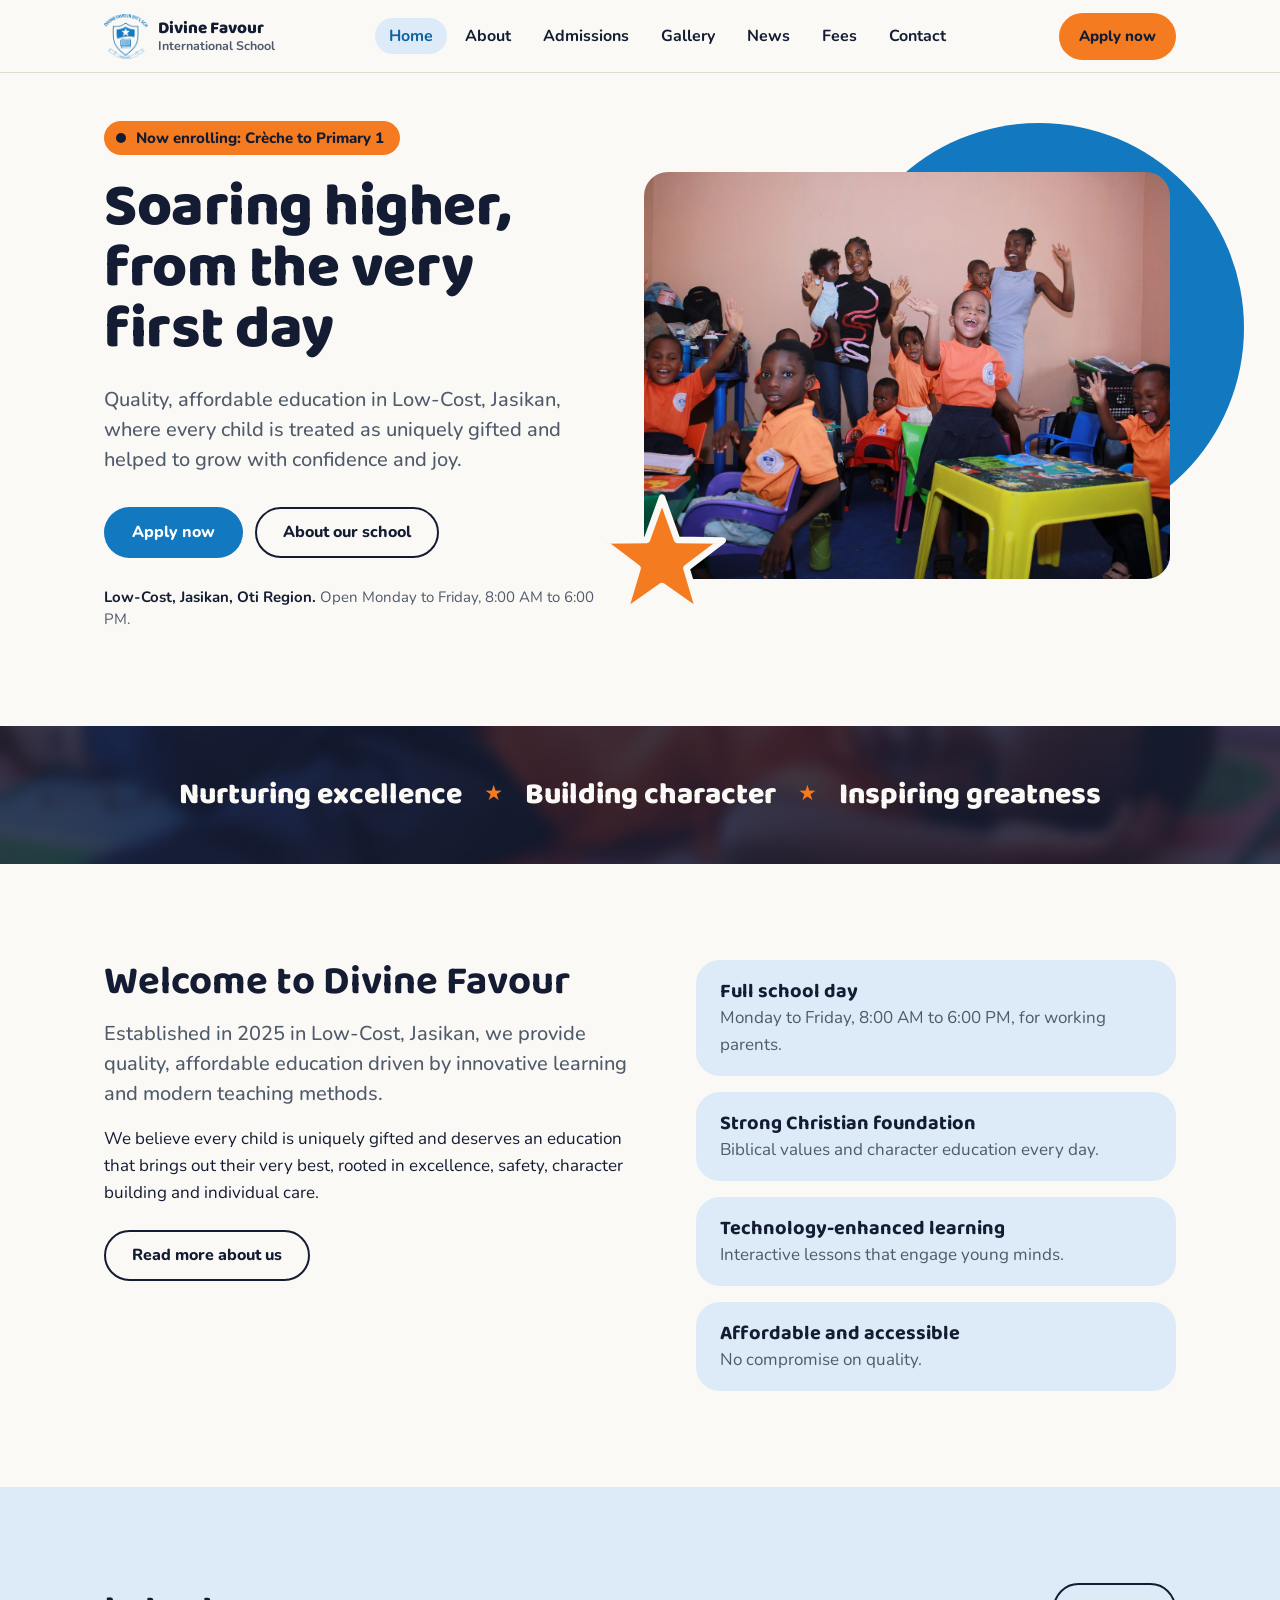
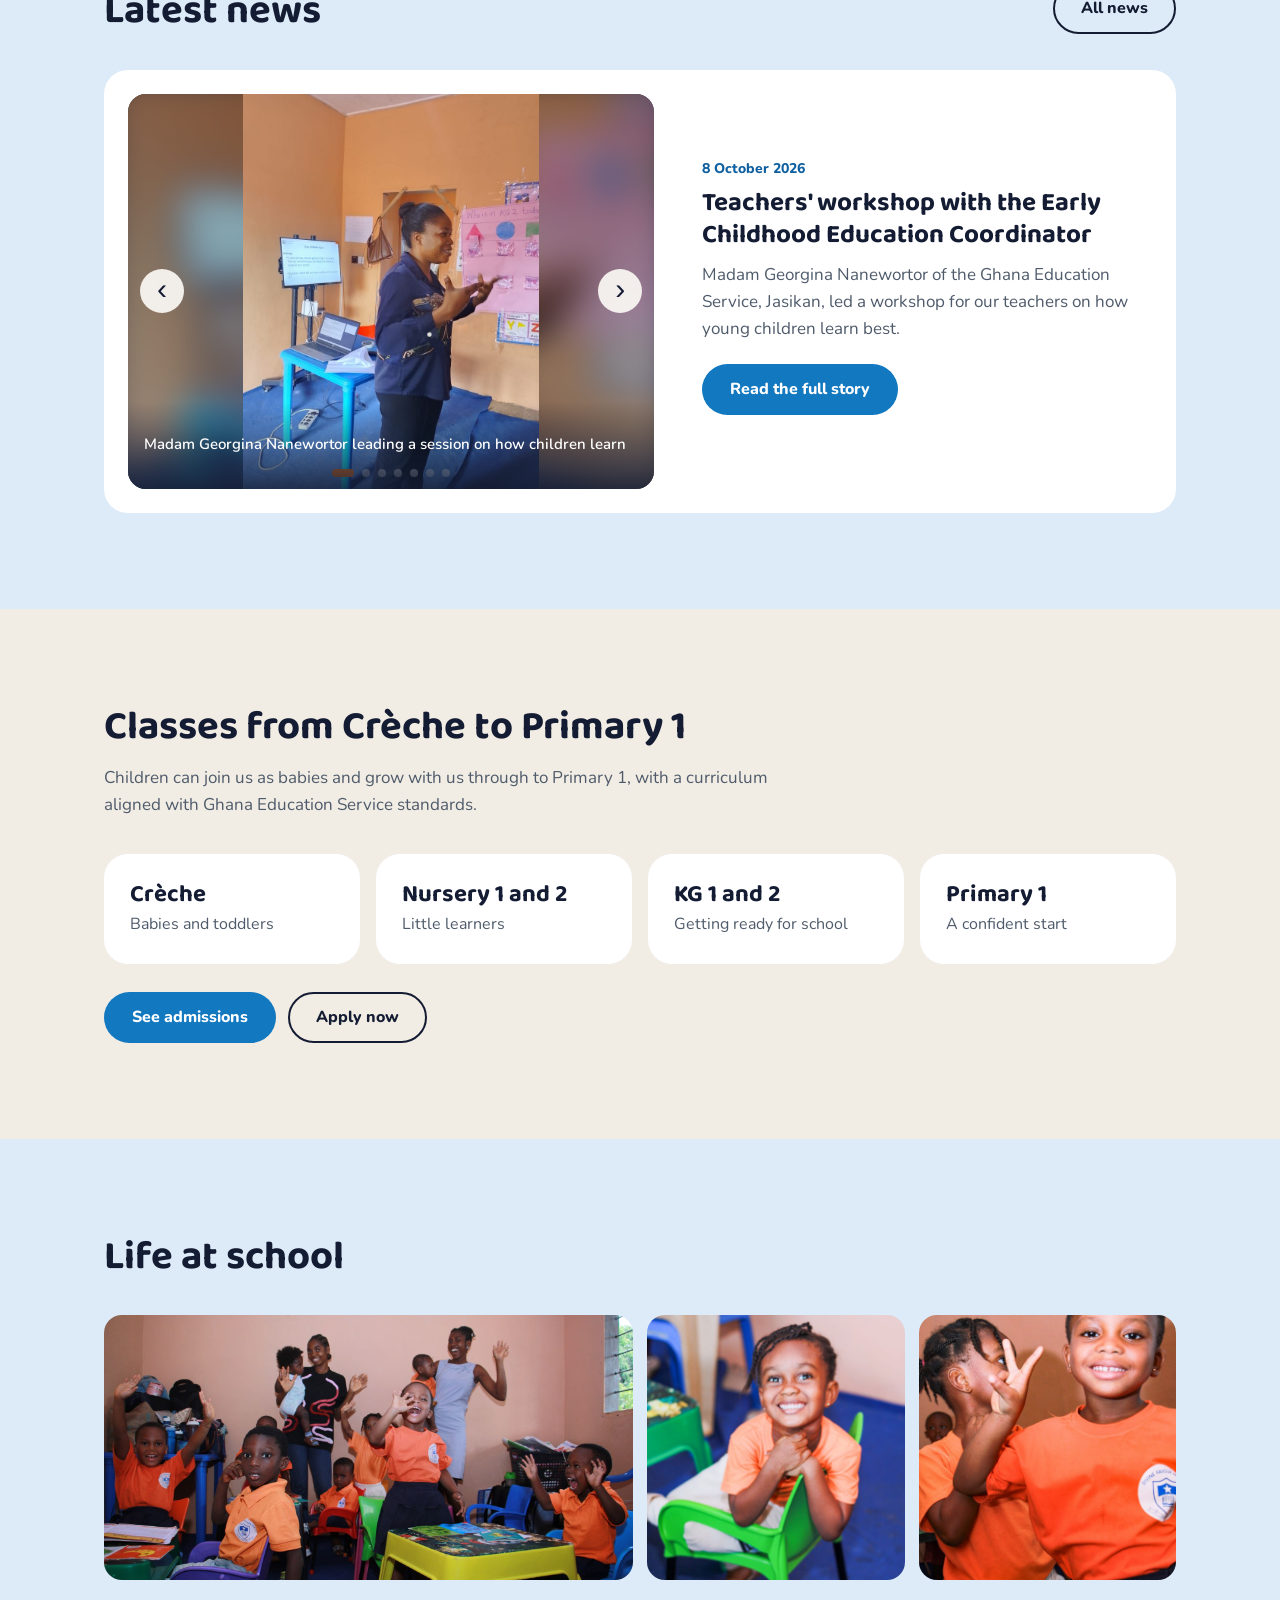
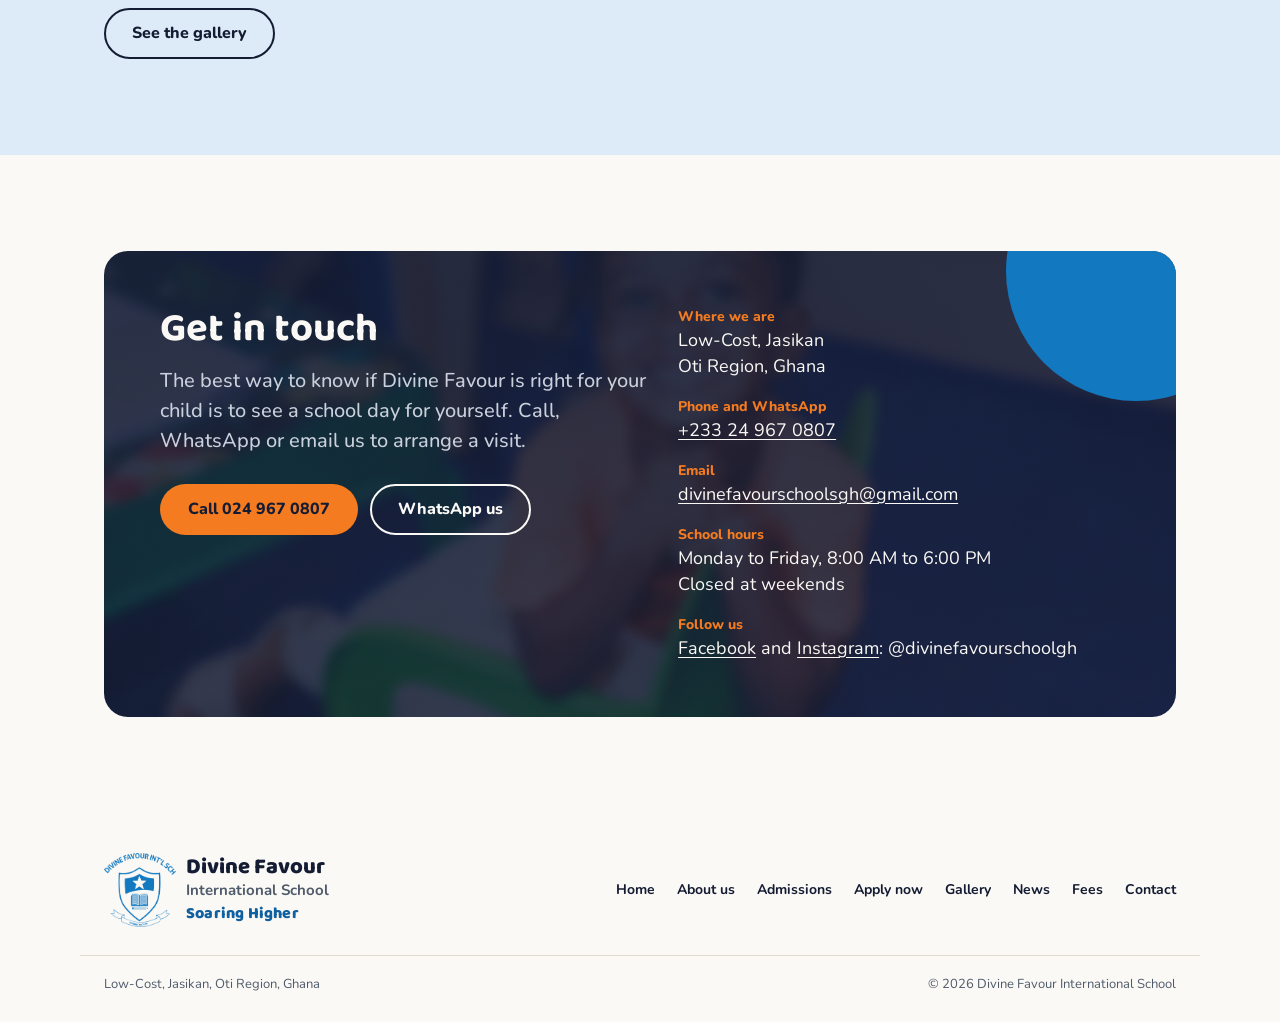
<file: index.html>
<!doctype html>
<html lang="en">
<head>
  <meta charset="utf-8">
  <meta name="viewport" content="width=device-width, initial-scale=1">
  <title>Divine Favour International School</title>
  <meta name="description" content="Divine Favour International School in Low-Cost, Jasikan, Oti Region, Ghana. Crèche, Nursery, KG and Primary 1. Now enrolling.">
  <meta property="og:title" content="Divine Favour International School">
  <meta property="og:description" content="Divine Favour International School in Low-Cost, Jasikan, Oti Region, Ghana. Crèche, Nursery, KG and Primary 1. Now enrolling.">
  <link rel="canonical" href="https://www.divinefavourschool.com/">
  <meta property="og:type" content="website">
  <meta property="og:url" content="https://www.divinefavourschool.com/">
  <meta property="og:site_name" content="Divine Favour International School">
  <meta property="og:image" content="https://www.divinefavourschool.com/assets/img/class-wave-2.jpg">
  <meta name="twitter:card" content="summary_large_image">
  <meta name="theme-color" content="#1278c0">
  <link rel="icon" type="image/png" href="assets/img/favicon.png">
  <link rel="preconnect" href="https://fonts.googleapis.com">
  <link rel="preconnect" href="https://fonts.gstatic.com" crossorigin>
  <link href="https://fonts.googleapis.com/css2?family=Baloo+2:wght@700;800&family=Nunito:ital,wght@0,400;0,500;0,600;0,700;0,800;1,600&display=swap" rel="stylesheet">
  <link rel="stylesheet" href="styles.css">
</head>
<body>
  <a class="skip" href="#main">Skip to content</a>

  <header class="site-header">
    <div class="wrap bar">
      <a class="brand" href="index.html" aria-label="Divine Favour International School, home">
        <img src="assets/img/crest.png" alt="" width="46" height="47">
        <span class="brand-text"><span class="brand-name">Divine Favour <span class="brand-line">International School</span></span></span>
      </a>
      <nav class="nav" aria-label="Main">
        <a href="index.html" aria-current="page">Home</a>
        <a href="about.html">About</a>
        <a href="admissions.html">Admissions</a>
        <a href="gallery.html">Gallery</a>
        <a href="news.html">News</a>
        <a href="fees.html">Fees</a>
        <a href="contact.html">Contact</a>
      </nav>
      <a class="btn btn-orange" href="admissions.html#apply">Apply now</a>
    </div>
    <nav class="subnav" aria-label="Pages">
      <a href="index.html" aria-current="page">Home</a>
      <a href="about.html">About</a>
      <a href="admissions.html">Admissions</a>
      <a href="gallery.html">Gallery</a>
      <a href="news.html">News</a>
      <a href="fees.html">Fees</a>
      <a href="contact.html">Contact</a>
    </nav>
    <script>(function(){var n=document.querySelector('.subnav'),a=n&&n.querySelector('[aria-current]');if(a)n.scrollLeft=a.offsetLeft-16;
      var top=function(){window.scrollTo(0,0);document.documentElement.scrollIntoView({block:'start'});};
      var noTarget=function(){var h=location.hash.slice(1);return !h||!document.getElementById(decodeURIComponent(h));};
      if(!location.hash)top();
      addEventListener('DOMContentLoaded',function(){if(noTarget()){top();setTimeout(top,60);setTimeout(top,300);}});
      addEventListener('pageshow',function(e){if(e.persisted&&noTarget())top();});})();</script>
  </header>

  <main id="main">
    <section class="hero" id="top">
      <div class="wrap hero-grid">
        <div>
          <p class="enrolling"><span class="dot" aria-hidden="true"></span>Now enrolling: Crèche to Primary 1</p>
          <h1>Soaring higher, from the very first day</h1>
          <p class="lead">Quality, affordable education in Low-Cost, Jasikan, where every child is treated as uniquely gifted and helped to grow with confidence and joy.</p>
          <div class="hero-actions">
            <a class="btn btn-blue" href="admissions.html#apply">Apply now</a>
            <a class="btn btn-line" href="about.html">About our school</a>
          </div>
          <p class="hero-meta"><strong>Low-Cost, Jasikan, Oti Region.</strong> Open Monday to Friday, 8:00 AM to 6:00 PM.</p>
        </div>
        <figure class="hero-figure">
          <img src="assets/img/class-wave-2.jpg" width="1600" height="1067" alt="Children in orange Divine Favour uniforms waving and laughing in their classroom with two of their teachers">
          <svg class="star" viewBox="0 0 100 100" aria-hidden="true"><path d="M50 5 L61.5 37 L96 37.5 L68.5 58.5 L78.5 92 L50 72 L21.5 92 L31.5 58.5 L4 37.5 L38.5 37 Z"/></svg>
        </figure>
      </div>
    </section>

    <section class="slogan-band" aria-label="Our slogan">
      <div class="wrap slogan">
        <p>Nurturing excellence</p>
        <p>Building character</p>
        <p>Inspiring greatness</p>
      </div>
    </section>

    <section class="section">
      <div class="wrap welcome">
        <div>
          <h2>Welcome to Divine Favour</h2>
          <p class="lead" style="margin-top:14px">Established in 2025 in Low-Cost, Jasikan, we provide quality, affordable education driven by innovative learning and modern teaching methods.</p>
          <p style="margin-top:16px">We believe every child is uniquely gifted and deserves an education that brings out their very best, rooted in excellence, safety, character building and individual care.</p>
          <div class="hero-actions"><a class="btn btn-line" href="about.html">Read more about us</a></div>
        </div>
        <ul class="home-points">
          <li><strong>Full school day</strong><span>Monday to Friday, 8:00 AM to 6:00 PM, for working parents.</span></li>
          <li><strong>Strong Christian foundation</strong><span>Biblical values and character education every day.</span></li>
          <li><strong>Technology-enhanced learning</strong><span>Interactive lessons that engage young minds.</span></li>
          <li><strong>Affordable and accessible</strong><span>No compromise on quality.</span></li>
        </ul>
      </div>
    </section>

    <section class="section band-sky" id="latest-news">
      <div class="wrap">
        <div class="section-head news-head">
          <h2>Latest news</h2>
          <a class="btn btn-line" href="news.html">All news</a>
        </div>
        <article class="news-feature">
          <div class="slideshow" data-autoplay>
            <div class="slides" tabindex="0" role="region" aria-label="Photos: Teachers' workshop with the Early Childhood Education Coordinator">
              <figure class="slide tall" style="--photo: url(assets/img/news/teachers-workshop-2026-10/01-session.jpg)"><img src="assets/img/news/teachers-workshop-2026-10/01-session.jpg" width="780" height="1040" alt="Madam Georgina Nanewortor leading a session on how children learn"><figcaption>Madam Georgina Nanewortor leading a session on how children learn</figcaption></figure>
              <figure class="slide tall" style="--photo: url(assets/img/news/teachers-workshop-2026-10/02-teachers-notes.jpg)"><img src="assets/img/news/teachers-workshop-2026-10/02-teachers-notes.jpg" width="780" height="1040" alt="Our teachers taking notes during the workshop" loading="lazy"><figcaption>Our teachers taking notes during the workshop</figcaption></figure>
              <figure class="slide"><img src="assets/img/news/teachers-workshop-2026-10/03-demonstration.jpg" width="1040" height="780" alt="Teachers demonstrating how a young child explores to learn" loading="lazy"><figcaption>Teachers demonstrating how a young child explores to learn</figcaption></figure>
              <figure class="slide tall" style="--photo: url(assets/img/news/teachers-workshop-2026-10/04-practical-ideas.jpg)"><img src="assets/img/news/teachers-workshop-2026-10/04-practical-ideas.jpg" width="780" height="1040" alt="Madam Nanewortor sharing ideas for a calm, stress-free classroom" loading="lazy"><figcaption>Madam Nanewortor sharing ideas for a calm, stress-free classroom</figcaption></figure>
              <figure class="slide tall" style="--photo: url(assets/img/news/teachers-workshop-2026-10/05-hierarchy-of-needs.jpg)"><img src="assets/img/news/teachers-workshop-2026-10/05-hierarchy-of-needs.jpg" width="780" height="1040" alt="Hierarchy of needs: from basic needs and safety to confidence and achievement" loading="lazy"><figcaption>Hierarchy of needs: from basic needs and safety to confidence and achievement</figcaption></figure>
              <figure class="slide"><img src="assets/img/news/teachers-workshop-2026-10/06-safety-and-security.jpg" width="1040" height="780" alt="Safety and security: keeping every child physically and emotionally safe" loading="lazy"><figcaption>Safety and security: keeping every child physically and emotionally safe</figcaption></figure>
              <figure class="slide"><img src="assets/img/news/teachers-workshop-2026-10/07-daily-plan.jpg" width="1040" height="780" alt="Planning the school day with a balanced daily plan" loading="lazy"><figcaption>Planning the school day with a balanced daily plan</figcaption></figure>
            </div>
            <button class="ss-btn ss-prev" type="button" aria-label="Previous photo">&#8249;</button>
            <button class="ss-btn ss-next" type="button" aria-label="Next photo">&#8250;</button>
            <div class="ss-dots" aria-hidden="true"></div>
          </div>
          <div class="news-text">
            <p class="news-date"><time datetime="2026-10-08">8 October 2026</time></p>
            <h3>Teachers' workshop with the Early Childhood Education Coordinator</h3>
            <p>Madam Georgina Nanewortor of the Ghana Education Service, Jasikan, led a workshop for our teachers on how young children learn best.</p>
            <div class="hero-actions"><a class="btn btn-blue" href="news.html#teachers-workshop-2026-10">Read the full story</a></div>
          </div>
        </article>
      </div>
    </section>

    <section class="section band-deep">
      <div class="wrap">
        <div class="section-head">
          <h2>Classes from Crèche to Primary 1</h2>
          <p>Children can join us as babies and grow with us through to Primary 1, with a curriculum aligned with Ghana Education Service standards.</p>
        </div>
        <ul class="class-strip">
          <li><a href="admissions.html#classes"><strong>Crèche</strong><span>Babies and toddlers</span></a></li>
          <li><a href="admissions.html#classes"><strong>Nursery 1 and 2</strong><span>Little learners</span></a></li>
          <li><a href="admissions.html#classes"><strong>KG 1 and 2</strong><span>Getting ready for school</span></a></li>
          <li><a href="admissions.html#classes"><strong>Primary 1</strong><span>A confident start</span></a></li>
        </ul>
        <div class="hero-actions">
          <a class="btn btn-blue" href="admissions.html">See admissions</a>
          <a class="btn btn-line" href="admissions.html#apply">Apply now</a>
        </div>
      </div>
    </section>

    <section class="section band-sky">
      <div class="wrap">
        <div class="section-head">
          <h2>Life at school</h2>
        </div>
        <div class="gallery">
          <div class="wide"><img src="assets/img/class-wave-3.jpg" width="1600" height="1067" loading="lazy" alt="Children and teachers waving happily in the classroom"></div>
          <div><img src="assets/img/green-chair.jpg" width="1600" height="1067" loading="lazy" alt="A smiling girl leaning on the back of a green chair"></div>
          <div><img src="assets/img/peace-sign.jpg" width="1067" height="1600" loading="lazy" alt="A girl in her school T-shirt smiling and making a peace sign"></div>
        </div>
        <div class="hero-actions"><a class="btn btn-line" href="gallery.html">See the gallery</a></div>
      </div>
    </section>

    <section class="section get-in-touch" id="get-in-touch">
      <div class="wrap">
        <div class="visit">
          <div>
            <h2>Get in touch</h2>
            <p class="lead">The best way to know if Divine Favour is right for your child is to see a school day for yourself. Call, WhatsApp or email us to arrange a visit.</p>
            <div class="hero-actions">
              <a class="btn btn-orange" href="tel:+233249670807">Call 024 967 0807</a>
              <a class="btn btn-light" href="https://wa.me/233249670807">WhatsApp us</a>
            </div>
          </div>
          <dl class="contact-list">
            <div><dt>Where we are</dt><dd class="v">Low-Cost, Jasikan<br>Oti Region, Ghana</dd></div>
            <div><dt>Phone and WhatsApp</dt><dd class="v"><a href="tel:+233249670807">+233 24 967 0807</a></dd></div>
            <div><dt>Email</dt><dd class="v"><a href="mailto:divinefavourschoolsgh@gmail.com">divinefavourschoolsgh<wbr>@gmail.com</a></dd></div>
            <div><dt>School hours</dt><dd class="v">Monday to Friday, 8:00 AM to 6:00 PM<br>Closed at weekends</dd></div>
            <div><dt>Follow us</dt><dd class="v"><a href="https://www.facebook.com/divinefavourschoolgh">Facebook</a> and <a href="https://www.instagram.com/divinefavourschoolgh">Instagram</a>: @divinefavourschoolgh</dd></div>
          </dl>
        </div>
      </div>
    </section>
  </main>

  <footer class="site-footer">
    <div class="wrap foot">
      <a class="brand brand-lg" href="index.html" aria-label="Divine Favour International School, home">
        <img src="assets/img/crest.png" alt="" width="72" height="74">
        <span class="brand-text"><span class="brand-name">Divine Favour <span class="brand-line">International School</span></span><span class="brand-motto">Soaring Higher</span></span>
      </a>
      <nav class="foot-links" aria-label="Footer">
        <a href="index.html">Home</a>
        <a href="about.html">About us</a>
        <a href="admissions.html">Admissions</a>
        <a href="admissions.html#apply">Apply now</a>
        <a href="gallery.html">Gallery</a>
        <a href="news.html">News</a>
        <a href="fees.html">Fees</a>
        <a href="contact.html">Contact</a>
      </nav>
    </div>
    <div class="wrap foot-base">
      <p>Low-Cost, Jasikan, Oti Region, Ghana</p>
      <p>© <span id="year">2026</span> Divine Favour International School</p>
      <script>document.getElementById('year').textContent = new Date().getFullYear();</script>
    </div>
  </footer>
  <script>
    (function () {
      var reduce = window.matchMedia('(prefers-reduced-motion: reduce)').matches;
      document.querySelectorAll('.slideshow').forEach(function (ss) {
        var track = ss.querySelector('.slides');
        if (!track) return;
        var slides = track.querySelectorAll('.slide'), dots = ss.querySelector('.ss-dots'), timer = null, paused = false;
        if (slides.length < 2) { ss.classList.add('single'); return; }
        slides.forEach(function (_, i) { var d = document.createElement('span'); dots.appendChild(d); });
        var current = function () { return Math.round(track.scrollLeft / track.clientWidth); };
        var go = function (i) { var n = slides.length; i = (i + n) % n; track.scrollTo({ left: i * track.clientWidth, behavior: reduce ? 'auto' : 'smooth' }); };
        var mark = function () { var c = current(); dots.querySelectorAll('span').forEach(function (d, i) { d.classList.toggle('on', i === c); }); };
        ss.querySelector('.ss-prev').addEventListener('click', function () { go(current() - 1); });
        ss.querySelector('.ss-next').addEventListener('click', function () { go(current() + 1); });
        track.addEventListener('scroll', function () { window.requestAnimationFrame(mark); });
        track.addEventListener('keydown', function (e) { if (e.key === 'ArrowRight') { e.preventDefault(); go(current() + 1); } if (e.key === 'ArrowLeft') { e.preventDefault(); go(current() - 1); } });
        mark();
        if (reduce || !ss.hasAttribute('data-autoplay')) return;
        ['mouseenter', 'focusin', 'touchstart'].forEach(function (ev) { ss.addEventListener(ev, function () { paused = true; }, { passive: true }); });
        ['mouseleave', 'focusout'].forEach(function (ev) { ss.addEventListener(ev, function () { paused = false; }); });
        timer = setInterval(function () { if (!paused && !document.hidden) go(current() + 1); }, 5000);
      });
    })();
  </script>
</body>
</html>
</file>
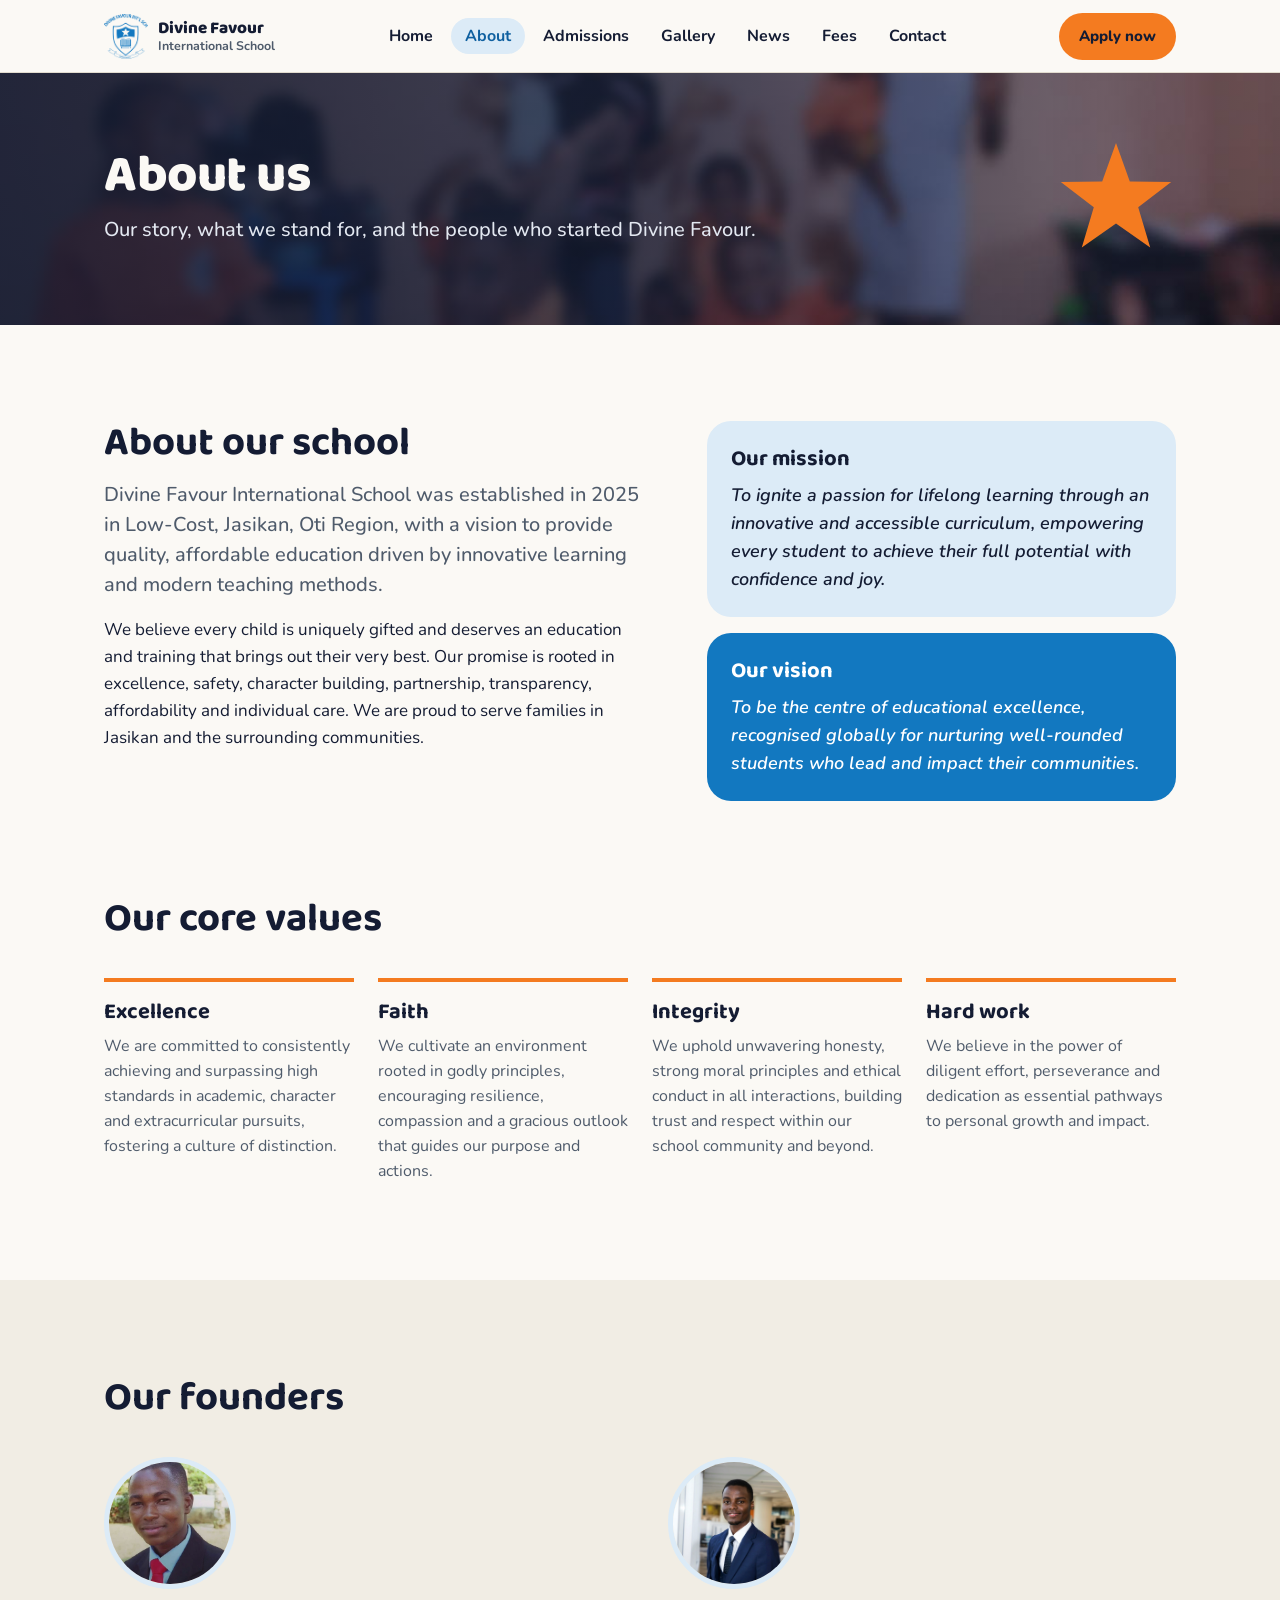
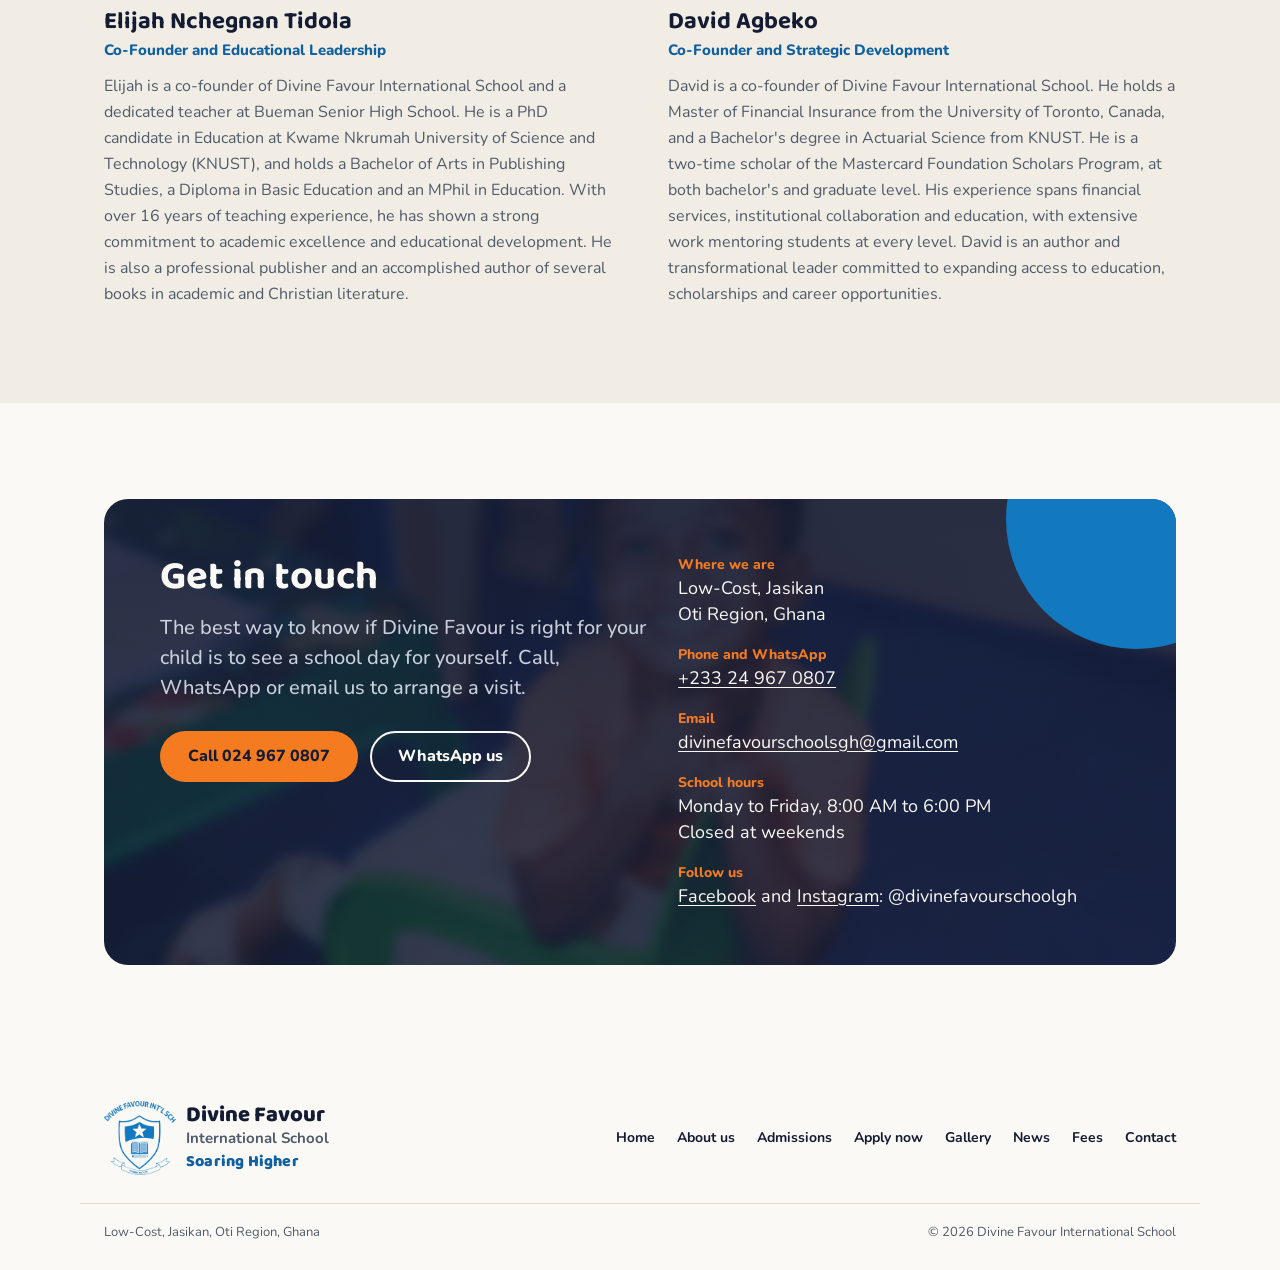
<file: about.html>
<!doctype html>
<html lang="en">
<head>
  <meta charset="utf-8">
  <meta name="viewport" content="width=device-width, initial-scale=1">
  <title>About us | Divine Favour International School</title>
  <meta name="description" content="About Divine Favour International School: our story, mission, vision, core values and founders.">
  <meta property="og:title" content="About us | Divine Favour International School">
  <meta property="og:description" content="About Divine Favour International School: our story, mission, vision, core values and founders.">
  <link rel="canonical" href="https://www.divinefavourschool.com/about.html">
  <meta property="og:type" content="website">
  <meta property="og:url" content="https://www.divinefavourschool.com/about.html">
  <meta property="og:site_name" content="Divine Favour International School">
  <meta property="og:image" content="https://www.divinefavourschool.com/assets/img/class-wave-2.jpg">
  <meta name="twitter:card" content="summary_large_image">
  <meta name="theme-color" content="#1278c0">
  <link rel="icon" type="image/png" href="assets/img/favicon.png">
  <link rel="preconnect" href="https://fonts.googleapis.com">
  <link rel="preconnect" href="https://fonts.gstatic.com" crossorigin>
  <link href="https://fonts.googleapis.com/css2?family=Baloo+2:wght@700;800&family=Nunito:ital,wght@0,400;0,500;0,600;0,700;0,800;1,600&display=swap" rel="stylesheet">
  <link rel="stylesheet" href="styles.css">
</head>
<body>
  <a class="skip" href="#main">Skip to content</a>

  <header class="site-header">
    <div class="wrap bar">
      <a class="brand" href="index.html" aria-label="Divine Favour International School, home">
        <img src="assets/img/crest.png" alt="" width="46" height="47">
        <span class="brand-text"><span class="brand-name">Divine Favour <span class="brand-line">International School</span></span></span>
      </a>
      <nav class="nav" aria-label="Main">
        <a href="index.html">Home</a>
        <a href="about.html" aria-current="page">About</a>
        <a href="admissions.html">Admissions</a>
        <a href="gallery.html">Gallery</a>
        <a href="news.html">News</a>
        <a href="fees.html">Fees</a>
        <a href="contact.html">Contact</a>
      </nav>
      <a class="btn btn-orange" href="admissions.html#apply">Apply now</a>
    </div>
    <nav class="subnav" aria-label="Pages">
      <a href="index.html">Home</a>
      <a href="about.html" aria-current="page">About</a>
      <a href="admissions.html">Admissions</a>
      <a href="gallery.html">Gallery</a>
      <a href="news.html">News</a>
      <a href="fees.html">Fees</a>
      <a href="contact.html">Contact</a>
    </nav>
    <script>(function(){var n=document.querySelector('.subnav'),a=n&&n.querySelector('[aria-current]');if(a)n.scrollLeft=a.offsetLeft-16;
      var top=function(){window.scrollTo(0,0);document.documentElement.scrollIntoView({block:'start'});};
      var noTarget=function(){var h=location.hash.slice(1);return !h||!document.getElementById(decodeURIComponent(h));};
      if(!location.hash)top();
      addEventListener('DOMContentLoaded',function(){if(noTarget()){top();setTimeout(top,60);setTimeout(top,300);}});
      addEventListener('pageshow',function(e){if(e.persisted&&noTarget())top();});})();</script>
  </header>

  <main id="main">
    <section class="page-hero" style="--hero-bg: url(assets/img/bg/about.jpg)">
      <div class="wrap page-hero-inner">
        <div>
          <h1>About us</h1>
          <p class="lead">Our story, what we stand for, and the people who started Divine Favour.</p>
        </div>
        <svg class="page-star" viewBox="0 0 100 100" aria-hidden="true"><path d="M50 5 L61.5 37 L96 37.5 L68.5 58.5 L78.5 92 L50 72 L21.5 92 L31.5 58.5 L4 37.5 L38.5 37 Z"/></svg>
      </div>
    </section>
    <section class="section" id="our-school">
      <div class="wrap about">
        <div>
          <h2>About our school</h2>
          <p class="lead" style="margin-top:14px">Divine Favour International School was established in 2025 in Low-Cost, Jasikan, Oti Region, with a vision to provide quality, affordable education driven by innovative learning and modern teaching methods.</p>
          <p style="margin-top:16px">We believe every child is uniquely gifted and deserves an education and training that brings out their very best. Our promise is rooted in excellence, safety, character building, partnership, transparency, affordability and individual care. We are proud to serve families in Jasikan and the surrounding communities.</p>
        </div>
        <div class="mv">
          <div class="mv-item">
            <h3>Our mission</h3>
            <p>To ignite a passion for lifelong learning through an innovative and accessible curriculum, empowering every student to achieve their full potential with confidence and joy.</p>
          </div>
          <div class="mv-item mv-vision">
            <h3>Our vision</h3>
            <p>To be the centre of educational excellence, recognised globally for nurturing well-rounded students who lead and impact their communities.</p>
          </div>
        </div>
      </div>

      <div class="wrap" style="margin-top: var(--section);">
        <div class="section-head">
          <h2>Our core values</h2>
        </div>
        <div class="values">
          <div class="value">
            <h3>Excellence</h3>
            <p>We are committed to consistently achieving and surpassing high standards in academic, character and extracurricular pursuits, fostering a culture of distinction.</p>
          </div>
          <div class="value">
            <h3>Faith</h3>
            <p>We cultivate an environment rooted in godly principles, encouraging resilience, compassion and a gracious outlook that guides our purpose and actions.</p>
          </div>
          <div class="value">
            <h3>Integrity</h3>
            <p>We uphold unwavering honesty, strong moral principles and ethical conduct in all interactions, building trust and respect within our school community and beyond.</p>
          </div>
          <div class="value">
            <h3>Hard work</h3>
            <p>We believe in the power of diligent effort, perseverance and dedication as essential pathways to personal growth and impact.</p>
          </div>
        </div>
      </div>
    </section>

    <section class="section band-deep" id="founders">
      <div class="wrap">
        <div class="section-head">
          <h2>Our founders</h2>
        </div>
        <div class="founders">
          <article class="founder">
            <img src="assets/img/founder-2.jpg" width="720" height="979" loading="lazy" alt="Portrait of Elijah Nchegnan Tidola">
            <div>
              <h3>Elijah Nchegnan Tidola</h3>
              <p class="role">Co-Founder and Educational Leadership</p>
              <p class="bio">Elijah is a co-founder of Divine Favour International School and a dedicated teacher at Bueman Senior High School. He is a PhD candidate in Education at Kwame Nkrumah University of Science and Technology (KNUST), and holds a Bachelor of Arts in Publishing Studies, a Diploma in Basic Education and an MPhil in Education. With over 16 years of teaching experience, he has shown a strong commitment to academic excellence and educational development. He is also a professional publisher and an accomplished author of several books in academic and Christian literature.</p>
            </div>
          </article>
          <article class="founder">
            <img src="assets/img/founder-1.jpg" width="1067" height="1600" loading="lazy" alt="Portrait of David Agbeko">
            <div>
              <h3>David Agbeko</h3>
              <p class="role">Co-Founder and Strategic Development</p>
              <p class="bio">David is a co-founder of Divine Favour International School. He holds a Master of Financial Insurance from the University of Toronto, Canada, and a Bachelor's degree in Actuarial Science from KNUST. He is a two-time scholar of the Mastercard Foundation Scholars Program, at both bachelor's and graduate level. His experience spans financial services, institutional collaboration and education, with extensive work mentoring students at every level. David is an author and transformational leader committed to expanding access to education, scholarships and career opportunities.</p>
            </div>
          </article>
        </div>
      </div>
    </section>
    <section class="section get-in-touch" id="get-in-touch">
      <div class="wrap">
        <div class="visit">
          <div>
            <h2>Get in touch</h2>
            <p class="lead">The best way to know if Divine Favour is right for your child is to see a school day for yourself. Call, WhatsApp or email us to arrange a visit.</p>
            <div class="hero-actions">
              <a class="btn btn-orange" href="tel:+233249670807">Call 024 967 0807</a>
              <a class="btn btn-light" href="https://wa.me/233249670807">WhatsApp us</a>
            </div>
          </div>
          <dl class="contact-list">
            <div><dt>Where we are</dt><dd class="v">Low-Cost, Jasikan<br>Oti Region, Ghana</dd></div>
            <div><dt>Phone and WhatsApp</dt><dd class="v"><a href="tel:+233249670807">+233 24 967 0807</a></dd></div>
            <div><dt>Email</dt><dd class="v"><a href="mailto:divinefavourschoolsgh@gmail.com">divinefavourschoolsgh<wbr>@gmail.com</a></dd></div>
            <div><dt>School hours</dt><dd class="v">Monday to Friday, 8:00 AM to 6:00 PM<br>Closed at weekends</dd></div>
            <div><dt>Follow us</dt><dd class="v"><a href="https://www.facebook.com/divinefavourschoolgh">Facebook</a> and <a href="https://www.instagram.com/divinefavourschoolgh">Instagram</a>: @divinefavourschoolgh</dd></div>
          </dl>
        </div>
      </div>
    </section>
  </main>

  <footer class="site-footer">
    <div class="wrap foot">
      <a class="brand brand-lg" href="index.html" aria-label="Divine Favour International School, home">
        <img src="assets/img/crest.png" alt="" width="72" height="74">
        <span class="brand-text"><span class="brand-name">Divine Favour <span class="brand-line">International School</span></span><span class="brand-motto">Soaring Higher</span></span>
      </a>
      <nav class="foot-links" aria-label="Footer">
        <a href="index.html">Home</a>
        <a href="about.html">About us</a>
        <a href="admissions.html">Admissions</a>
        <a href="admissions.html#apply">Apply now</a>
        <a href="gallery.html">Gallery</a>
        <a href="news.html">News</a>
        <a href="fees.html">Fees</a>
        <a href="contact.html">Contact</a>
      </nav>
    </div>
    <div class="wrap foot-base">
      <p>Low-Cost, Jasikan, Oti Region, Ghana</p>
      <p>© <span id="year">2026</span> Divine Favour International School</p>
      <script>document.getElementById('year').textContent = new Date().getFullYear();</script>
    </div>
  </footer>
</body>
</html>
</file>
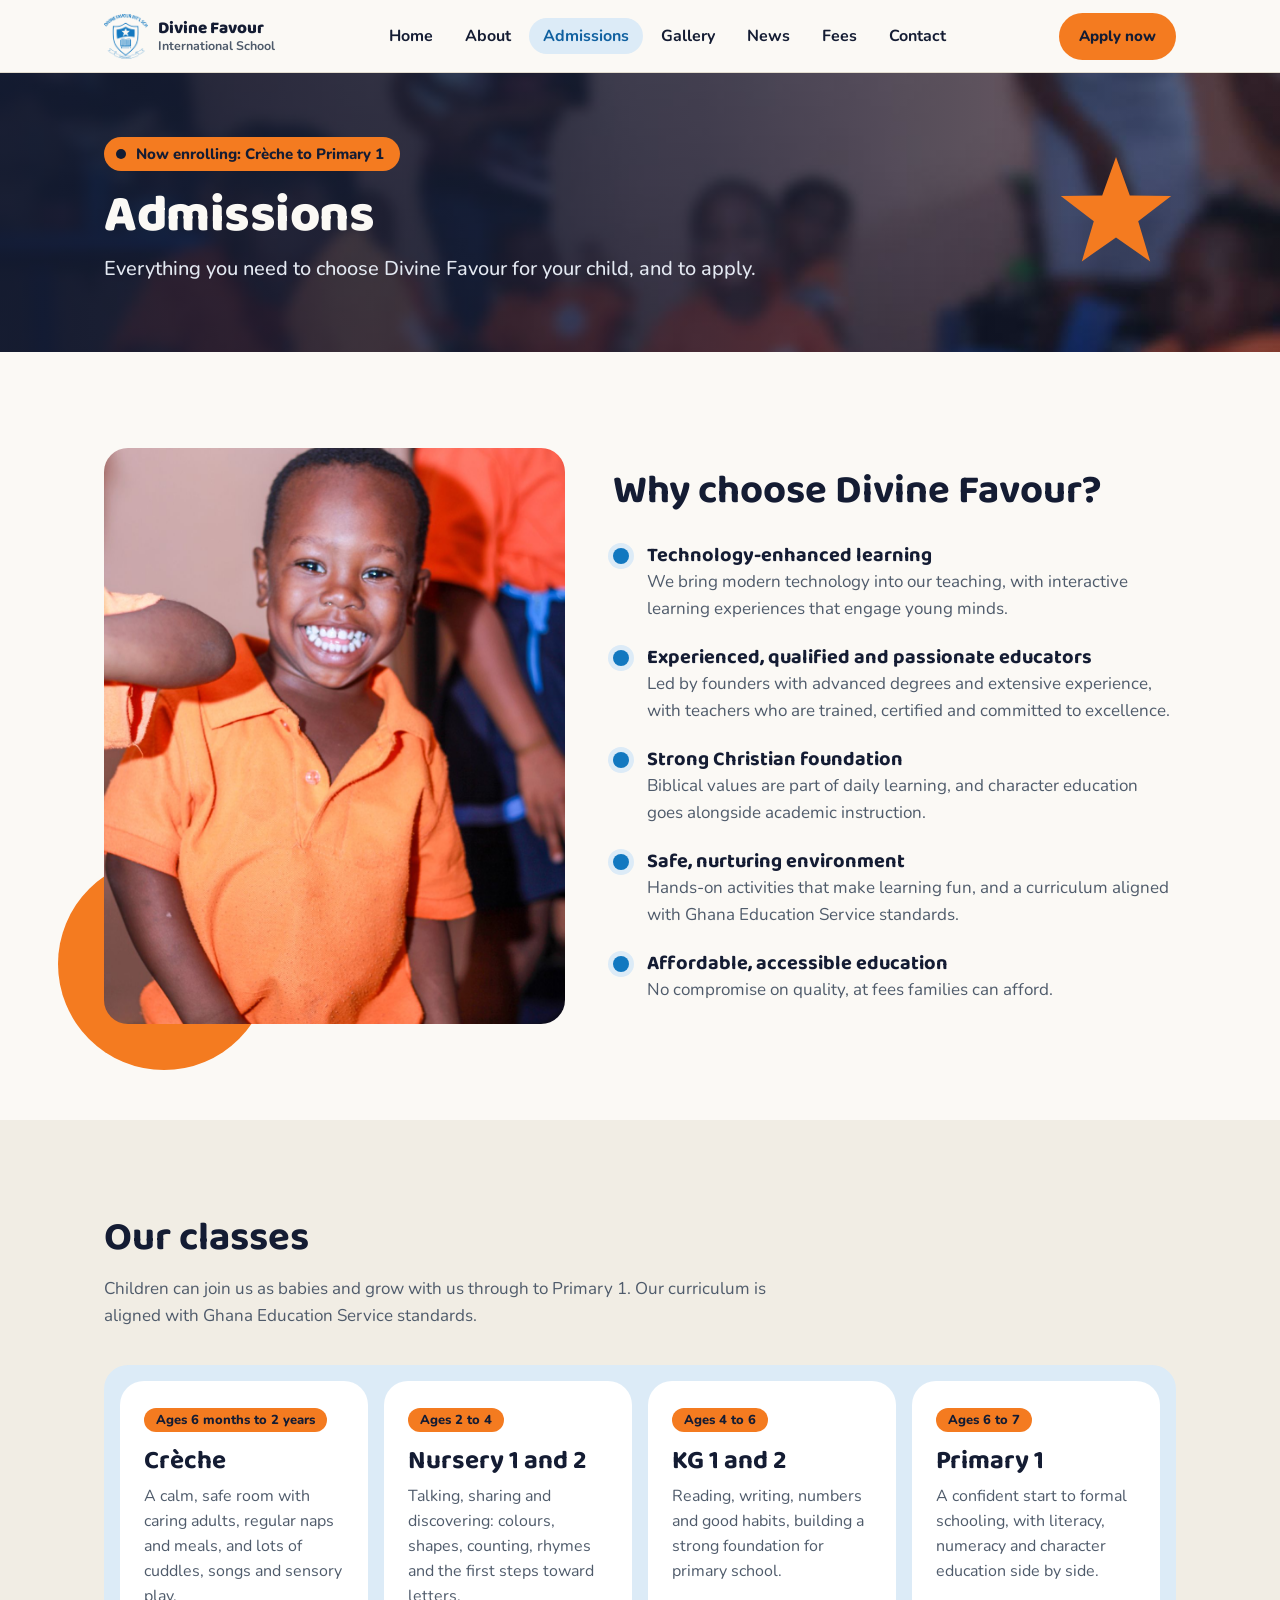
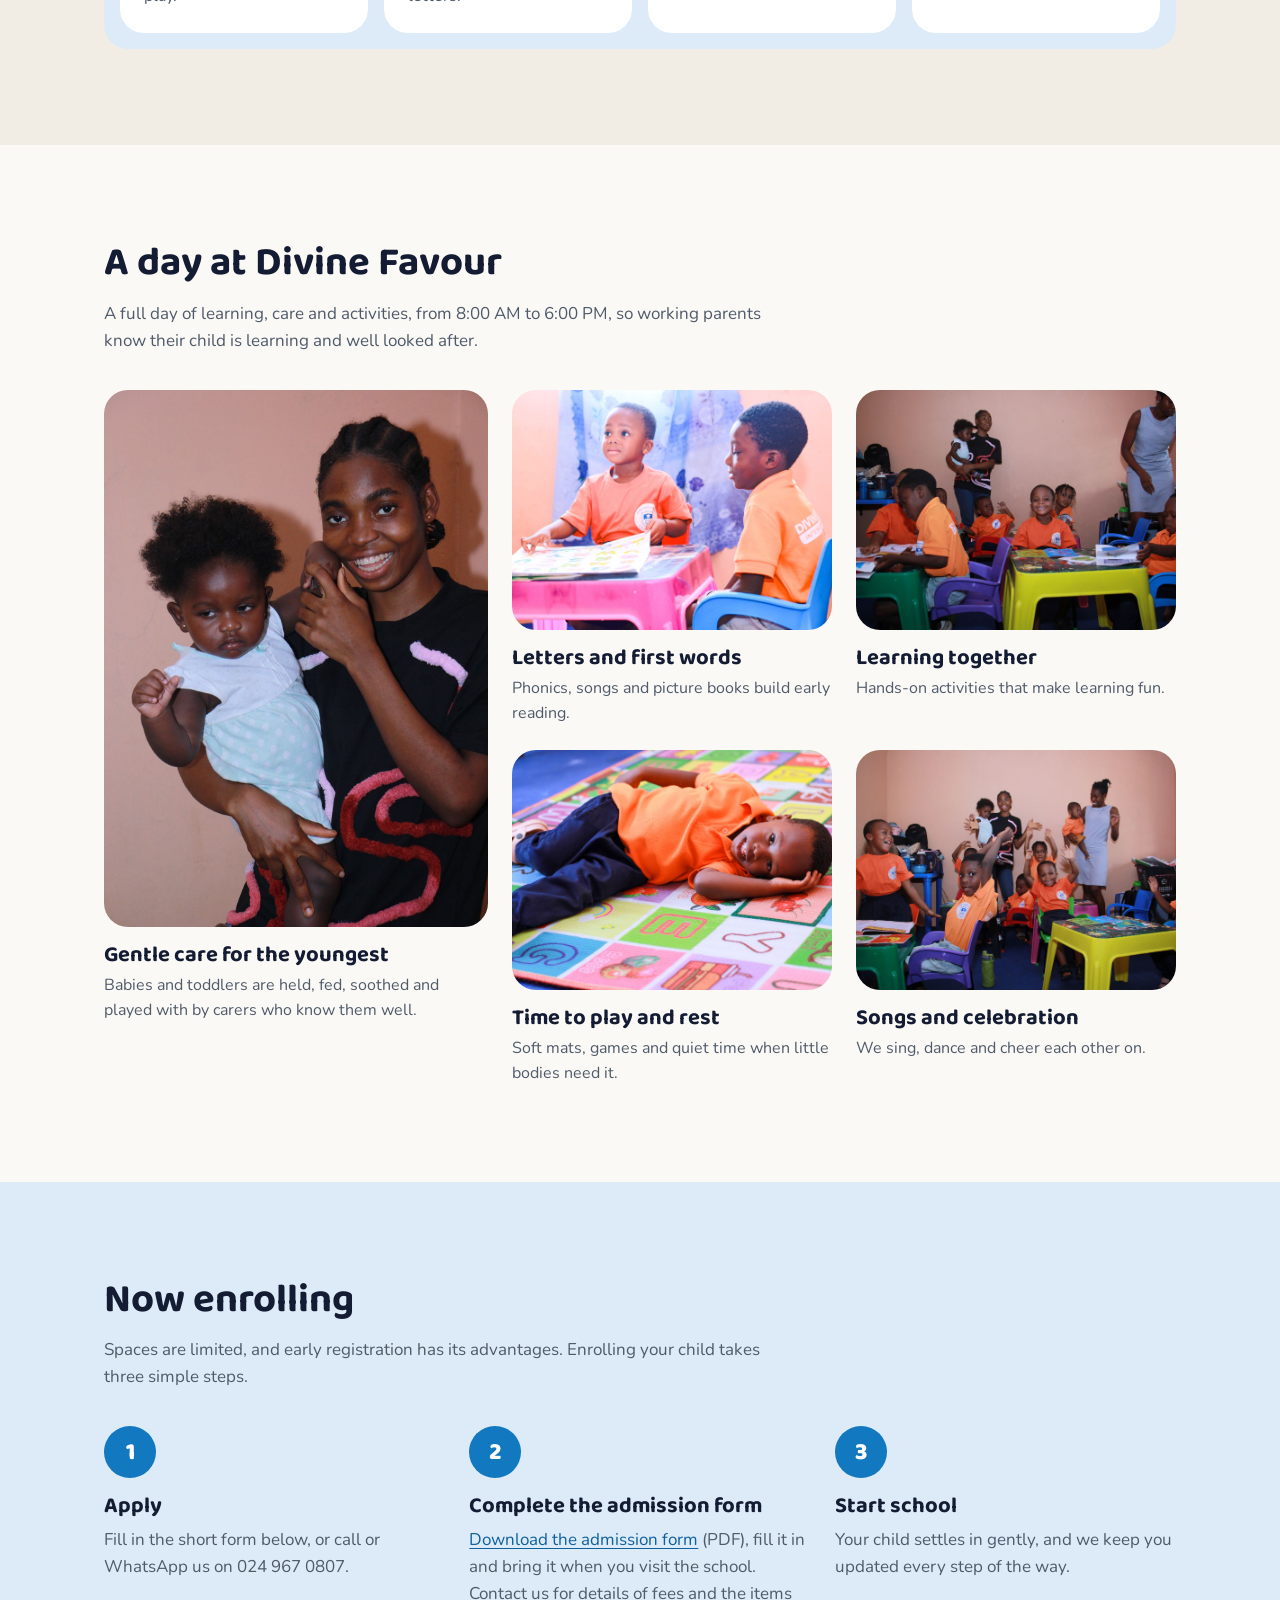
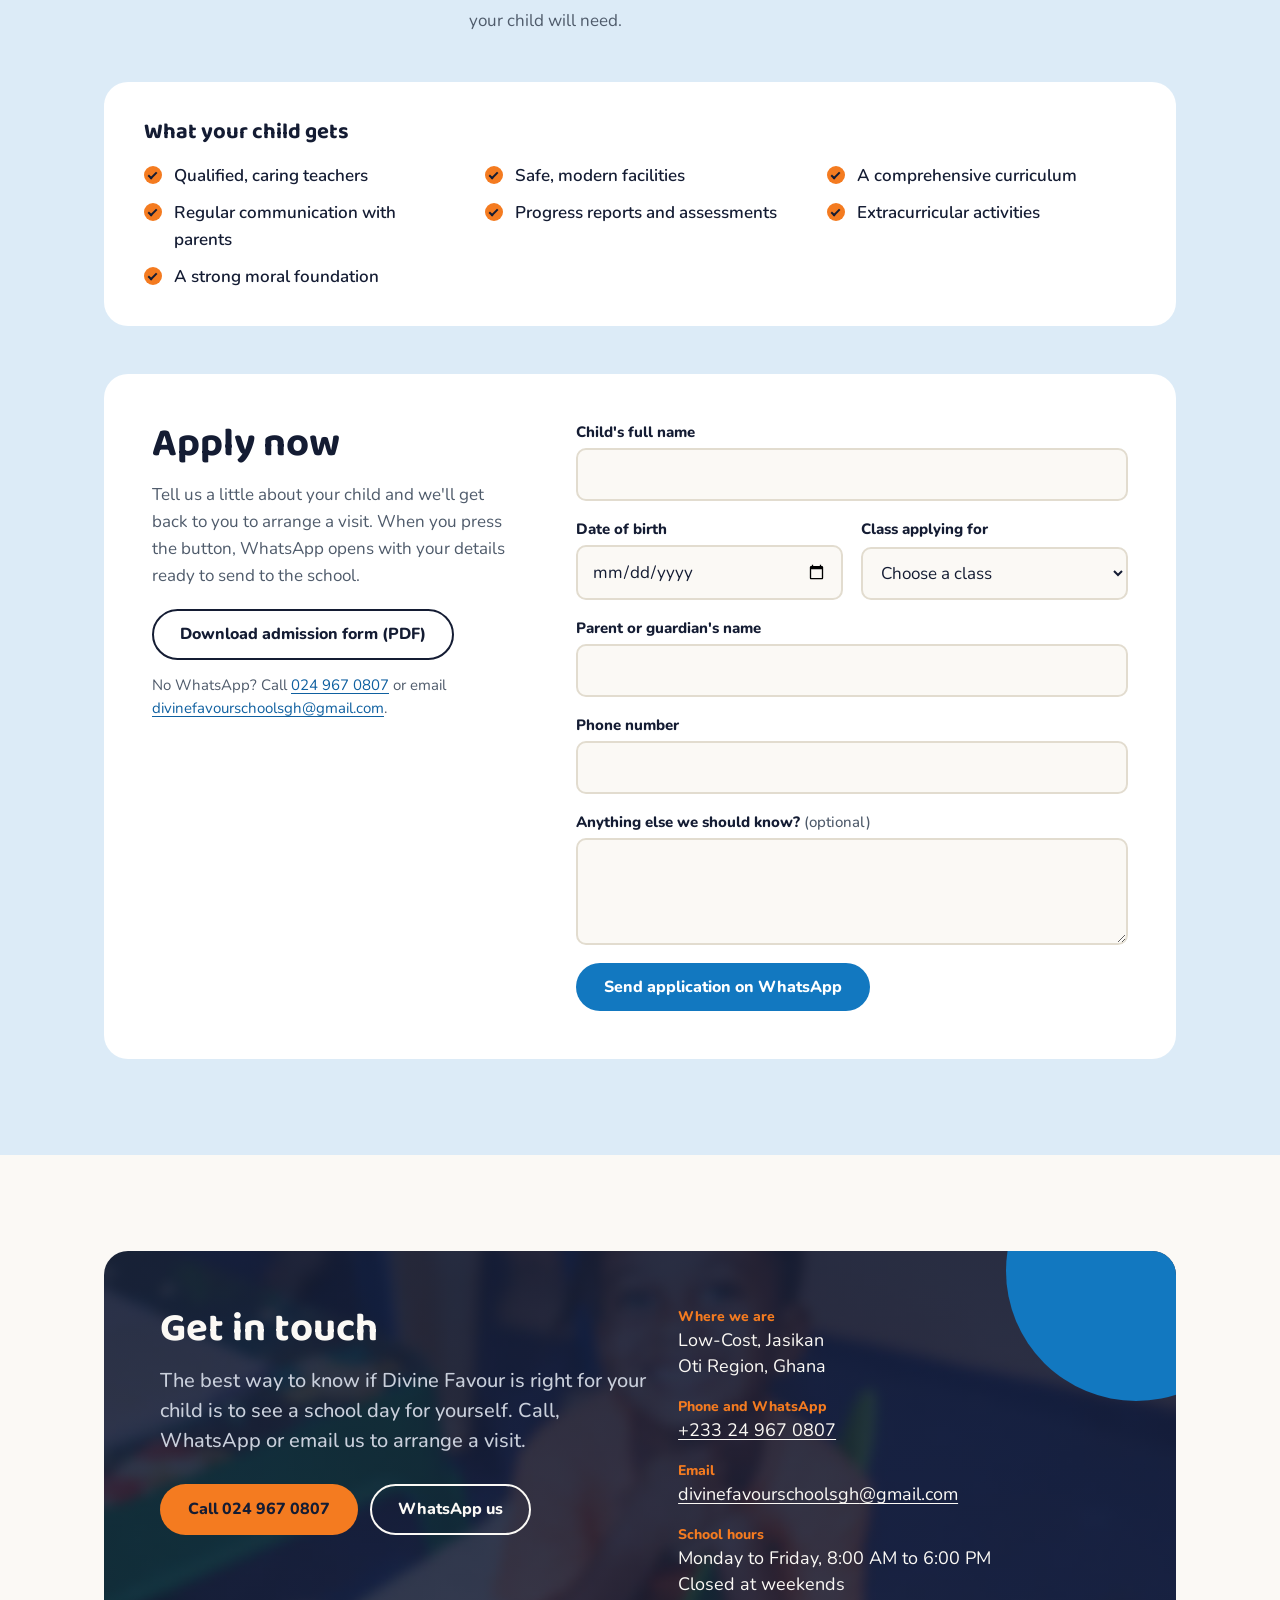
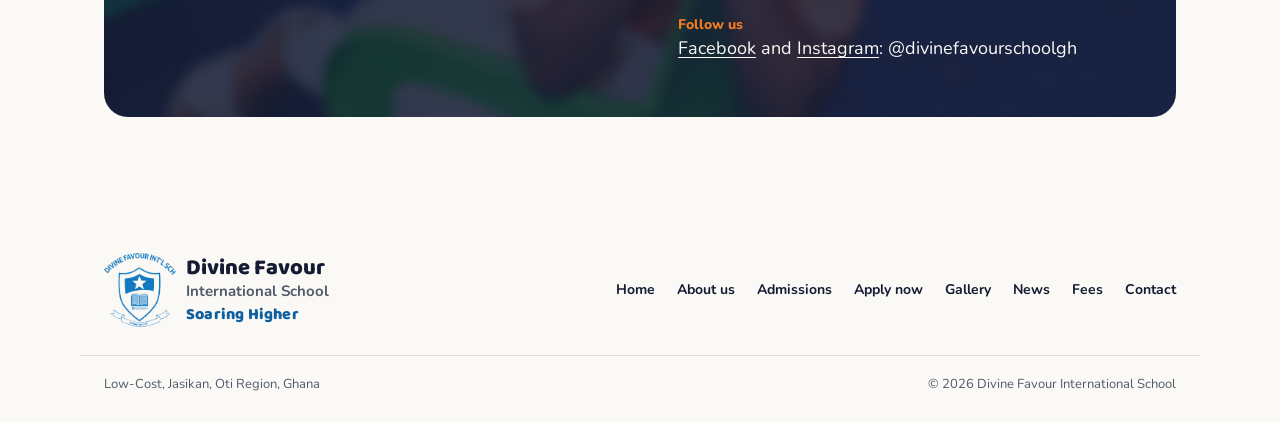
<file: admissions.html>
<!doctype html>
<html lang="en">
<head>
  <meta charset="utf-8">
  <meta name="viewport" content="width=device-width, initial-scale=1">
  <title>Admissions | Divine Favour International School</title>
  <meta name="description" content="Admissions at Divine Favour International School: why choose us, our classes from Crèche to Primary 1, a day at school, and how to apply.">
  <meta property="og:title" content="Admissions | Divine Favour International School">
  <meta property="og:description" content="Admissions at Divine Favour International School: why choose us, our classes from Crèche to Primary 1, a day at school, and how to apply.">
  <link rel="canonical" href="https://www.divinefavourschool.com/admissions.html">
  <meta property="og:type" content="website">
  <meta property="og:url" content="https://www.divinefavourschool.com/admissions.html">
  <meta property="og:site_name" content="Divine Favour International School">
  <meta property="og:image" content="https://www.divinefavourschool.com/assets/img/class-wave-2.jpg">
  <meta name="twitter:card" content="summary_large_image">
  <meta name="theme-color" content="#1278c0">
  <link rel="icon" type="image/png" href="assets/img/favicon.png">
  <link rel="preconnect" href="https://fonts.googleapis.com">
  <link rel="preconnect" href="https://fonts.gstatic.com" crossorigin>
  <link href="https://fonts.googleapis.com/css2?family=Baloo+2:wght@700;800&family=Nunito:ital,wght@0,400;0,500;0,600;0,700;0,800;1,600&display=swap" rel="stylesheet">
  <link rel="stylesheet" href="styles.css">
</head>
<body>
  <a class="skip" href="#main">Skip to content</a>

  <header class="site-header">
    <div class="wrap bar">
      <a class="brand" href="index.html" aria-label="Divine Favour International School, home">
        <img src="assets/img/crest.png" alt="" width="46" height="47">
        <span class="brand-text"><span class="brand-name">Divine Favour <span class="brand-line">International School</span></span></span>
      </a>
      <nav class="nav" aria-label="Main">
        <a href="index.html">Home</a>
        <a href="about.html">About</a>
        <a href="admissions.html" aria-current="page">Admissions</a>
        <a href="gallery.html">Gallery</a>
        <a href="news.html">News</a>
        <a href="fees.html">Fees</a>
        <a href="contact.html">Contact</a>
      </nav>
      <a class="btn btn-orange" href="admissions.html#apply">Apply now</a>
    </div>
    <nav class="subnav" aria-label="Pages">
      <a href="index.html">Home</a>
      <a href="about.html">About</a>
      <a href="admissions.html" aria-current="page">Admissions</a>
      <a href="gallery.html">Gallery</a>
      <a href="news.html">News</a>
      <a href="fees.html">Fees</a>
      <a href="contact.html">Contact</a>
    </nav>
    <script>(function(){var n=document.querySelector('.subnav'),a=n&&n.querySelector('[aria-current]');if(a)n.scrollLeft=a.offsetLeft-16;
      var top=function(){window.scrollTo(0,0);document.documentElement.scrollIntoView({block:'start'});};
      var noTarget=function(){var h=location.hash.slice(1);return !h||!document.getElementById(decodeURIComponent(h));};
      if(!location.hash)top();
      addEventListener('DOMContentLoaded',function(){if(noTarget()){top();setTimeout(top,60);setTimeout(top,300);}});
      addEventListener('pageshow',function(e){if(e.persisted&&noTarget())top();});})();</script>
  </header>

  <main id="main">
    <section class="page-hero" style="--hero-bg: url(assets/img/bg/admissions.jpg)">
      <div class="wrap page-hero-inner">
        <div>
          <p class="enrolling"><span class="dot" aria-hidden="true"></span>Now enrolling: Crèche to Primary 1</p>
          <h1>Admissions</h1>
          <p class="lead">Everything you need to choose Divine Favour for your child, and to apply.</p>
        </div>
        <svg class="page-star" viewBox="0 0 100 100" aria-hidden="true"><path d="M50 5 L61.5 37 L96 37.5 L68.5 58.5 L78.5 92 L50 72 L21.5 92 L31.5 58.5 L4 37.5 L38.5 37 Z"/></svg>
      </div>
    </section>
    <section class="section" id="why">
      <div class="wrap promise">
        <div class="promise-photo">
          <img src="assets/img/big-smile.jpg" width="1067" height="1600" loading="lazy" alt="A young boy in an orange school polo shirt smiling widely">
        </div>
        <div>
          <h2>Why choose Divine Favour?</h2>
          <ul class="points">
            <li><strong>Technology-enhanced learning</strong><span>We bring modern technology into our teaching, with interactive learning experiences that engage young minds.</span></li>
            <li><strong>Experienced, qualified and passionate educators</strong><span>Led by founders with advanced degrees and extensive experience, with teachers who are trained, certified and committed to excellence.</span></li>
            <li><strong>Strong Christian foundation</strong><span>Biblical values are part of daily learning, and character education goes alongside academic instruction.</span></li>
            <li><strong>Safe, nurturing environment</strong><span>Hands-on activities that make learning fun, and a curriculum aligned with Ghana Education Service standards.</span></li>
            <li><strong>Affordable, accessible education</strong><span>No compromise on quality, at fees families can afford.</span></li>
          </ul>
        </div>
      </div>
    </section>

    <section class="section band-deep" id="classes">
      <div class="wrap">
        <div class="section-head">
          <h2>Our classes</h2>
          <p>Children can join us as babies and grow with us through to Primary 1. Our curriculum is aligned with Ghana Education Service standards.</p>
        </div>
        <!-- Age ranges below are placeholders: update them to the school's actual ages. -->
        <div class="classes band-sky">
          <div class="class-item">
            <span class="tag">Ages 6 months to 2 years</span>
            <h3>Crèche</h3>
            <p>A calm, safe room with caring adults, regular naps and meals, and lots of cuddles, songs and sensory play.</p>
          </div>
          <div class="class-item">
            <span class="tag">Ages 2 to 4</span>
            <h3>Nursery 1 and 2</h3>
            <p>Talking, sharing and discovering: colours, shapes, counting, rhymes and the first steps toward letters.</p>
          </div>
          <div class="class-item">
            <span class="tag">Ages 4 to 6</span>
            <h3>KG 1 and 2</h3>
            <p>Reading, writing, numbers and good habits, building a strong foundation for primary school.</p>
          </div>
          <div class="class-item">
            <span class="tag">Ages 6 to 7</span>
            <h3>Primary 1</h3>
            <p>A confident start to formal schooling, with literacy, numeracy and character education side by side.</p>
          </div>
        </div>
      </div>
    </section>

    <section class="section" id="day">
      <div class="wrap">
        <div class="section-head">
          <h2>A day at Divine Favour</h2>
          <p>A full day of learning, care and activities, from 8:00 AM to 6:00 PM, so working parents know their child is learning and well looked after.</p>
        </div>
        <div class="day">
          <article class="moment">
            <img src="assets/img/carer-and-baby.jpg" width="1067" height="1600" loading="lazy" alt="A smiling carer holding a baby">
            <h3>Gentle care for the youngest</h3>
            <p>Babies and toddlers are held, fed, soothed and played with by carers who know them well.</p>
          </article>
          <article class="moment">
            <img src="assets/img/alphabet-chart.jpg" width="1600" height="1067" loading="lazy" alt="Two children reading an alphabet chart together at a table">
            <h3>Letters and first words</h3>
            <p>Phonics, songs and picture books build early reading.</p>
          </article>
          <article class="moment">
            <img src="assets/img/reading-time.jpg" width="1600" height="1067" loading="lazy" alt="Children reading books at colourful tables while a teacher helps">
            <h3>Learning together</h3>
            <p>Hands-on activities that make learning fun.</p>
          </article>
          <article class="moment">
            <img src="assets/img/play-mat.jpg" width="1600" height="1067" loading="lazy" alt="A young boy resting on a colourful alphabet play mat">
            <h3>Time to play and rest</h3>
            <p>Soft mats, games and quiet time when little bodies need it.</p>
          </article>
          <article class="moment">
            <img src="assets/img/class-wave-1.jpg" width="1600" height="1067" loading="lazy" alt="A class of children raising their hands and cheering">
            <h3>Songs and celebration</h3>
            <p>We sing, dance and cheer each other on.</p>
          </article>
        </div>
      </div>
    </section>

    <section class="section band-sky" id="enrol">
      <div class="wrap">
        <div class="section-head">
          <h2>Now enrolling</h2>
          <p>Spaces are limited, and early registration has its advantages. Enrolling your child takes three simple steps.</p>
        </div>
        <ol class="steps">
          <li><h3>Apply</h3><p>Fill in the short form below, or call or WhatsApp us on 024 967 0807.</p></li>
          <li><h3>Complete the admission form</h3><p><a href="assets/docs/divine-favour-admission-form.pdf" download>Download the admission form</a> (PDF), fill it in and bring it when you visit the school. Contact us for details of fees and the items your child will need.</p></li>
          <li><h3>Start school</h3><p>Your child settles in gently, and we keep you updated every step of the way.</p></li>
        </ol>

        <div class="offer">
          <h3>What your child gets</h3>
          <ul class="ticks">
            <li>Qualified, caring teachers</li>
            <li>Safe, modern facilities</li>
            <li>A comprehensive curriculum</li>
            <li>Regular communication with parents</li>
            <li>Progress reports and assessments</li>
            <li>Extracurricular activities</li>
            <li>A strong moral foundation</li>
          </ul>
        </div>

        <div class="apply" id="apply">
          <div class="apply-intro">
            <h2>Apply now</h2>
            <p>Tell us a little about your child and we'll get back to you to arrange a visit. When you press the button, WhatsApp opens with your details ready to send to the school.</p>
            <a class="btn btn-line download" href="assets/docs/divine-favour-admission-form.pdf" download>Download admission form (PDF)</a>
            <p class="apply-alt">No WhatsApp? Call <a href="tel:+233249670807">024 967 0807</a> or email <a href="mailto:divinefavourschoolsgh@gmail.com">divinefavourschoolsgh<wbr>@gmail.com</a>.</p>
          </div>
          <form class="apply-form" id="apply-form" novalidate>
            <div class="field">
              <label for="child-name">Child's full name</label>
              <input id="child-name" name="child" type="text" autocomplete="off" required>
            </div>
            <div class="field-row">
              <div class="field">
                <label for="child-dob">Date of birth</label>
                <input id="child-dob" name="dob" type="date" required>
              </div>
              <div class="field">
                <label for="child-class">Class applying for</label>
                <select id="child-class" name="class" required>
                  <option value="">Choose a class</option>
                  <option>Crèche</option>
                  <option>Nursery 1</option>
                  <option>Nursery 2</option>
                  <option>KG 1</option>
                  <option>KG 2</option>
                  <option>Primary 1</option>
                </select>
              </div>
            </div>
            <div class="field">
              <label for="parent-name">Parent or guardian's name</label>
              <input id="parent-name" name="parent" type="text" autocomplete="name" required>
            </div>
            <div class="field">
              <label for="parent-phone">Phone number</label>
              <input id="parent-phone" name="phone" type="tel" autocomplete="tel" inputmode="tel" required>
            </div>
            <div class="field">
              <label for="apply-note">Anything else we should know? <span class="optional">(optional)</span></label>
              <textarea id="apply-note" name="note" rows="3"></textarea>
            </div>
            <p class="form-error" id="apply-error" role="alert" hidden>Please fill in every field before sending.</p>
            <button class="btn btn-blue" type="submit">Send application on WhatsApp</button>
          </form>
        </div>
      </div>
    </section>
    <section class="section get-in-touch" id="get-in-touch">
      <div class="wrap">
        <div class="visit">
          <div>
            <h2>Get in touch</h2>
            <p class="lead">The best way to know if Divine Favour is right for your child is to see a school day for yourself. Call, WhatsApp or email us to arrange a visit.</p>
            <div class="hero-actions">
              <a class="btn btn-orange" href="tel:+233249670807">Call 024 967 0807</a>
              <a class="btn btn-light" href="https://wa.me/233249670807">WhatsApp us</a>
            </div>
          </div>
          <dl class="contact-list">
            <div><dt>Where we are</dt><dd class="v">Low-Cost, Jasikan<br>Oti Region, Ghana</dd></div>
            <div><dt>Phone and WhatsApp</dt><dd class="v"><a href="tel:+233249670807">+233 24 967 0807</a></dd></div>
            <div><dt>Email</dt><dd class="v"><a href="mailto:divinefavourschoolsgh@gmail.com">divinefavourschoolsgh<wbr>@gmail.com</a></dd></div>
            <div><dt>School hours</dt><dd class="v">Monday to Friday, 8:00 AM to 6:00 PM<br>Closed at weekends</dd></div>
            <div><dt>Follow us</dt><dd class="v"><a href="https://www.facebook.com/divinefavourschoolgh">Facebook</a> and <a href="https://www.instagram.com/divinefavourschoolgh">Instagram</a>: @divinefavourschoolgh</dd></div>
          </dl>
        </div>
      </div>
    </section>
  </main>

  <footer class="site-footer">
    <div class="wrap foot">
      <a class="brand brand-lg" href="index.html" aria-label="Divine Favour International School, home">
        <img src="assets/img/crest.png" alt="" width="72" height="74">
        <span class="brand-text"><span class="brand-name">Divine Favour <span class="brand-line">International School</span></span><span class="brand-motto">Soaring Higher</span></span>
      </a>
      <nav class="foot-links" aria-label="Footer">
        <a href="index.html">Home</a>
        <a href="about.html">About us</a>
        <a href="admissions.html">Admissions</a>
        <a href="admissions.html#apply">Apply now</a>
        <a href="gallery.html">Gallery</a>
        <a href="news.html">News</a>
        <a href="fees.html">Fees</a>
        <a href="contact.html">Contact</a>
      </nav>
    </div>
    <div class="wrap foot-base">
      <p>Low-Cost, Jasikan, Oti Region, Ghana</p>
      <p>© <span id="year">2026</span> Divine Favour International School</p>
      <script>document.getElementById('year').textContent = new Date().getFullYear();</script>
    </div>
  </footer>
  <script>
    (function () {
      var form = document.getElementById('apply-form');
      var error = document.getElementById('apply-error');
      form.addEventListener('submit', function (e) {
        e.preventDefault();
        var f = form.elements;
        var required = ['child', 'dob', 'class', 'parent', 'phone'];
        var missing = required.filter(function (n) { return !f[n].value.trim(); });
        required.forEach(function (n) { f[n].setAttribute('aria-invalid', missing.indexOf(n) > -1 ? 'true' : 'false'); });
        if (missing.length) { error.hidden = false; f[missing[0]].focus(); return; }
        error.hidden = true;
        var dob = f.dob.value ? new Date(f.dob.value + 'T00:00:00').toLocaleDateString('en-GB', { day: 'numeric', month: 'long', year: 'numeric' }) : '';
        var lines = [
          'Hello Divine Favour, I would like to apply for admission.',
          '',
          "Child's name: " + f.child.value.trim(),
          'Date of birth: ' + dob,
          'Class: ' + f['class'].value,
          'Parent or guardian: ' + f.parent.value.trim(),
          'Phone: ' + f.phone.value.trim()
        ];
        if (f.note.value.trim()) lines.push('Note: ' + f.note.value.trim());
        window.open('https://wa.me/233249670807?text=' + encodeURIComponent(lines.join('\n')), '_blank', 'noopener');
      });
    })();
  </script>
</body>
</html>
</file>
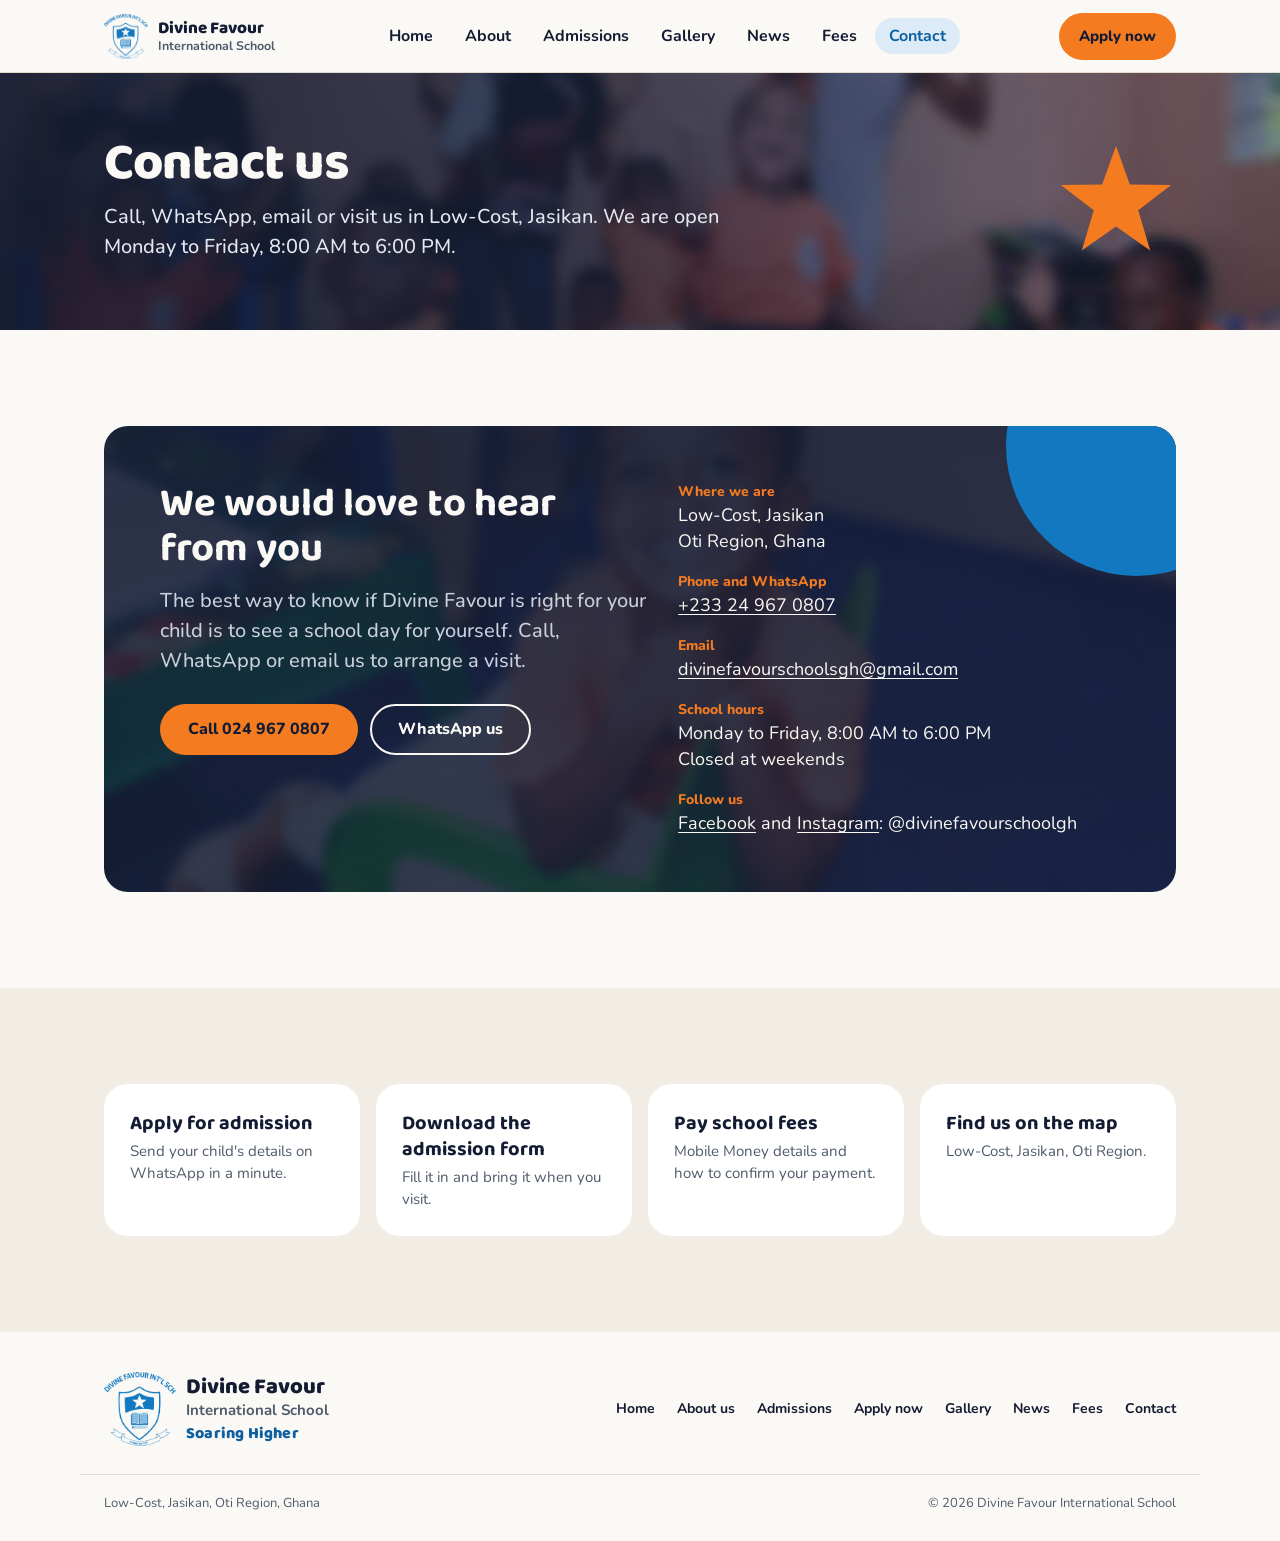
<file: contact.html>
<!doctype html>
<html lang="en">
<head>
  <meta charset="utf-8">
  <meta name="viewport" content="width=device-width, initial-scale=1">
  <title>Contact us | Divine Favour International School</title>
  <meta name="description" content="Contact Divine Favour International School: phone and WhatsApp 024 967 0807, email, location and school hours.">
  <meta property="og:title" content="Contact us | Divine Favour International School">
  <meta property="og:description" content="Contact Divine Favour International School: phone and WhatsApp 024 967 0807, email, location and school hours.">
  <link rel="canonical" href="https://www.divinefavourschool.com/contact.html">
  <meta property="og:type" content="website">
  <meta property="og:url" content="https://www.divinefavourschool.com/contact.html">
  <meta property="og:site_name" content="Divine Favour International School">
  <meta property="og:image" content="https://www.divinefavourschool.com/assets/img/class-wave-2.jpg">
  <meta name="twitter:card" content="summary_large_image">
  <meta name="theme-color" content="#1278c0">
  <link rel="icon" type="image/png" href="assets/img/favicon.png">
  <link rel="preconnect" href="https://fonts.googleapis.com">
  <link rel="preconnect" href="https://fonts.gstatic.com" crossorigin>
  <link href="https://fonts.googleapis.com/css2?family=Baloo+2:wght@700;800&family=Nunito:ital,wght@0,400;0,500;0,600;0,700;0,800;1,600&display=swap" rel="stylesheet">
  <link rel="stylesheet" href="styles.css">
</head>
<body>
  <a class="skip" href="#main">Skip to content</a>

  <header class="site-header">
    <div class="wrap bar">
      <a class="brand" href="index.html" aria-label="Divine Favour International School, home">
        <img src="assets/img/crest.png" alt="" width="46" height="47">
        <span class="brand-text"><span class="brand-name">Divine Favour <span class="brand-line">International School</span></span></span>
      </a>
      <nav class="nav" aria-label="Main">
        <a href="index.html">Home</a>
        <a href="about.html">About</a>
        <a href="admissions.html">Admissions</a>
        <a href="gallery.html">Gallery</a>
        <a href="news.html">News</a>
        <a href="fees.html">Fees</a>
        <a href="contact.html" aria-current="page">Contact</a>
      </nav>
      <a class="btn btn-orange" href="admissions.html#apply">Apply now</a>
    </div>
    <nav class="subnav" aria-label="Pages">
      <a href="index.html">Home</a>
      <a href="about.html">About</a>
      <a href="admissions.html">Admissions</a>
      <a href="gallery.html">Gallery</a>
      <a href="news.html">News</a>
      <a href="fees.html">Fees</a>
      <a href="contact.html" aria-current="page">Contact</a>
    </nav>
    <script>(function(){var n=document.querySelector('.subnav'),a=n&&n.querySelector('[aria-current]');if(a)n.scrollLeft=a.offsetLeft-16;
      var top=function(){window.scrollTo(0,0);document.documentElement.scrollIntoView({block:'start'});};
      var noTarget=function(){var h=location.hash.slice(1);return !h||!document.getElementById(decodeURIComponent(h));};
      if(!location.hash)top();
      addEventListener('DOMContentLoaded',function(){if(noTarget()){top();setTimeout(top,60);setTimeout(top,300);}});
      addEventListener('pageshow',function(e){if(e.persisted&&noTarget())top();});})();</script>
  </header>

  <main id="main">
    <section class="page-hero" style="--hero-bg: url(assets/img/bg/contact.jpg)">
      <div class="wrap page-hero-inner">
        <div>
          <h1>Contact us</h1>
          <p class="lead">Call, WhatsApp, email or visit us in Low-Cost, Jasikan. We are open Monday to Friday, 8:00 AM to 6:00 PM.</p>
        </div>
        <svg class="page-star" viewBox="0 0 100 100" aria-hidden="true"><path d="M50 5 L61.5 37 L96 37.5 L68.5 58.5 L78.5 92 L50 72 L21.5 92 L31.5 58.5 L4 37.5 L38.5 37 Z"/></svg>
      </div>
    </section>
    <section class="section">
      <div class="wrap">
        <div class="visit">
          <div>
            <h2>We would love to hear from you</h2>
            <p class="lead">The best way to know if Divine Favour is right for your child is to see a school day for yourself. Call, WhatsApp or email us to arrange a visit.</p>
            <div class="hero-actions">
              <a class="btn btn-orange" href="tel:+233249670807">Call 024 967 0807</a>
              <a class="btn btn-light" href="https://wa.me/233249670807">WhatsApp us</a>
            </div>
          </div>
          <dl class="contact-list">
            <div><dt>Where we are</dt><dd class="v">Low-Cost, Jasikan<br>Oti Region, Ghana</dd></div>
            <div><dt>Phone and WhatsApp</dt><dd class="v"><a href="tel:+233249670807">+233 24 967 0807</a></dd></div>
            <div><dt>Email</dt><dd class="v"><a href="mailto:divinefavourschoolsgh@gmail.com">divinefavourschoolsgh<wbr>@gmail.com</a></dd></div>
            <div><dt>School hours</dt><dd class="v">Monday to Friday, 8:00 AM to 6:00 PM<br>Closed at weekends</dd></div>
            <div><dt>Follow us</dt><dd class="v"><a href="https://www.facebook.com/divinefavourschoolgh">Facebook</a> and <a href="https://www.instagram.com/divinefavourschoolgh">Instagram</a>: @divinefavourschoolgh</dd></div>
          </dl>
        </div>
      </div>
    </section>
    <section class="section band-deep">
      <div class="wrap quick">
        <a class="quick-item" href="admissions.html#apply"><strong>Apply for admission</strong><span>Send your child's details on WhatsApp in a minute.</span></a>
        <a class="quick-item" href="assets/docs/divine-favour-admission-form.pdf" download><strong>Download the admission form</strong><span>Fill it in and bring it when you visit.</span></a>
        <a class="quick-item" href="fees.html"><strong>Pay school fees</strong><span>Mobile Money details and how to confirm your payment.</span></a>
        <a class="quick-item" href="https://www.google.com/maps/search/?api=1&amp;query=Jasikan%2C%20Oti%20Region%2C%20Ghana"><strong>Find us on the map</strong><span>Low-Cost, Jasikan, Oti Region.</span></a>
      </div>
    </section>

  </main>

  <footer class="site-footer">
    <div class="wrap foot">
      <a class="brand brand-lg" href="index.html" aria-label="Divine Favour International School, home">
        <img src="assets/img/crest.png" alt="" width="72" height="74">
        <span class="brand-text"><span class="brand-name">Divine Favour <span class="brand-line">International School</span></span><span class="brand-motto">Soaring Higher</span></span>
      </a>
      <nav class="foot-links" aria-label="Footer">
        <a href="index.html">Home</a>
        <a href="about.html">About us</a>
        <a href="admissions.html">Admissions</a>
        <a href="admissions.html#apply">Apply now</a>
        <a href="gallery.html">Gallery</a>
        <a href="news.html">News</a>
        <a href="fees.html">Fees</a>
        <a href="contact.html">Contact</a>
      </nav>
    </div>
    <div class="wrap foot-base">
      <p>Low-Cost, Jasikan, Oti Region, Ghana</p>
      <p>© <span id="year">2026</span> Divine Favour International School</p>
      <script>document.getElementById('year').textContent = new Date().getFullYear();</script>
    </div>
  </footer>
</body>
</html>
</file>
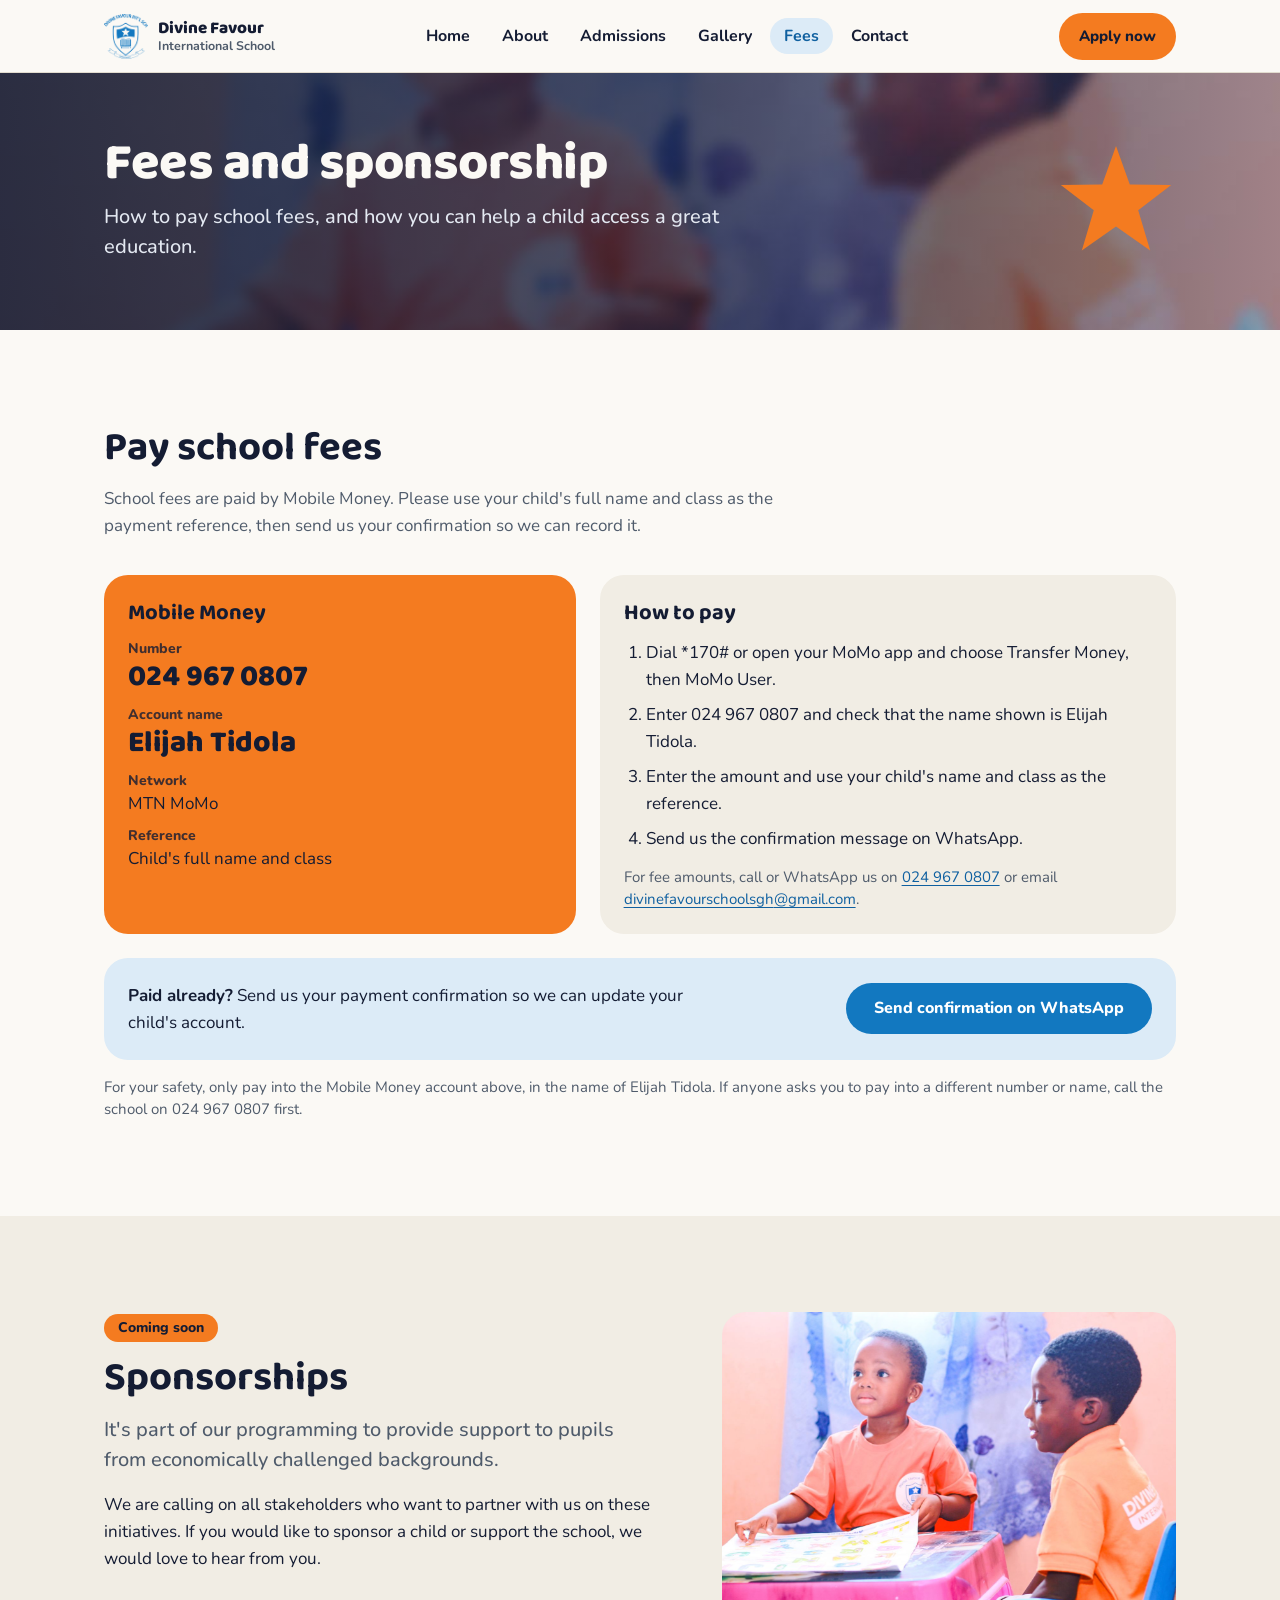
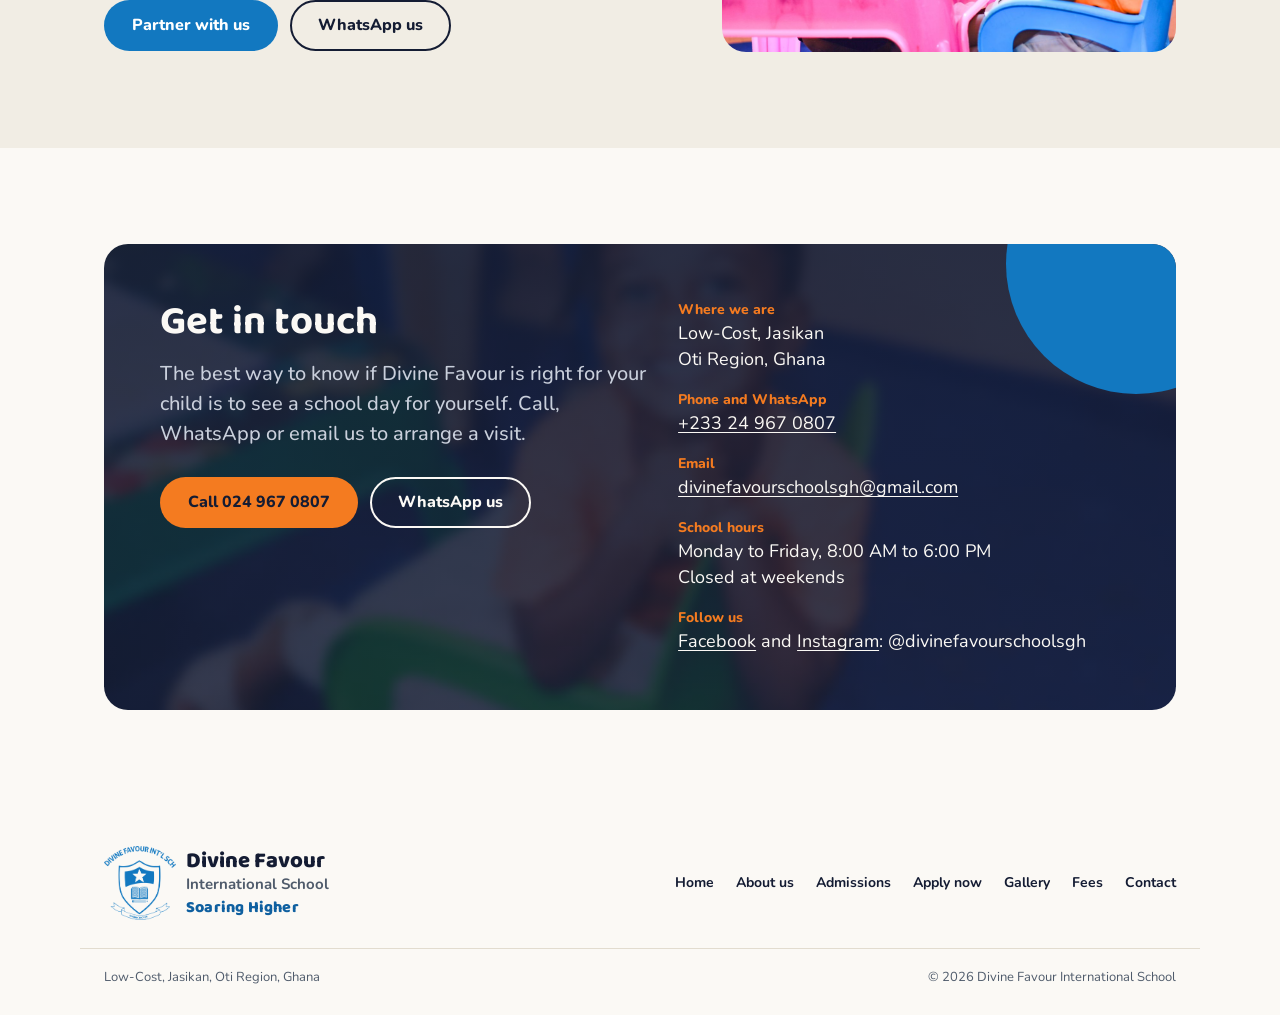
<file: fees.html>
<!doctype html>
<html lang="en">
<head>
  <meta charset="utf-8">
  <meta name="viewport" content="width=device-width, initial-scale=1">
  <title>Fees and sponsorship | Divine Favour International School</title>
  <meta name="description" content="Pay school fees at Divine Favour International School by Mobile Money, and learn about our upcoming sponsorship programme.">
  <meta property="og:title" content="Fees and sponsorship | Divine Favour International School">
  <meta property="og:description" content="Pay school fees at Divine Favour International School by Mobile Money, and learn about our upcoming sponsorship programme.">
  <link rel="canonical" href="https://www.divinefavourschool.com/fees.html">
  <meta property="og:type" content="website">
  <meta property="og:url" content="https://www.divinefavourschool.com/fees.html">
  <meta property="og:site_name" content="Divine Favour International School">
  <meta property="og:image" content="https://www.divinefavourschool.com/assets/img/class-wave-2.jpg">
  <meta name="twitter:card" content="summary_large_image">
  <meta name="theme-color" content="#1278c0">
  <link rel="icon" type="image/png" href="assets/img/favicon.png">
  <link rel="preconnect" href="https://fonts.googleapis.com">
  <link rel="preconnect" href="https://fonts.gstatic.com" crossorigin>
  <link href="https://fonts.googleapis.com/css2?family=Baloo+2:wght@700;800&family=Nunito:ital,wght@0,400;0,500;0,600;0,700;0,800;1,600&display=swap" rel="stylesheet">
  <link rel="stylesheet" href="styles.css">
</head>
<body>
  <a class="skip" href="#main">Skip to content</a>

  <header class="site-header">
    <div class="wrap bar">
      <a class="brand" href="index.html" aria-label="Divine Favour International School, home">
        <img src="assets/img/crest.png" alt="" width="46" height="47">
        <span class="brand-text"><span class="brand-name">Divine Favour <span class="brand-line">International School</span></span></span>
      </a>
      <nav class="nav" aria-label="Main">
        <a href="index.html">Home</a>
        <a href="about.html">About</a>
        <a href="admissions.html">Admissions</a>
        <a href="gallery.html">Gallery</a>
        <a href="fees.html" aria-current="page">Fees</a>
        <a href="contact.html">Contact</a>
      </nav>
      <a class="btn btn-orange" href="admissions.html#apply">Apply now</a>
    </div>
    <nav class="subnav" aria-label="Pages">
      <a href="index.html">Home</a>
      <a href="about.html">About</a>
      <a href="admissions.html">Admissions</a>
      <a href="gallery.html">Gallery</a>
      <a href="fees.html" aria-current="page">Fees</a>
      <a href="contact.html">Contact</a>
    </nav>
    <script>(function(){var n=document.querySelector('.subnav'),a=n&&n.querySelector('[aria-current]');if(a)n.scrollLeft=a.offsetLeft-16;
      var top=function(){window.scrollTo(0,0);document.documentElement.scrollIntoView({block:'start'});};
      var noTarget=function(){var h=location.hash.slice(1);return !h||!document.getElementById(decodeURIComponent(h));};
      if(!location.hash)top();
      addEventListener('DOMContentLoaded',function(){if(noTarget()){top();setTimeout(top,60);setTimeout(top,300);}});
      addEventListener('pageshow',function(e){if(e.persisted&&noTarget())top();});})();</script>
  </header>

  <main id="main">
    <section class="page-hero" style="--hero-bg: url(assets/img/bg/fees.jpg)">
      <div class="wrap page-hero-inner">
        <div>
          <h1>Fees and sponsorship</h1>
          <p class="lead">How to pay school fees, and how you can help a child access a great education.</p>
        </div>
        <svg class="page-star" viewBox="0 0 100 100" aria-hidden="true"><path d="M50 5 L61.5 37 L96 37.5 L68.5 58.5 L78.5 92 L50 72 L21.5 92 L31.5 58.5 L4 37.5 L38.5 37 Z"/></svg>
      </div>
    </section>
    <section class="section" id="fees">
      <div class="wrap">
        <div class="section-head">
          <h2>Pay school fees</h2>
          <p>School fees are paid by Mobile Money. Please use your child's full name and class as the payment reference, then send us your confirmation so we can record it.</p>
        </div>
        <div class="pay">
          <div class="pay-item pay-momo">
            <h3>Mobile Money</h3>
            <dl>
              <div><dt>Number</dt><dd class="big">024 967 0807</dd></div>
              <div><dt>Account name</dt><dd class="big">Elijah Tidola</dd></div>
              <div><dt>Network</dt><dd>MTN MoMo</dd></div>
              <div><dt>Reference</dt><dd>Child's full name and class</dd></div>
            </dl>
          </div>
          <div class="pay-item">
            <h3>How to pay</h3>
            <ol class="pay-steps">
              <li>Dial *170# or open your MoMo app and choose Transfer Money, then MoMo User.</li>
              <li>Enter 024 967 0807 and check that the name shown is Elijah Tidola.</li>
              <li>Enter the amount and use your child's name and class as the reference.</li>
              <li>Send us the confirmation message on WhatsApp.</li>
            </ol>
            <p class="fees-note">For fee amounts, call or WhatsApp us on <a href="tel:+233249670807">024 967 0807</a> or email <a href="mailto:divinefavourschoolsgh@gmail.com">divinefavourschoolsgh<wbr>@gmail.com</a>.</p>
          </div>
        </div>
        <div class="pay-confirm">
          <p><strong>Paid already?</strong> Send us your payment confirmation so we can update your child's account.</p>
          <a class="btn btn-blue" href="https://wa.me/233249670807?text=Hello%20Divine%20Favour%2C%20I%20have%20paid%20school%20fees%20by%20Mobile%20Money.%0AChild%27s%20name%3A%20%0AClass%3A%20%0AAmount%3A%20%0ATransaction%20ID%3A%20">Send confirmation on WhatsApp</a>
        </div>
        <p class="pay-warning">For your safety, only pay into the Mobile Money account above, in the name of Elijah Tidola. If anyone asks you to pay into a different number or name, call the school on 024 967 0807 first.</p>
      </div>
    </section>

    <section class="section band-deep" id="sponsorship">
      <div class="wrap sponsor">
        <div>
          <p class="soon">Coming soon</p>
          <h2>Sponsorships</h2>
          <p class="lead" style="margin-top:14px">It's part of our programming to provide support to pupils from economically challenged backgrounds.</p>
          <p style="margin-top:16px">We are calling on all stakeholders who want to partner with us on these initiatives. If you would like to sponsor a child or support the school, we would love to hear from you.</p>
          <div class="hero-actions">
            <a class="btn btn-blue" href="mailto:divinefavourschoolsgh@gmail.com?subject=Partnering%20on%20sponsorships">Partner with us</a>
            <a class="btn btn-line" href="https://wa.me/233249670807?text=Hello%20Divine%20Favour%2C%20I%20would%20like%20to%20learn%20about%20partnering%20on%20sponsorships.">WhatsApp us</a>
          </div>
        </div>
        <div class="sponsor-photo"><img src="assets/img/alphabet-chart.jpg" width="1600" height="1067" loading="lazy" alt="Two children reading an alphabet chart together"></div>
      </div>
    </section>

    <section class="section get-in-touch" id="get-in-touch">
      <div class="wrap">
        <div class="visit">
          <div>
            <h2>Get in touch</h2>
            <p class="lead">The best way to know if Divine Favour is right for your child is to see a school day for yourself. Call, WhatsApp or email us to arrange a visit.</p>
            <div class="hero-actions">
              <a class="btn btn-orange" href="tel:+233249670807">Call 024 967 0807</a>
              <a class="btn btn-light" href="https://wa.me/233249670807">WhatsApp us</a>
            </div>
          </div>
          <dl class="contact-list">
            <div><dt>Where we are</dt><dd class="v">Low-Cost, Jasikan<br>Oti Region, Ghana</dd></div>
            <div><dt>Phone and WhatsApp</dt><dd class="v"><a href="tel:+233249670807">+233 24 967 0807</a></dd></div>
            <div><dt>Email</dt><dd class="v"><a href="mailto:divinefavourschoolsgh@gmail.com">divinefavourschoolsgh<wbr>@gmail.com</a></dd></div>
            <div><dt>School hours</dt><dd class="v">Monday to Friday, 8:00 AM to 6:00 PM<br>Closed at weekends</dd></div>
            <div><dt>Follow us</dt><dd class="v"><a href="https://www.facebook.com/divinefavourschoolsgh">Facebook</a> and <a href="https://www.instagram.com/divinefavourschoolsgh">Instagram</a>: @divinefavourschoolsgh</dd></div>
          </dl>
        </div>
      </div>
    </section>
  </main>

  <footer class="site-footer">
    <div class="wrap foot">
      <a class="brand brand-lg" href="index.html" aria-label="Divine Favour International School, home">
        <img src="assets/img/crest.png" alt="" width="72" height="74">
        <span class="brand-text"><span class="brand-name">Divine Favour <span class="brand-line">International School</span></span><span class="brand-motto">Soaring Higher</span></span>
      </a>
      <nav class="foot-links" aria-label="Footer">
        <a href="index.html">Home</a>
        <a href="about.html">About us</a>
        <a href="admissions.html">Admissions</a>
        <a href="admissions.html#apply">Apply now</a>
        <a href="gallery.html">Gallery</a>
        <a href="fees.html">Fees</a>
        <a href="contact.html">Contact</a>
      </nav>
    </div>
    <div class="wrap foot-base">
      <p>Low-Cost, Jasikan, Oti Region, Ghana</p>
      <p>© <span id="year">2026</span> Divine Favour International School</p>
      <script>document.getElementById('year').textContent = new Date().getFullYear();</script>
    </div>
  </footer>
</body>
</html>
</file>
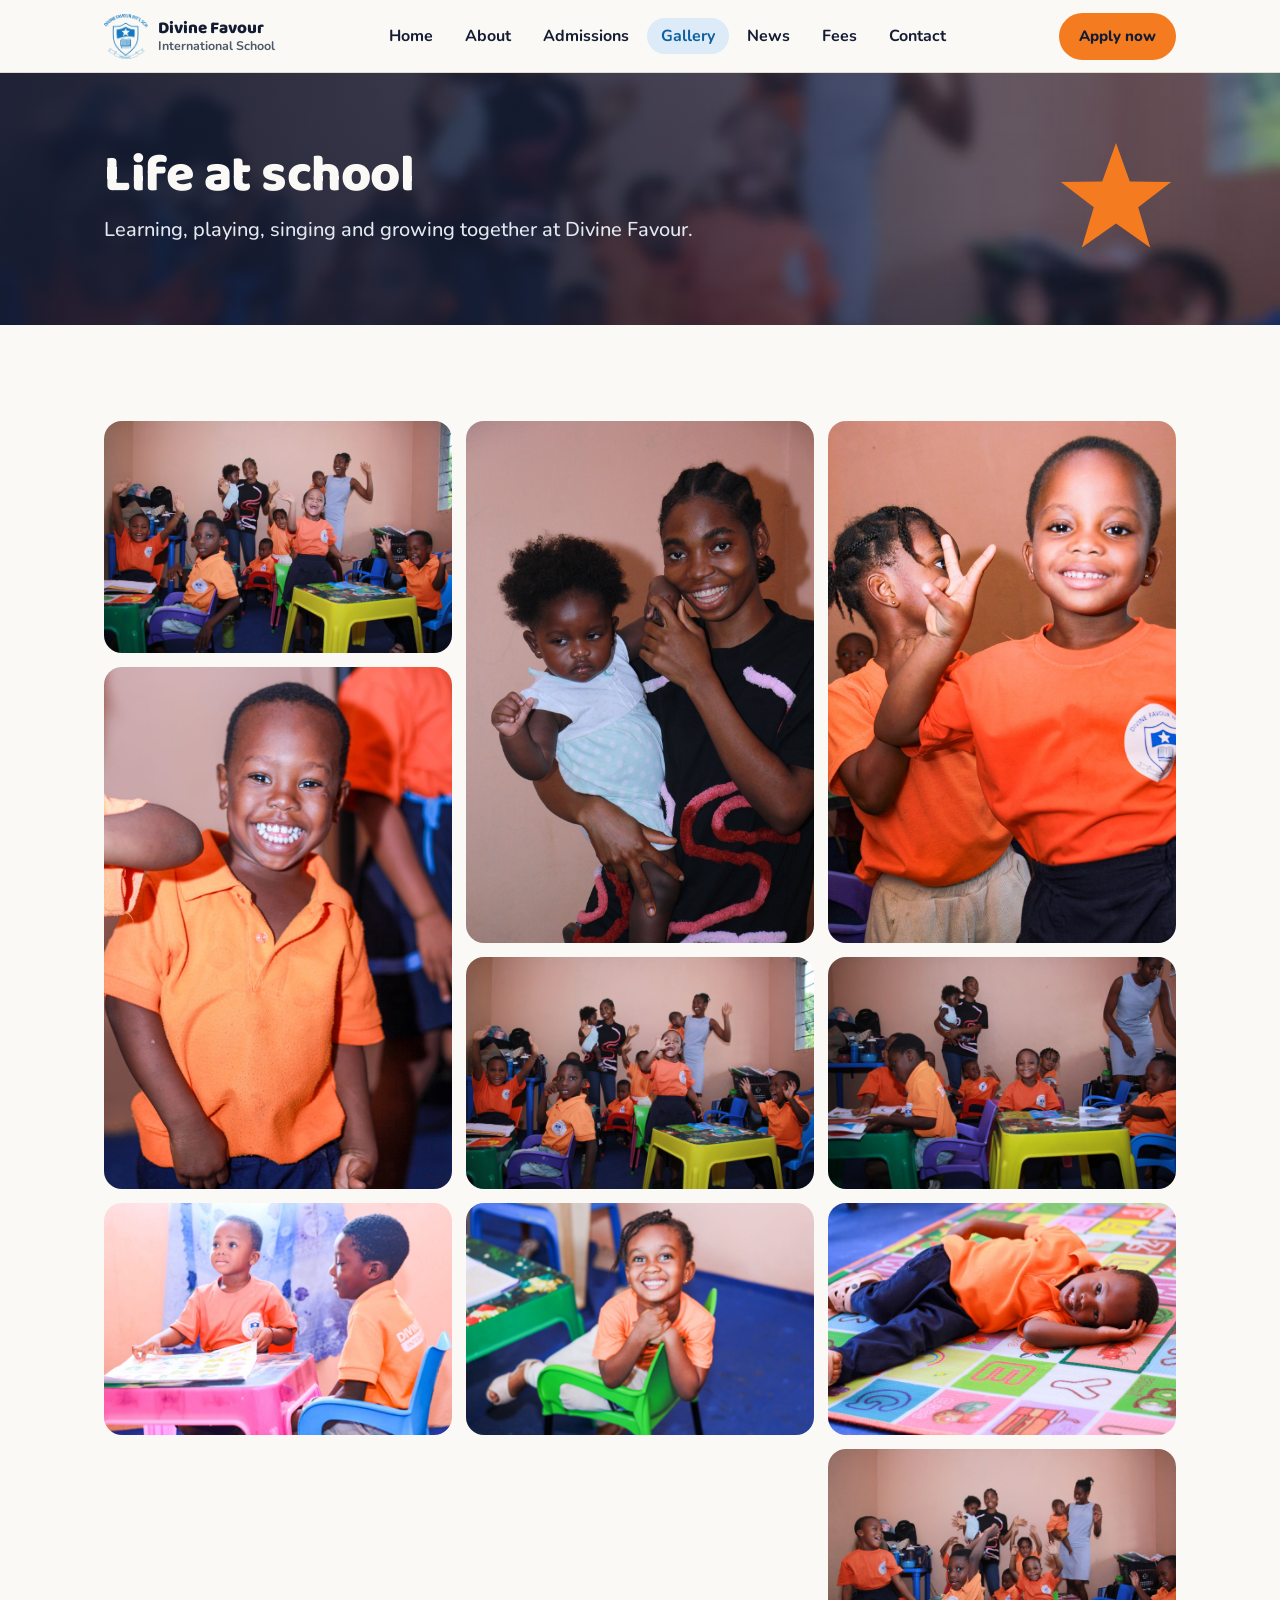
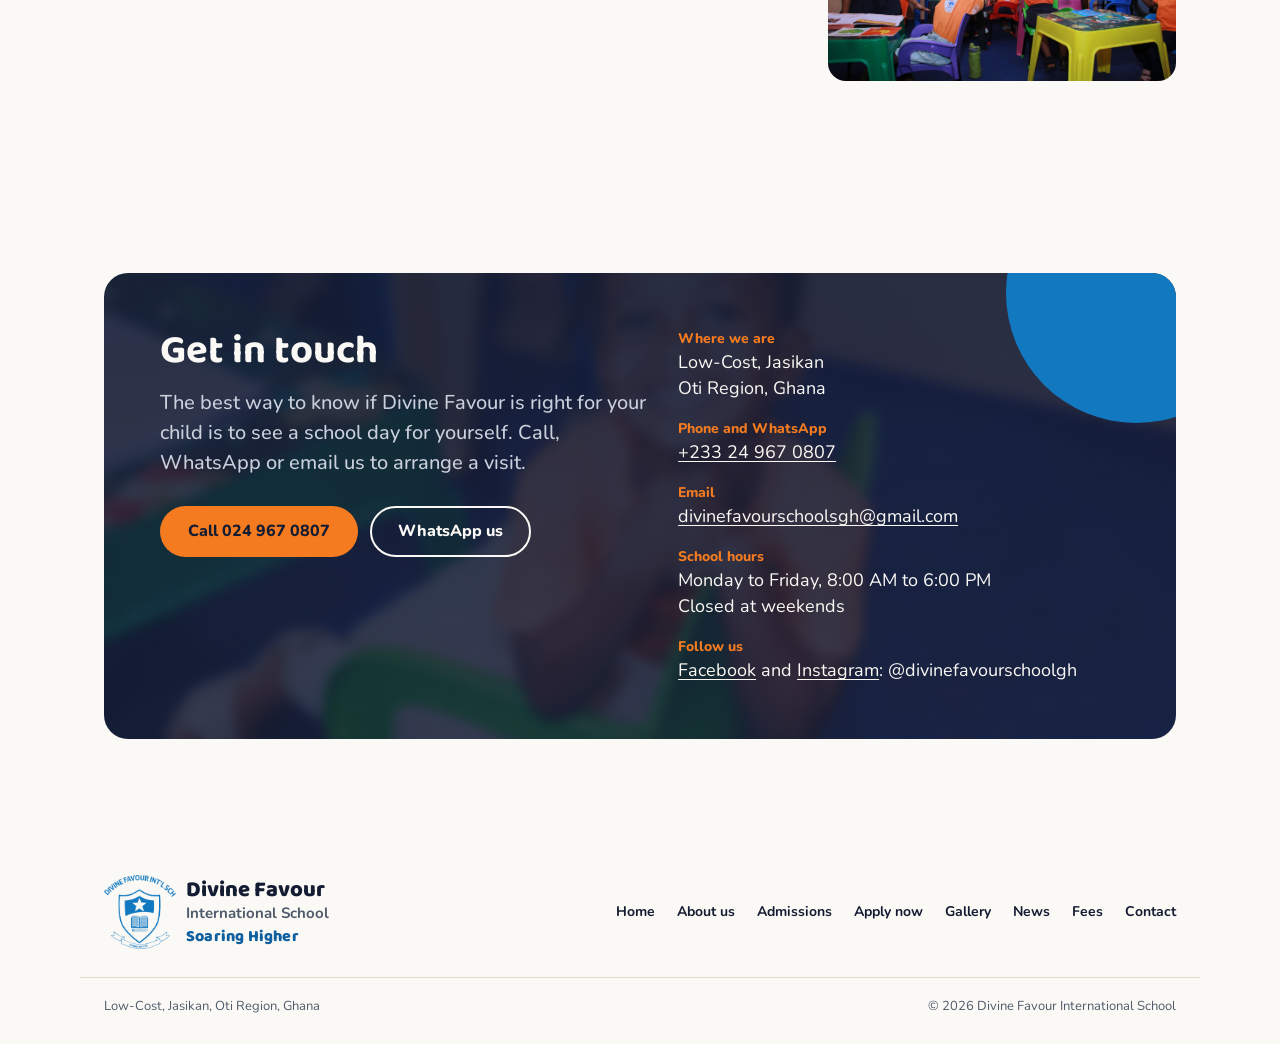
<file: gallery.html>
<!doctype html>
<html lang="en">
<head>
  <meta charset="utf-8">
  <meta name="viewport" content="width=device-width, initial-scale=1">
  <title>Gallery | Divine Favour International School</title>
  <meta name="description" content="Photos of life at Divine Favour International School in Jasikan.">
  <meta property="og:title" content="Gallery | Divine Favour International School">
  <meta property="og:description" content="Photos of life at Divine Favour International School in Jasikan.">
  <link rel="canonical" href="https://www.divinefavourschool.com/gallery.html">
  <meta property="og:type" content="website">
  <meta property="og:url" content="https://www.divinefavourschool.com/gallery.html">
  <meta property="og:site_name" content="Divine Favour International School">
  <meta property="og:image" content="https://www.divinefavourschool.com/assets/img/class-wave-2.jpg">
  <meta name="twitter:card" content="summary_large_image">
  <meta name="theme-color" content="#1278c0">
  <link rel="icon" type="image/png" href="assets/img/favicon.png">
  <link rel="preconnect" href="https://fonts.googleapis.com">
  <link rel="preconnect" href="https://fonts.gstatic.com" crossorigin>
  <link href="https://fonts.googleapis.com/css2?family=Baloo+2:wght@700;800&family=Nunito:ital,wght@0,400;0,500;0,600;0,700;0,800;1,600&display=swap" rel="stylesheet">
  <link rel="stylesheet" href="styles.css">
</head>
<body>
  <a class="skip" href="#main">Skip to content</a>

  <header class="site-header">
    <div class="wrap bar">
      <a class="brand" href="index.html" aria-label="Divine Favour International School, home">
        <img src="assets/img/crest.png" alt="" width="46" height="47">
        <span class="brand-text"><span class="brand-name">Divine Favour <span class="brand-line">International School</span></span></span>
      </a>
      <nav class="nav" aria-label="Main">
        <a href="index.html">Home</a>
        <a href="about.html">About</a>
        <a href="admissions.html">Admissions</a>
        <a href="gallery.html" aria-current="page">Gallery</a>
        <a href="news.html">News</a>
        <a href="fees.html">Fees</a>
        <a href="contact.html">Contact</a>
      </nav>
      <a class="btn btn-orange" href="admissions.html#apply">Apply now</a>
    </div>
    <nav class="subnav" aria-label="Pages">
      <a href="index.html">Home</a>
      <a href="about.html">About</a>
      <a href="admissions.html">Admissions</a>
      <a href="gallery.html" aria-current="page">Gallery</a>
      <a href="news.html">News</a>
      <a href="fees.html">Fees</a>
      <a href="contact.html">Contact</a>
    </nav>
    <script>(function(){var n=document.querySelector('.subnav'),a=n&&n.querySelector('[aria-current]');if(a)n.scrollLeft=a.offsetLeft-16;
      var top=function(){window.scrollTo(0,0);document.documentElement.scrollIntoView({block:'start'});};
      var noTarget=function(){var h=location.hash.slice(1);return !h||!document.getElementById(decodeURIComponent(h));};
      if(!location.hash)top();
      addEventListener('DOMContentLoaded',function(){if(noTarget()){top();setTimeout(top,60);setTimeout(top,300);}});
      addEventListener('pageshow',function(e){if(e.persisted&&noTarget())top();});})();</script>
  </header>

  <main id="main">
    <section class="page-hero" style="--hero-bg: url(assets/img/bg/gallery.jpg)">
      <div class="wrap page-hero-inner">
        <div>
          <h1>Life at school</h1>
          <p class="lead">Learning, playing, singing and growing together at Divine Favour.</p>
        </div>
        <svg class="page-star" viewBox="0 0 100 100" aria-hidden="true"><path d="M50 5 L61.5 37 L96 37.5 L68.5 58.5 L78.5 92 L50 72 L21.5 92 L31.5 58.5 L4 37.5 L38.5 37 Z"/></svg>
      </div>
    </section>

    <section class="section">
      <div class="wrap">
        <div class="masonry">
          <figure><img src="assets/img/class-wave-2.jpg" width="1600" height="1067" loading="lazy" alt="Children in orange uniforms waving and laughing with their teachers"></figure>
          <figure><img src="assets/img/big-smile.jpg" width="1067" height="1600" loading="lazy" alt="A boy in an orange polo shirt grinning at the camera"></figure>
          <figure><img src="assets/img/alphabet-chart.jpg" width="1600" height="1067" loading="lazy" alt="Two children reading an alphabet chart together"></figure>
          <figure><img src="assets/img/carer-and-baby.jpg" width="1067" height="1600" loading="lazy" alt="A smiling carer holding a baby"></figure>
          <figure><img src="assets/img/class-wave-3.jpg" width="1600" height="1067" loading="lazy" alt="The class cheering with their arms raised"></figure>
          <figure><img src="assets/img/green-chair.jpg" width="1600" height="1067" loading="lazy" alt="A girl smiling over the back of a green chair"></figure>
          <figure><img src="assets/img/peace-sign.jpg" width="1067" height="1600" loading="lazy" alt="A girl making a peace sign"></figure>
          <figure><img src="assets/img/reading-time.jpg" width="1600" height="1067" loading="lazy" alt="Children reading at colourful tables while a teacher helps"></figure>
          <figure><img src="assets/img/play-mat.jpg" width="1600" height="1067" loading="lazy" alt="A boy resting on a colourful alphabet play mat"></figure>
          <figure><img src="assets/img/class-wave-1.jpg" width="1600" height="1067" loading="lazy" alt="Children and teachers waving in the classroom"></figure>
        </div>
      </div>
    </section>

    <section class="section get-in-touch" id="get-in-touch">
      <div class="wrap">
        <div class="visit">
          <div>
            <h2>Get in touch</h2>
            <p class="lead">The best way to know if Divine Favour is right for your child is to see a school day for yourself. Call, WhatsApp or email us to arrange a visit.</p>
            <div class="hero-actions">
              <a class="btn btn-orange" href="tel:+233249670807">Call 024 967 0807</a>
              <a class="btn btn-light" href="https://wa.me/233249670807">WhatsApp us</a>
            </div>
          </div>
          <dl class="contact-list">
            <div><dt>Where we are</dt><dd class="v">Low-Cost, Jasikan<br>Oti Region, Ghana</dd></div>
            <div><dt>Phone and WhatsApp</dt><dd class="v"><a href="tel:+233249670807">+233 24 967 0807</a></dd></div>
            <div><dt>Email</dt><dd class="v"><a href="mailto:divinefavourschoolsgh@gmail.com">divinefavourschoolsgh<wbr>@gmail.com</a></dd></div>
            <div><dt>School hours</dt><dd class="v">Monday to Friday, 8:00 AM to 6:00 PM<br>Closed at weekends</dd></div>
            <div><dt>Follow us</dt><dd class="v"><a href="https://www.facebook.com/divinefavourschoolgh">Facebook</a> and <a href="https://www.instagram.com/divinefavourschoolgh">Instagram</a>: @divinefavourschoolgh</dd></div>
          </dl>
        </div>
      </div>
    </section>
  </main>

  <footer class="site-footer">
    <div class="wrap foot">
      <a class="brand brand-lg" href="index.html" aria-label="Divine Favour International School, home">
        <img src="assets/img/crest.png" alt="" width="72" height="74">
        <span class="brand-text"><span class="brand-name">Divine Favour <span class="brand-line">International School</span></span><span class="brand-motto">Soaring Higher</span></span>
      </a>
      <nav class="foot-links" aria-label="Footer">
        <a href="index.html">Home</a>
        <a href="about.html">About us</a>
        <a href="admissions.html">Admissions</a>
        <a href="admissions.html#apply">Apply now</a>
        <a href="gallery.html">Gallery</a>
        <a href="news.html">News</a>
        <a href="fees.html">Fees</a>
        <a href="contact.html">Contact</a>
      </nav>
    </div>
    <div class="wrap foot-base">
      <p>Low-Cost, Jasikan, Oti Region, Ghana</p>
      <p>© <span id="year">2026</span> Divine Favour International School</p>
      <script>document.getElementById('year').textContent = new Date().getFullYear();</script>
    </div>
  </footer>
</body>
</html>
</file>
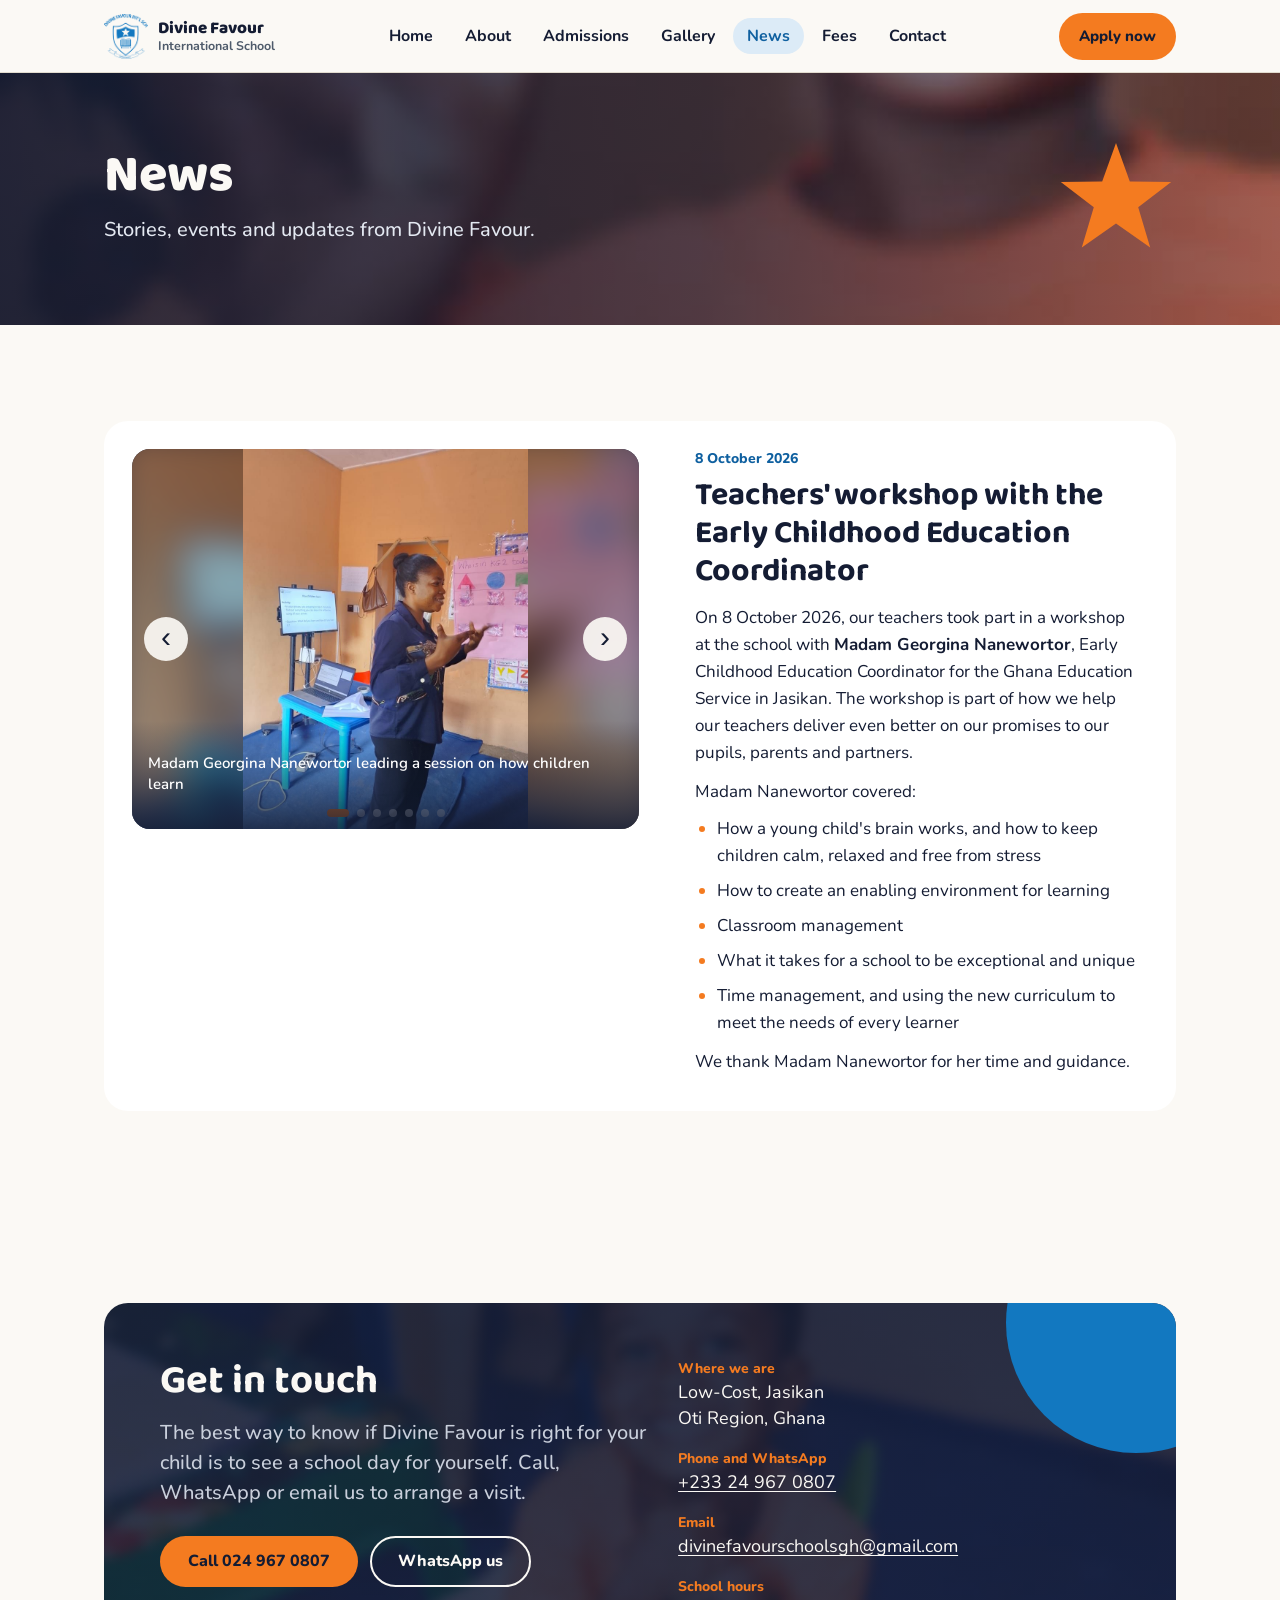
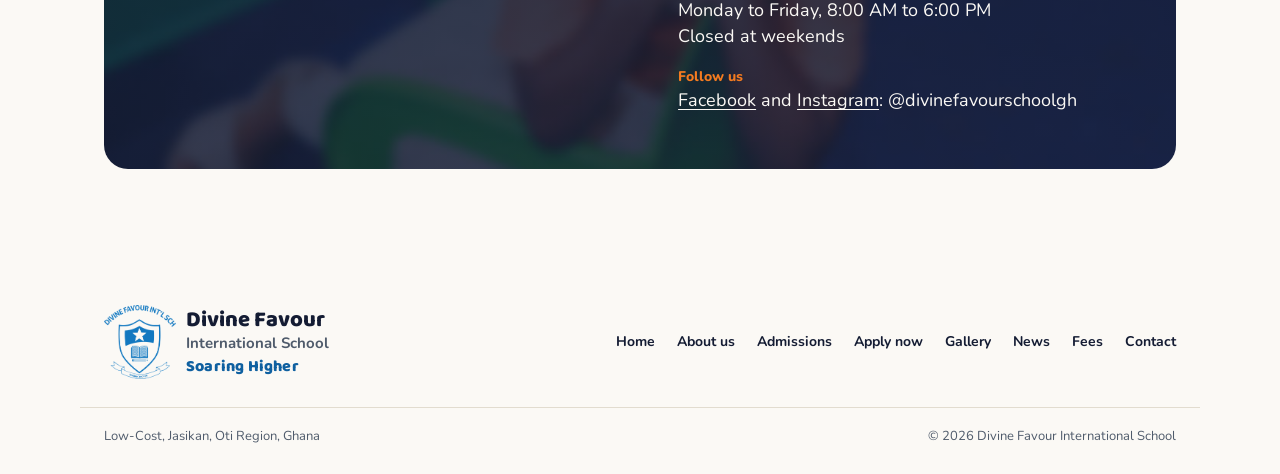
<file: news.html>
<!doctype html>
<html lang="en">
<head>
  <meta charset="utf-8">
  <meta name="viewport" content="width=device-width, initial-scale=1">
  <title>News | Divine Favour International School</title>
  <meta name="description" content="News and events from Divine Favour International School, Jasikan.">
  <meta property="og:title" content="News | Divine Favour International School">
  <meta property="og:description" content="News and events from Divine Favour International School, Jasikan.">
  <link rel="canonical" href="https://www.divinefavourschool.com/news.html">
  <meta property="og:type" content="website">
  <meta property="og:url" content="https://www.divinefavourschool.com/news.html">
  <meta property="og:site_name" content="Divine Favour International School">
  <meta property="og:image" content="https://www.divinefavourschool.com/assets/img/class-wave-2.jpg">
  <meta name="twitter:card" content="summary_large_image">
  <meta name="theme-color" content="#1278c0">
  <link rel="icon" type="image/png" href="assets/img/favicon.png">
  <link rel="preconnect" href="https://fonts.googleapis.com">
  <link rel="preconnect" href="https://fonts.gstatic.com" crossorigin>
  <link href="https://fonts.googleapis.com/css2?family=Baloo+2:wght@700;800&family=Nunito:ital,wght@0,400;0,500;0,600;0,700;0,800;1,600&display=swap" rel="stylesheet">
  <link rel="stylesheet" href="styles.css">
</head>
<body>
  <a class="skip" href="#main">Skip to content</a>

  <header class="site-header">
    <div class="wrap bar">
      <a class="brand" href="index.html" aria-label="Divine Favour International School, home">
        <img src="assets/img/crest.png" alt="" width="46" height="47">
        <span class="brand-text"><span class="brand-name">Divine Favour <span class="brand-line">International School</span></span></span>
      </a>
      <nav class="nav" aria-label="Main">
        <a href="index.html">Home</a>
        <a href="about.html">About</a>
        <a href="admissions.html">Admissions</a>
        <a href="gallery.html">Gallery</a>
        <a href="news.html" aria-current="page">News</a>
        <a href="fees.html">Fees</a>
        <a href="contact.html">Contact</a>
      </nav>
      <a class="btn btn-orange" href="admissions.html#apply">Apply now</a>
    </div>
    <nav class="subnav" aria-label="Pages">
      <a href="index.html">Home</a>
      <a href="about.html">About</a>
      <a href="admissions.html">Admissions</a>
      <a href="gallery.html">Gallery</a>
      <a href="news.html" aria-current="page">News</a>
      <a href="fees.html">Fees</a>
      <a href="contact.html">Contact</a>
    </nav>
    <script>(function(){var n=document.querySelector('.subnav'),a=n&&n.querySelector('[aria-current]');if(a)n.scrollLeft=a.offsetLeft-16;
      var top=function(){window.scrollTo(0,0);document.documentElement.scrollIntoView({block:'start'});};
      var noTarget=function(){var h=location.hash.slice(1);return !h||!document.getElementById(decodeURIComponent(h));};
      if(!location.hash)top();
      addEventListener('DOMContentLoaded',function(){if(noTarget()){top();setTimeout(top,60);setTimeout(top,300);}});
      addEventListener('pageshow',function(e){if(e.persisted&&noTarget())top();});})();</script>
  </header>

  <main id="main">
    <section class="page-hero" style="--hero-bg: url(assets/img/bg/news.jpg)">
      <div class="wrap page-hero-inner">
        <div>
          <h1>News</h1>
          <p class="lead">Stories, events and updates from Divine Favour.</p>
        </div>
        <svg class="page-star" viewBox="0 0 100 100" aria-hidden="true"><path d="M50 5 L61.5 37 L96 37.5 L68.5 58.5 L78.5 92 L50 72 L21.5 92 L31.5 58.5 L4 37.5 L38.5 37 Z"/></svg>
      </div>
    </section>

    <section class="section">
      <div class="wrap news-list">
        <article class="news-item" id="teachers-workshop-2026-10">
          <div class="slideshow" data-autoplay>
            <div class="slides" tabindex="0" role="region" aria-label="Photos: Teachers' workshop with the Early Childhood Education Coordinator">
              <figure class="slide tall" style="--photo: url(assets/img/news/teachers-workshop-2026-10/01-session.jpg)"><img src="assets/img/news/teachers-workshop-2026-10/01-session.jpg" width="780" height="1040" alt="Madam Georgina Nanewortor leading a session on how children learn"><figcaption>Madam Georgina Nanewortor leading a session on how children learn</figcaption></figure>
              <figure class="slide tall" style="--photo: url(assets/img/news/teachers-workshop-2026-10/02-teachers-notes.jpg)"><img src="assets/img/news/teachers-workshop-2026-10/02-teachers-notes.jpg" width="780" height="1040" alt="Our teachers taking notes during the workshop" loading="lazy"><figcaption>Our teachers taking notes during the workshop</figcaption></figure>
              <figure class="slide"><img src="assets/img/news/teachers-workshop-2026-10/03-demonstration.jpg" width="1040" height="780" alt="Teachers demonstrating how a young child explores to learn" loading="lazy"><figcaption>Teachers demonstrating how a young child explores to learn</figcaption></figure>
              <figure class="slide tall" style="--photo: url(assets/img/news/teachers-workshop-2026-10/04-practical-ideas.jpg)"><img src="assets/img/news/teachers-workshop-2026-10/04-practical-ideas.jpg" width="780" height="1040" alt="Madam Nanewortor sharing ideas for a calm, stress-free classroom" loading="lazy"><figcaption>Madam Nanewortor sharing ideas for a calm, stress-free classroom</figcaption></figure>
              <figure class="slide tall" style="--photo: url(assets/img/news/teachers-workshop-2026-10/05-hierarchy-of-needs.jpg)"><img src="assets/img/news/teachers-workshop-2026-10/05-hierarchy-of-needs.jpg" width="780" height="1040" alt="Hierarchy of needs: from basic needs and safety to confidence and achievement" loading="lazy"><figcaption>Hierarchy of needs: from basic needs and safety to confidence and achievement</figcaption></figure>
              <figure class="slide"><img src="assets/img/news/teachers-workshop-2026-10/06-safety-and-security.jpg" width="1040" height="780" alt="Safety and security: keeping every child physically and emotionally safe" loading="lazy"><figcaption>Safety and security: keeping every child physically and emotionally safe</figcaption></figure>
              <figure class="slide"><img src="assets/img/news/teachers-workshop-2026-10/07-daily-plan.jpg" width="1040" height="780" alt="Planning the school day with a balanced daily plan" loading="lazy"><figcaption>Planning the school day with a balanced daily plan</figcaption></figure>
            </div>
            <button class="ss-btn ss-prev" type="button" aria-label="Previous photo">&#8249;</button>
            <button class="ss-btn ss-next" type="button" aria-label="Next photo">&#8250;</button>
            <div class="ss-dots" aria-hidden="true"></div>
          </div>
          <div class="news-text">
            <p class="news-date"><time datetime="2026-10-08">8 October 2026</time></p>
            <h2>Teachers' workshop with the Early Childhood Education Coordinator</h2>
            
            <p>On 8 October 2026, our teachers took part in a workshop at the school with <strong>Madam Georgina Nanewortor</strong>, Early Childhood Education Coordinator for the Ghana Education Service in Jasikan. The workshop is part of how we help our teachers deliver even better on our promises to our pupils, parents and partners.</p>
            <p>Madam Nanewortor covered:</p>
            <ul class="news-points">
              <li>How a young child's brain works, and how to keep children calm, relaxed and free from stress</li>
              <li>How to create an enabling environment for learning</li>
              <li>Classroom management</li>
              <li>What it takes for a school to be exceptional and unique</li>
              <li>Time management, and using the new curriculum to meet the needs of every learner</li>
            </ul>
            <p>We thank Madam Nanewortor for her time and guidance.</p>

          </div>
        </article>
      </div>
    </section>

    <section class="section get-in-touch" id="get-in-touch">
      <div class="wrap">
        <div class="visit">
          <div>
            <h2>Get in touch</h2>
            <p class="lead">The best way to know if Divine Favour is right for your child is to see a school day for yourself. Call, WhatsApp or email us to arrange a visit.</p>
            <div class="hero-actions">
              <a class="btn btn-orange" href="tel:+233249670807">Call 024 967 0807</a>
              <a class="btn btn-light" href="https://wa.me/233249670807">WhatsApp us</a>
            </div>
          </div>
          <dl class="contact-list">
            <div><dt>Where we are</dt><dd class="v">Low-Cost, Jasikan<br>Oti Region, Ghana</dd></div>
            <div><dt>Phone and WhatsApp</dt><dd class="v"><a href="tel:+233249670807">+233 24 967 0807</a></dd></div>
            <div><dt>Email</dt><dd class="v"><a href="mailto:divinefavourschoolsgh@gmail.com">divinefavourschoolsgh<wbr>@gmail.com</a></dd></div>
            <div><dt>School hours</dt><dd class="v">Monday to Friday, 8:00 AM to 6:00 PM<br>Closed at weekends</dd></div>
            <div><dt>Follow us</dt><dd class="v"><a href="https://www.facebook.com/divinefavourschoolgh">Facebook</a> and <a href="https://www.instagram.com/divinefavourschoolgh">Instagram</a>: @divinefavourschoolgh</dd></div>
          </dl>
        </div>
      </div>
    </section>
  </main>

  <footer class="site-footer">
    <div class="wrap foot">
      <a class="brand brand-lg" href="index.html" aria-label="Divine Favour International School, home">
        <img src="assets/img/crest.png" alt="" width="72" height="74">
        <span class="brand-text"><span class="brand-name">Divine Favour <span class="brand-line">International School</span></span><span class="brand-motto">Soaring Higher</span></span>
      </a>
      <nav class="foot-links" aria-label="Footer">
        <a href="index.html">Home</a>
        <a href="about.html">About us</a>
        <a href="admissions.html">Admissions</a>
        <a href="admissions.html#apply">Apply now</a>
        <a href="gallery.html">Gallery</a>
        <a href="news.html">News</a>
        <a href="fees.html">Fees</a>
        <a href="contact.html">Contact</a>
      </nav>
    </div>
    <div class="wrap foot-base">
      <p>Low-Cost, Jasikan, Oti Region, Ghana</p>
      <p>© <span id="year">2026</span> Divine Favour International School</p>
      <script>document.getElementById('year').textContent = new Date().getFullYear();</script>
    </div>
  </footer>
  <script>
    (function () {
      var reduce = window.matchMedia('(prefers-reduced-motion: reduce)').matches;
      document.querySelectorAll('.slideshow').forEach(function (ss) {
        var track = ss.querySelector('.slides');
        if (!track) return;
        var slides = track.querySelectorAll('.slide'), dots = ss.querySelector('.ss-dots'), timer = null, paused = false;
        if (slides.length < 2) { ss.classList.add('single'); return; }
        slides.forEach(function (_, i) { var d = document.createElement('span'); dots.appendChild(d); });
        var current = function () { return Math.round(track.scrollLeft / track.clientWidth); };
        var go = function (i) { var n = slides.length; i = (i + n) % n; track.scrollTo({ left: i * track.clientWidth, behavior: reduce ? 'auto' : 'smooth' }); };
        var mark = function () { var c = current(); dots.querySelectorAll('span').forEach(function (d, i) { d.classList.toggle('on', i === c); }); };
        ss.querySelector('.ss-prev').addEventListener('click', function () { go(current() - 1); });
        ss.querySelector('.ss-next').addEventListener('click', function () { go(current() + 1); });
        track.addEventListener('scroll', function () { window.requestAnimationFrame(mark); });
        track.addEventListener('keydown', function (e) { if (e.key === 'ArrowRight') { e.preventDefault(); go(current() + 1); } if (e.key === 'ArrowLeft') { e.preventDefault(); go(current() - 1); } });
        mark();
        if (reduce || !ss.hasAttribute('data-autoplay')) return;
        ['mouseenter', 'focusin', 'touchstart'].forEach(function (ev) { ss.addEventListener(ev, function () { paused = true; }, { passive: true }); });
        ['mouseleave', 'focusout'].forEach(function (ev) { ss.addEventListener(ev, function () { paused = false; }); });
        timer = setInterval(function () { if (!paused && !document.hidden) go(current() + 1); }, 5000);
      });
    })();
  </script>
</body>
</html>
</file>
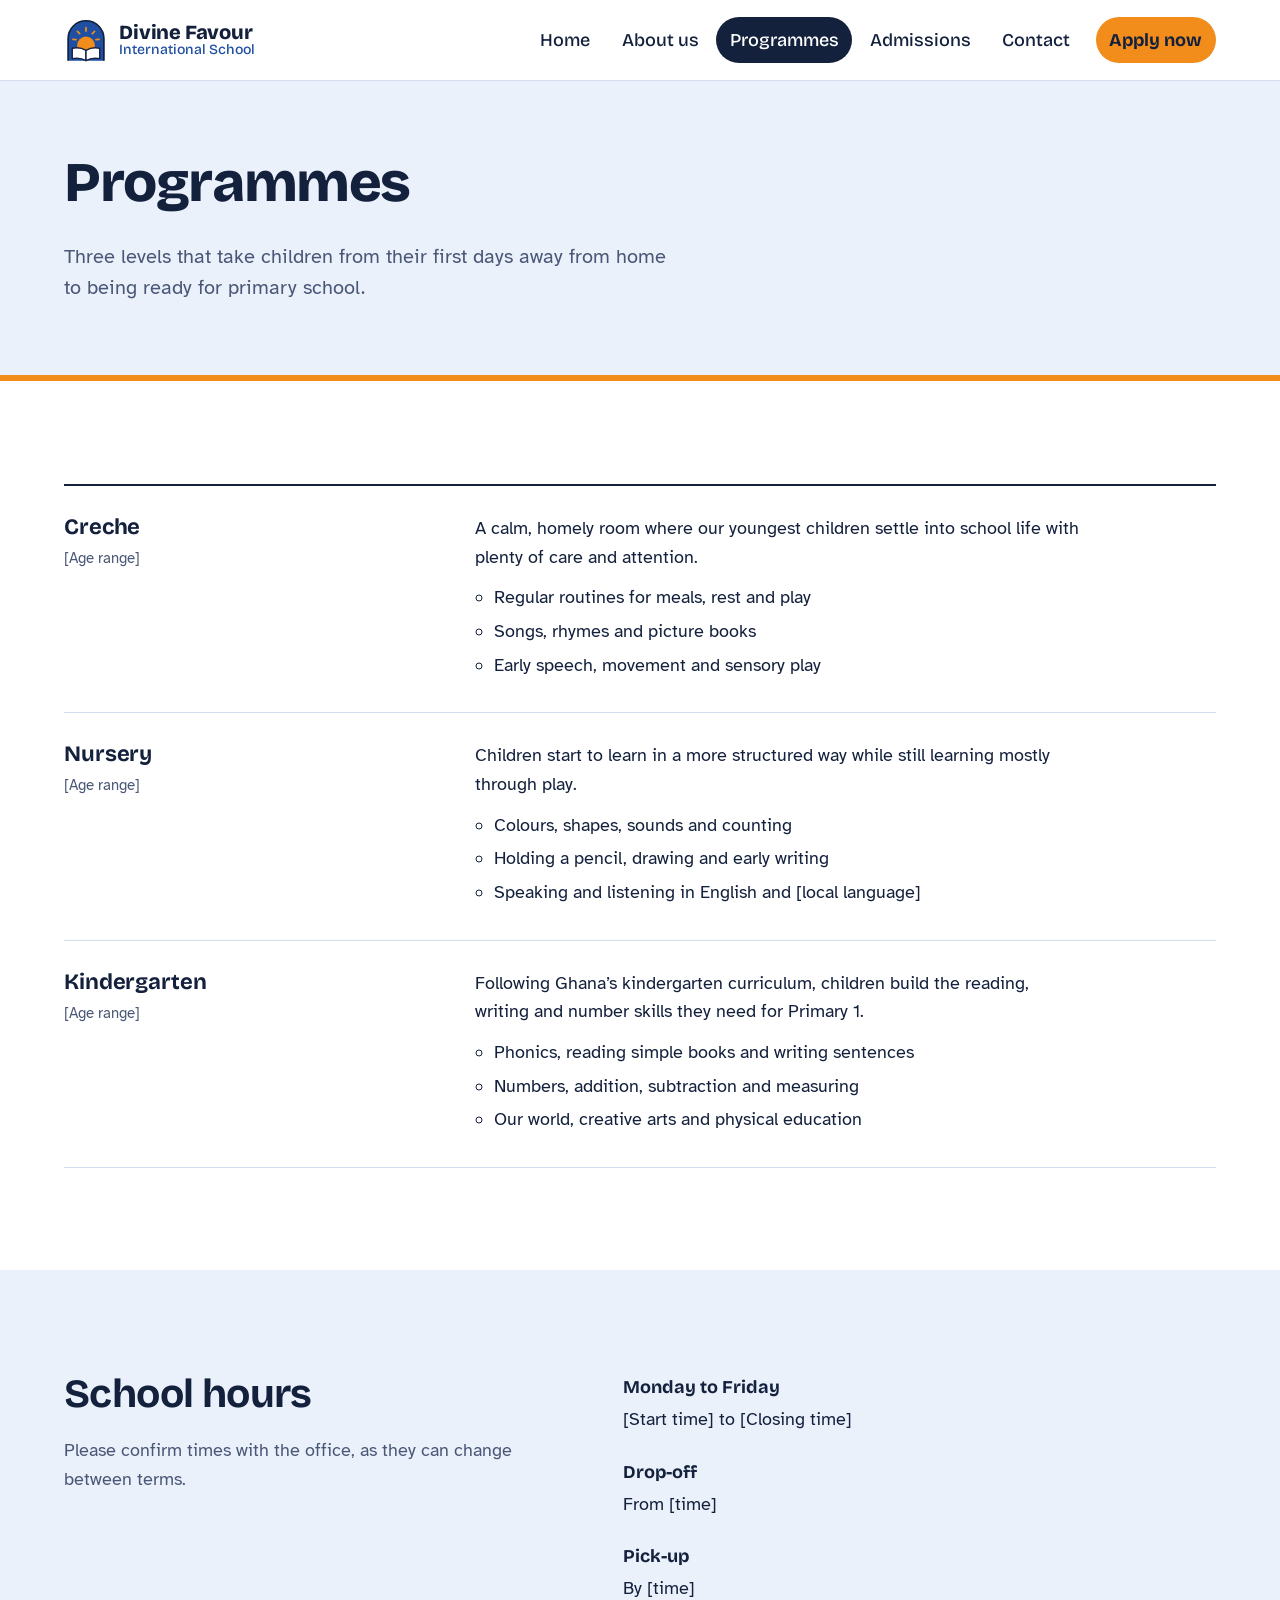
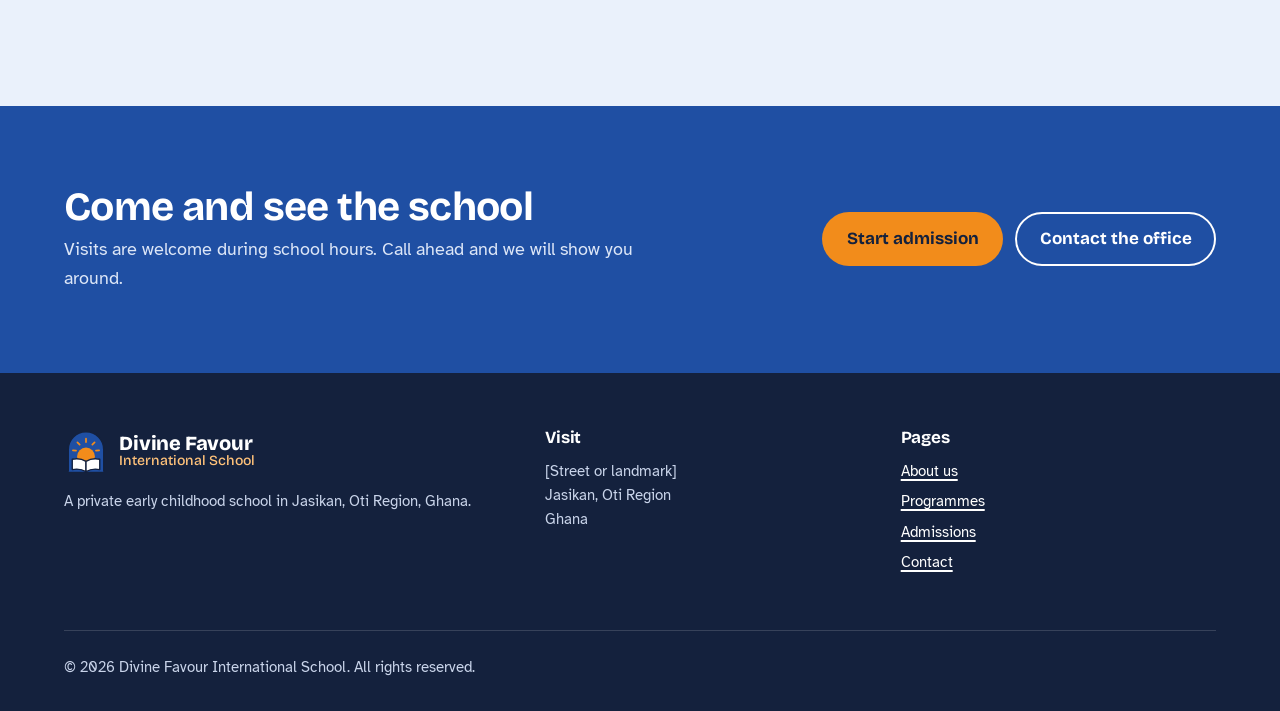
<file: programmes.html>
<!doctype html>
<html lang="en-GH">
<head>
  <meta charset="utf-8">
  <meta name="viewport" content="width=device-width, initial-scale=1">
  <title>Programmes | Divine Favour International School</title>
  <meta name="description" content="Creche, nursery and kindergarten classes at Divine Favour International School, Jasikan.">
  <meta name="theme-color" content="#14213D">
  <meta property="og:title" content="Programmes | Divine Favour International School">
  <meta property="og:description" content="Creche, nursery and kindergarten classes at Divine Favour International School, Jasikan.">
  <meta property="og:type" content="website">
  <meta property="og:image" content="assets/images/social-card.png">
  <link rel="icon" href="assets/images/logo-mark.svg" type="image/svg+xml">
  <link rel="icon" href="assets/images/favicon-32.png" sizes="32x32" type="image/png">
  <link rel="apple-touch-icon" href="assets/images/apple-touch-icon.png">
  <link rel="preload" href="assets/fonts/bricolage-grotesque-latin-800-normal.woff2" as="font" type="font/woff2" crossorigin>
  <link rel="preload" href="assets/fonts/atkinson-hyperlegible-latin-400-normal.woff2" as="font" type="font/woff2" crossorigin>
  <link rel="stylesheet" href="css/fonts.css">
  <link rel="stylesheet" href="css/styles.css">
  <script>document.documentElement.classList.add("js")</script>
</head>
<body>
  <a class="skip-link" href="#main">Skip to content</a>

  <header class="site-header">
    <div class="wrap">
      <a class="brand" href="index.html">
        <img src="assets/images/logo-mark.svg" alt="" width="44" height="44">
        <span class="brand__name"><strong>Divine Favour</strong><span>International School</span></span>
      </a>
      <button class="nav-toggle" type="button" aria-expanded="false" aria-controls="site-nav">Menu</button>
      <nav class="site-nav" id="site-nav" aria-label="Main">
        <ul>
        <li><a href="index.html">Home</a></li>
        <li><a href="about.html">About us</a></li>
        <li><a href="programmes.html" aria-current="page">Programmes</a></li>
        <li><a href="admissions.html">Admissions</a></li>
        <li><a href="contact.html">Contact</a></li>
        <li class="nav-cta"><a href="admissions.html#apply">Apply now</a></li>
        </ul>
      </nav>
    </div>
  </header>

  <main id="main">
    <section class="page-head">
      <div class="wrap">
        <h1>Programmes</h1>
        <p class="lead">Three levels that take children from their first days away from home to being ready for primary school.</p>
      </div>
    </section>

    <section class="section" aria-label="Class levels">
      <div class="wrap">
        <ul class="levels">
          <li id="creche">
            <div><h3>Creche</h3><span class="age">[Age range]</span></div>
            <div>
              <p>A calm, homely room where our youngest children settle into school life with plenty of care and attention.</p>
              <ul>
                <li>Regular routines for meals, rest and play</li>
                <li>Songs, rhymes and picture books</li>
                <li>Early speech, movement and sensory play</li>
              </ul>
            </div>
          </li>
          <li id="nursery">
            <div><h3>Nursery</h3><span class="age">[Age range]</span></div>
            <div>
              <p>Children start to learn in a more structured way while still learning mostly through play.</p>
              <ul>
                <li>Colours, shapes, sounds and counting</li>
                <li>Holding a pencil, drawing and early writing</li>
                <li>Speaking and listening in English and [local language]</li>
              </ul>
            </div>
          </li>
          <li id="kindergarten">
            <div><h3>Kindergarten</h3><span class="age">[Age range]</span></div>
            <div>
              <p>Following Ghana&rsquo;s kindergarten curriculum, children build the reading, writing and number skills they need for Primary 1.</p>
              <ul>
                <li>Phonics, reading simple books and writing sentences</li>
                <li>Numbers, addition, subtraction and measuring</li>
                <li>Our world, creative arts and physical education</li>
              </ul>
            </div>
          </li>
        </ul>
      </div>
    </section>

    <section class="section section--sky" aria-labelledby="day-title">
      <div class="wrap split">
        <div class="section__head">
          <h2 id="day-title">School hours</h2>
          <p>Please confirm times with the office, as they can change between terms.</p>
        </div>
        <dl class="contact-list">
          <div><dt>Monday to Friday</dt><dd>[Start time] to [Closing time]</dd></div>
          <div><dt>Drop-off</dt><dd>From [time]</dd></div>
          <div><dt>Pick-up</dt><dd>By [time]</dd></div>
        </dl>
      </div>
    </section>
  </main>

  <section class="band" aria-labelledby="band-title">
    <div class="wrap">
      <div>
        <h2 id="band-title">Come and see the school</h2>
        <p>Visits are welcome during school hours. Call ahead and we will show you around.</p>
      </div>
      <div class="actions">
        <a class="button button--primary" href="admissions.html#apply">Start admission</a>
        <a class="button button--light" href="contact.html">Contact the office</a>
      </div>
    </div>
  </section>

  <footer class="site-footer">
    <div class="wrap">
      <div>
        <a class="brand" href="index.html">
          <img src="assets/images/logo-mark.svg" alt="" width="44" height="44">
          <span class="brand__name"><strong>Divine Favour</strong><span>International School</span></span>
        </a>
        <p>A private early childhood school in Jasikan, Oti Region, Ghana.</p>
      </div>
      <div>
        <h2>Visit</h2>
        <p>[Street or landmark]<br>Jasikan, Oti Region<br>Ghana</p>
      </div>
      <div>
        <h2>Pages</h2>
        <ul>
          <li><a href="about.html">About us</a></li>
          <li><a href="programmes.html">Programmes</a></li>
          <li><a href="admissions.html">Admissions</a></li>
          <li><a href="contact.html">Contact</a></li>
        </ul>
      </div>
      <p class="legal">&copy; <span id="year">2026</span> Divine Favour International School. All rights reserved.</p>
    </div>
  </footer>

  <script src="js/main.js" defer></script>
</body>
</html>
</file>
<file: styles.css>
/* Divine Favour International School — styles built from the Divine Favour design system */
:root {
  --paper: #fbf9f5;
  --paper-deep: #f1ede4;
  --white: #ffffff;
  --ink: #141c33;
  --ink-muted: #4f5b6b;
  --blue: #1278c0;
  --blue-deep: #0f60a0;
  --orange: #f47b20;
  --sky: #dcebf7;
  --hairline: #e2dccf;

  --space-2: 8px;
  --space-4: 16px;
  --space-6: 24px;
  --space-12: 48px;

  --radius-sm: 10px;
  --radius-lg: 24px;
  --radius-pill: 999px;

  --display: "Baloo 2", "Nunito", system-ui, sans-serif;
  --sans: "Nunito", system-ui, sans-serif;

  --wrap: 1120px;
  --section: var(--space-12);
}
@media (min-width: 900px) { :root { --section: calc(var(--space-12) * 2); } }

*, *::before, *::after { box-sizing: border-box; }
html { scroll-behavior: smooth; }
@media (prefers-reduced-motion: reduce) { html { scroll-behavior: auto; } }
body {
  margin: 0;
  background: var(--paper);
  color: var(--ink);
  font-family: var(--sans);
  font-size: 17px;
  line-height: 27px;
}
img { display: block; max-width: 100%; height: auto; }
a { color: var(--blue-deep); text-underline-offset: 3px; }
a:hover { color: var(--ink); }
:focus-visible { outline: 3px solid var(--orange); outline-offset: 3px; border-radius: 4px; }

h1, h2, h3 { font-family: var(--display); color: var(--ink); margin: 0; }
h1 { font-size: clamp(38px, 6vw, 60px); line-height: 1.02; font-weight: 800; letter-spacing: -0.5px; }
h2 { font-size: clamp(30px, 4vw, 40px); line-height: 1.12; font-weight: 700; }
h3 { font-size: 22px; line-height: 28px; font-weight: 700; }
p { margin: 0; }
.lead { font-size: 20px; line-height: 30px; font-weight: 500; color: var(--ink-muted); max-width: 34em; }

.wrap { width: 100%; max-width: var(--wrap); margin: 0 auto; padding: 0 var(--space-4); }
@media (min-width: 700px) { .wrap { padding: 0 var(--space-6); } }

.skip { position: absolute; left: -999px; top: 0; background: var(--ink); color: var(--paper); padding: var(--space-2) var(--space-4); z-index: 10; }
.skip:focus { left: var(--space-4); }

/* Buttons */
.btn {
  display: inline-flex; align-items: center; justify-content: center; gap: var(--space-2);
  min-height: 48px; padding: 10px 26px;
  border-radius: var(--radius-pill);
  font-family: var(--sans); font-weight: 800; font-size: 16px; text-decoration: none;
  border: 2px solid transparent;
}
.btn-blue { background: var(--blue); color: var(--white); }
.btn-blue:hover { background: var(--blue-deep); color: var(--white); }
.btn-line { border-color: var(--ink); color: var(--ink); background: transparent; }
.btn-line:hover { background: var(--ink); color: var(--paper); }
.btn-orange { background: var(--orange); color: var(--ink); }
.btn-orange:hover { background: var(--paper); color: var(--ink); }

/* Header */
.site-header { background: var(--paper); border-bottom: 1px solid var(--hairline); position: sticky; top: 0; z-index: 5; }
.bar { display: flex; align-items: center; justify-content: space-between; gap: var(--space-4); min-height: 72px; }
.brand { display: flex; align-items: center; gap: 10px; text-decoration: none; color: var(--ink); }
.brand img { width: 44px; height: 45px; }
.brand span { font-family: var(--display); font-weight: 800; font-size: 19px; line-height: 20px; }
.brand small { display: block; font-family: var(--sans); font-weight: 600; font-size: 13px; color: var(--ink-muted); }
.nav { display: none; gap: 4px; align-items: center; }
.nav a { color: var(--ink); text-decoration: none; font-weight: 700; font-size: 16px; }
.nav a:hover { color: var(--blue-deep); text-decoration: underline; }
.bar .btn { min-height: 42px; padding: 8px 18px; font-size: 15px; }
@media (min-width: 1100px) { .nav { display: flex; } }

.subnav { display: flex; gap: var(--space-2); overflow-x: auto; padding: 0 var(--space-4) 10px; scrollbar-width: none; }
.subnav::-webkit-scrollbar { display: none; }
.subnav a { flex: none; padding: 6px 14px; border-radius: var(--radius-pill); background: var(--paper-deep); color: var(--ink); text-decoration: none; font-weight: 700; font-size: 14px; }
@media (min-width: 1100px) { .subnav { display: none; } }

/* Hero */
.hero { padding: var(--space-12) 0 var(--section); overflow: hidden; }
.hero-grid { display: grid; gap: var(--space-12); align-items: center; }
@media (min-width: 900px) { .hero-grid { grid-template-columns: 1fr 1.08fr; } }
.hero h1 { max-width: 11em; }
.hero .lead { margin-top: var(--space-6); }
.hero-actions { display: flex; flex-wrap: wrap; gap: 12px; margin-top: 32px; }
.hero-meta { margin-top: 28px; color: var(--ink-muted); font-size: 15px; line-height: 22px; }
.hero-meta strong { color: var(--ink); }

.hero-figure { position: relative; margin: 0 6px 0 0; }
.hero-figure::before {
  content: ""; position: absolute; z-index: 0;
  width: 78%; aspect-ratio: 1; border-radius: 50%;
  background: var(--blue); right: -14%; top: -12%;
}
.hero-figure img { position: relative; z-index: 1; border-radius: var(--radius-lg); width: 100%; aspect-ratio: 4 / 3.1; object-fit: cover; object-position: 50% 40%; }
.star {
  position: absolute; z-index: 2; width: 96px; height: 96px; left: -22px; bottom: -30px;
  filter: drop-shadow(0 0 0 transparent);
}
.star path { fill: var(--orange); stroke: var(--paper); stroke-width: 5; stroke-linejoin: round; }
@media (min-width: 900px) { .star { width: 132px; height: 132px; left: -48px; bottom: -44px; } }

/* Sections */
.section { padding: var(--section) 0; }
.section-head { max-width: 40em; margin-bottom: 36px; }
.section-head p { margin-top: 14px; color: var(--ink-muted); }
.band-sky { background: var(--sky); }
.band-deep { background: var(--paper-deep); }

/* A day with us */
.day { display: grid; gap: var(--space-6); }
@media (min-width: 760px) {
  .day { grid-template-columns: 1.2fr 1fr 1fr; grid-template-rows: auto auto; }
  .day .moment:first-child { grid-row: span 2; }
  .day .moment:first-child img { aspect-ratio: 3 / 4.2; }
}
.moment img { border-radius: var(--radius-lg); width: 100%; aspect-ratio: 4 / 3; object-fit: cover; }
.moment h3 { margin-top: 14px; }
.moment p { margin-top: 4px; color: var(--ink-muted); font-size: 16px; line-height: 25px; }

/* Classes */
.classes { display: grid; gap: var(--space-4); padding: var(--space-4); border-radius: var(--radius-lg); }
@media (min-width: 640px) { .classes { grid-template-columns: repeat(2, 1fr); } }
@media (min-width: 1000px) { .classes { grid-template-columns: repeat(4, 1fr); } }
.class-item { background: var(--white); border-radius: var(--radius-lg); padding: var(--space-6); }
.class-item .tag { display: inline-block; padding: 3px 12px; border-radius: var(--radius-pill); background: var(--orange); color: var(--ink); font-weight: 800; font-size: 13px; line-height: 18px; }
.class-item h3 { margin-top: 14px; font-size: 26px; line-height: 30px; }
.class-item p { margin-top: 8px; color: var(--ink-muted); font-size: 16px; line-height: 25px; }

/* Promise */
.promise { display: grid; gap: var(--space-12); align-items: center; }
@media (min-width: 900px) { .promise { grid-template-columns: 0.9fr 1.1fr; } }
.promise-photo { position: relative; }
.promise-photo::after { content: ""; position: absolute; width: 46%; aspect-ratio: 1; border-radius: 50%; background: var(--orange); left: -10%; bottom: -8%; z-index: 0; }
.promise-photo img { position: relative; z-index: 1; border-radius: var(--radius-lg); width: 100%; aspect-ratio: 4 / 5; object-fit: cover; object-position: 50% 25%; }
.points { list-style: none; margin: 28px 0 0; padding: 0; display: grid; gap: 22px; }
.points li { padding-left: 34px; position: relative; }
.points li::before { content: ""; position: absolute; left: 0; top: 6px; width: 16px; height: 16px; border-radius: 50%; background: var(--blue); box-shadow: 0 0 0 5px var(--sky); }
.points strong { display: block; font-family: var(--display); font-size: 20px; line-height: 26px; }
.points span { color: var(--ink-muted); }

/* Founders */
.founders { display: grid; gap: var(--space-12); }
@media (min-width: 900px) { .founders { grid-template-columns: repeat(2, 1fr); gap: var(--space-12) 56px; } }
.founder img { width: 132px; height: 132px; border-radius: 50%; object-fit: cover; object-position: 50% 22%; border: 5px solid var(--sky); }
.founder h3 { font-size: 24px; line-height: 30px; margin-top: 18px; }
.founder .role { color: var(--blue-deep); font-weight: 800; font-size: 15px; line-height: 22px; margin-top: 2px; }
.founder .bio { color: var(--ink-muted); font-size: 16px; line-height: 26px; margin-top: 12px; max-width: 36em; }

/* Gallery */
.gallery { display: grid; grid-template-columns: repeat(2, 1fr); gap: 10px; }
@media (min-width: 760px) { .gallery { grid-template-columns: repeat(4, 1fr); gap: 14px; } }
.gallery img { width: 100%; height: 100%; aspect-ratio: 1; object-fit: cover; border-radius: 18px; }
.gallery .wide { grid-column: span 2; }
.gallery .wide img { aspect-ratio: 2 / 1; }

/* Admissions */
.steps { list-style: none; margin: 0; padding: 0; display: grid; gap: var(--space-6); counter-reset: step; }
@media (min-width: 760px) { .steps { grid-template-columns: repeat(3, 1fr); } }
.steps li { counter-increment: step; }
.steps li::before {
  content: counter(step); display: grid; place-items: center;
  width: 52px; height: 52px; border-radius: 50%; background: var(--blue); color: var(--white);
  font-family: var(--display); font-weight: 800; font-size: 24px; margin-bottom: 14px;
}
.steps p { color: var(--ink-muted); margin-top: 6px; }

/* Visit / contact */
.visit { background: var(--ink); color: var(--paper); border-radius: var(--radius-lg); padding: 36px var(--space-6); display: grid; gap: 32px; position: relative; overflow: hidden; }
@media (min-width: 900px) { .visit { grid-template-columns: 1.1fr 1fr; padding: 56px; } }
.visit::after { content: ""; position: absolute; width: 120px; aspect-ratio: 1; border-radius: 50%; background: var(--blue); right: -60px; bottom: -60px; }
@media (min-width: 900px) { .visit::after { width: 260px; right: -90px; top: -110px; bottom: auto; } }
.visit > * { position: relative; z-index: 1; }
.visit h2 { color: var(--paper); }
.visit .lead { color: #c9cfdb; margin-top: 14px; }
.visit .hero-actions { margin-top: 28px; }
.contact-list { list-style: none; margin: 0; padding: 0; display: grid; gap: 18px; align-content: start; }
.contact-list dt, .contact-list .k { color: var(--orange); font-weight: 800; font-size: 14px; line-height: 20px; }
.contact-list .v { margin: 0;  font-size: 18px; line-height: 26px; overflow-wrap: break-word; }
.contact-list a { color: var(--paper); }
.contact-list a:hover { color: var(--orange); }
.todo { background: rgba(244, 123, 32, 0.18); border-radius: 6px; padding: 0 6px; }

/* Footer */
.site-footer { padding: 40px 0 48px; color: var(--ink-muted); font-size: 15px; line-height: 22px; }
.foot { display: flex; flex-wrap: wrap; gap: var(--space-4) var(--space-12); align-items: center; justify-content: space-between; }
.motto { font-family: var(--display); font-weight: 800; color: var(--blue-deep); font-size: 18px; }

/* Brochure content */
.enrolling { display: inline-flex; align-items: center; gap: 10px; margin: 0 0 22px; padding: 6px 16px 6px 12px; border-radius: var(--radius-pill); background: var(--orange); color: var(--ink); font-weight: 800; font-size: 15px; line-height: 22px; }
.enrolling .dot { width: 10px; height: 10px; border-radius: 50%; background: var(--ink); }

.slogan-band { background: var(--ink); color: var(--paper); padding: 40px 0; }
.slogan { display: flex; flex-wrap: nowrap; justify-content: center; align-items: center; text-align: center; }
.slogan p { font-family: var(--display); font-weight: 800; font-size: 30px; line-height: 1.15; white-space: nowrap; }
.slogan p + p::before { content: "\2605"; color: var(--orange); font-size: 0.7em; margin: 0 22px; vertical-align: 0.12em; }
@media (max-width: 1099px) {
  .slogan { flex-direction: column; }
  .slogan p { font-size: clamp(24px, 4vw, 30px); }
  .slogan p + p::before { display: block; margin: 2px 0 4px; }
}

.about { display: grid; gap: var(--space-12); align-items: start; }
@media (min-width: 900px) { .about { grid-template-columns: 1.15fr 1fr; gap: 64px; } }
.about p { max-width: 36em; }
.mv { display: grid; gap: var(--space-4); }
.mv-item { background: var(--sky); border-radius: var(--radius-lg); padding: var(--space-6); }
.mv-item p { margin-top: 8px; font-size: 18px; line-height: 28px; font-weight: 600; font-style: italic; color: var(--ink); }
.mv-vision { background: var(--blue); }
.mv-vision h3, .mv-vision p { color: var(--white); }

.values { display: grid; gap: var(--space-6); }
@media (min-width: 640px) { .values { grid-template-columns: repeat(2, 1fr); } }
@media (min-width: 1000px) { .values { grid-template-columns: repeat(4, 1fr); } }
.value { border-top: 4px solid var(--orange); padding-top: 16px; }
.value p { margin-top: 8px; color: var(--ink-muted); font-size: 16px; line-height: 25px; }

.offer { margin-top: var(--space-12); background: var(--white); border-radius: var(--radius-lg); padding: var(--space-6); }
@media (min-width: 900px) { .offer { padding: 36px 40px; } }
.ticks { list-style: none; margin: 16px 0 0; padding: 0; display: grid; gap: 10px 32px; }
@media (min-width: 640px) { .ticks { grid-template-columns: repeat(2, 1fr); } }
@media (min-width: 1000px) { .ticks { grid-template-columns: repeat(3, 1fr); } }
.ticks li { position: relative; padding-left: 30px; font-weight: 600; }
.ticks li::before { content: ""; position: absolute; left: 0; top: 4px; width: 18px; height: 18px; border-radius: 50%; background: var(--orange); }
.ticks li::after { content: ""; position: absolute; left: 6px; top: 8px; width: 5px; height: 9px; border: solid var(--ink); border-width: 0 2.5px 2.5px 0; transform: rotate(45deg); }

.btn-light { border-color: var(--paper); color: var(--paper); background: transparent; }
.btn-light:hover { background: var(--paper); color: var(--ink); }

/* Apply now */
.apply { margin-top: var(--space-12); display: grid; gap: 32px; background: var(--white); border-radius: var(--radius-lg); padding: var(--space-6); scroll-margin-top: 130px; }
@media (min-width: 900px) { .apply { grid-template-columns: 0.8fr 1.2fr; padding: 48px; gap: 56px; } }
.apply-intro p { margin-top: 14px; color: var(--ink-muted); }
.apply-intro .apply-alt { font-size: 15px; line-height: 23px; }
.apply-form { display: grid; gap: 18px; }
.field { display: grid; gap: 6px; }
.field-row { display: grid; gap: 18px; }
@media (min-width: 560px) { .field-row { grid-template-columns: 1fr 1fr; } }
.field label { font-weight: 800; font-size: 15px; line-height: 20px; }
.optional { font-weight: 500; color: var(--ink-muted); }
.field input, .field select, .field textarea {
  width: 100%; font: inherit; font-size: 17px; color: var(--ink);
  background: var(--paper); border: 2px solid var(--hairline); border-radius: var(--radius-sm);
  padding: 11px 14px; min-height: 48px;
}
.field textarea { resize: vertical; }
.field input:focus, .field select:focus, .field textarea:focus { outline: none; border-color: var(--blue-deep); box-shadow: 0 0 0 3px var(--sky); }
.field [aria-invalid="true"] { border-color: #b3261e; }
.form-error { color: #b3261e; font-weight: 700; }
.apply-form .btn { justify-self: start; }

/* Pay fees */
#fees { scroll-margin-top: 110px; }
.pay { display: grid; gap: var(--space-4); }
@media (min-width: 900px) { .pay { grid-template-columns: 0.9fr 1.1fr; gap: var(--space-6); } }
.pay-item { background: var(--paper-deep); border-radius: var(--radius-lg); padding: var(--space-6); }
.pay-item h3 { margin-bottom: 12px; }
.pay-item dl { margin: 0; display: grid; gap: 10px; }
.pay-item dt { font-weight: 800; font-size: 14px; line-height: 20px; color: var(--ink-muted); }
.pay-item dd { margin: 0; font-size: 17px; line-height: 25px; }
.pay-item p { color: var(--ink-muted); }
.pay-confirm { margin-top: var(--space-6); display: flex; flex-wrap: wrap; gap: var(--space-4) var(--space-6); align-items: center; justify-content: space-between; background: var(--sky); border-radius: var(--radius-lg); padding: var(--space-6); }
.pay-confirm p { max-width: 34em; }
.pay-warning { margin-top: var(--space-4); font-size: 15px; line-height: 22px; color: var(--ink-muted); }
section[id], .apply { scroll-margin-top: 110px; }

.pay-momo { background: var(--orange); }
.pay-momo dt { color: var(--ink); opacity: .8; }
.pay-momo .big { font-family: var(--display); font-weight: 800; font-size: 30px; line-height: 36px; }
.pay-steps { margin: 0; padding-left: 22px; display: grid; gap: 8px; color: var(--ink); }
.fees-note { margin-top: 14px; font-size: 15px; line-height: 22px; }
.apply-intro .download { margin-top: 20px; }

/* ---------- Multi-page ---------- */
.nav a { padding: 7px 14px; border-radius: var(--radius-pill); line-height: 22px; }
.nav a[aria-current="page"] { color: var(--blue-deep); background: var(--sky); }
.nav a[aria-current="page"]:hover { text-decoration: none; }
.subnav a[aria-current="page"] { background: var(--blue); color: var(--white); }

.page-hero { background: var(--sky); padding: 40px 0 44px; overflow: hidden; }
@media (min-width: 900px) { .page-hero { padding: 64px 0 68px; } }
.page-hero-inner { display: flex; align-items: center; justify-content: space-between; gap: var(--space-6); position: relative; }
.page-hero h1 { font-size: clamp(36px, 5vw, 52px); }
.page-hero .lead { margin-top: 12px; color: var(--ink); }
.page-hero .enrolling { margin-bottom: 18px; }
.page-star { flex: none; width: 120px; height: 120px; display: none; }
.page-star path { fill: var(--orange); }
@media (min-width: 760px) { .page-star { display: block; } }

.welcome { display: grid; gap: var(--space-12); align-items: start; }
@media (min-width: 900px) { .welcome { grid-template-columns: 1.1fr 1fr; gap: 64px; } }
.welcome .hero-actions { margin-top: 24px; }
.home-points { list-style: none; margin: 0; padding: 0; display: grid; gap: var(--space-4); }
.home-points li { background: var(--sky); border-radius: var(--radius-lg); padding: 18px var(--space-6); }
.home-points strong { display: block; font-family: var(--display); font-size: 20px; line-height: 26px; }
.home-points span { color: var(--ink-muted); }

.class-strip { list-style: none; margin: 0; padding: 0; display: grid; gap: var(--space-4); }
@media (min-width: 640px) { .class-strip { grid-template-columns: repeat(2, 1fr); } }
@media (min-width: 1000px) { .class-strip { grid-template-columns: repeat(4, 1fr); } }
.class-strip a { display: block; background: var(--white); border-radius: var(--radius-lg); padding: var(--space-6); text-decoration: none; color: var(--ink); border: 2px solid transparent; height: 100%; }
.class-strip a:hover { border-color: var(--blue); }
.class-strip strong { display: block; font-family: var(--display); font-size: 24px; line-height: 30px; }
.class-strip span { color: var(--ink-muted); font-size: 16px; }
.band-deep .hero-actions, .band-sky .hero-actions { margin-top: 28px; }

.masonry { columns: 1; column-gap: 14px; }
@media (min-width: 560px) { .masonry { columns: 2; } }
@media (min-width: 960px) { .masonry { columns: 3; } }
.masonry figure { margin: 0 0 14px; break-inside: avoid; }
.masonry img { width: 100%; border-radius: 18px; }

.sponsor { display: grid; gap: var(--space-12); align-items: center; }
@media (min-width: 900px) { .sponsor { grid-template-columns: 1.1fr 0.9fr; gap: 64px; } }
.sponsor p { max-width: 36em; }
.sponsor-photo img { border-radius: var(--radius-lg); width: 100%; aspect-ratio: 4 / 3; object-fit: cover; }
.soon { display: inline-block; padding: 4px 14px; border-radius: var(--radius-pill); background: var(--orange); color: var(--ink); font-weight: 800; font-size: 14px; line-height: 20px; margin-bottom: 14px; }

.quick { display: grid; gap: var(--space-4); }
@media (min-width: 640px) { .quick { grid-template-columns: repeat(2, 1fr); } }
@media (min-width: 1000px) { .quick { grid-template-columns: repeat(4, 1fr); } }
.quick-item { display: block; background: var(--white); border-radius: var(--radius-lg); padding: var(--space-6); text-decoration: none; color: var(--ink); border: 2px solid transparent; }
.quick-item:hover { border-color: var(--blue); color: var(--ink); }
.quick-item strong { display: block; font-family: var(--display); font-size: 20px; line-height: 26px; }
.quick-item span { color: var(--ink-muted); font-size: 15px; line-height: 22px; display: block; margin-top: 4px; }

/* ---------- Brand lockup with motto ---------- */
.brand .brand-text { display: flex; flex-direction: column; font-family: var(--sans); font-weight: 400; font-size: inherit; line-height: normal; }
.brand .brand-name { font-family: var(--display); font-weight: 800; font-size: 17px; line-height: 19px; color: var(--ink); }
.brand .brand-line { display: block; font-family: var(--sans); font-weight: 700; font-size: 12.5px; line-height: 16px; color: var(--ink-muted); }
.brand .brand-motto { font-family: var(--display); font-weight: 800; font-size: 12.5px; line-height: 15px; color: var(--blue-deep); margin-top: 2px; letter-spacing: 0.2px; }
.brand-lg img { width: 72px; height: 74px; }
.brand-lg .brand-name { font-size: 22px; line-height: 25px; }
.brand-lg .brand-line { font-size: 15px; line-height: 20px; }
.brand-lg .brand-motto { font-size: 16px; line-height: 20px; margin-top: 4px; }

/* ---------- Footer ---------- */
.site-footer { padding: 40px 0 28px; }
.foot { display: flex; flex-wrap: wrap; gap: 24px 48px; align-items: center; justify-content: space-between; }
.foot-links { display: flex; flex-wrap: wrap; gap: 6px 22px; }
.foot-links a { color: var(--ink); text-decoration: none; font-weight: 700; font-size: 14px; line-height: 22px; }
.foot-links a:hover { color: var(--blue-deep); text-decoration: underline; }
.foot-base { display: flex; flex-wrap: wrap; justify-content: space-between; gap: 6px 24px; margin-top: 28px; padding-top: 18px; border-top: 1px solid var(--hairline); font-size: 13px; line-height: 20px; color: var(--ink-muted); }
@media (max-width: 699px) { .foot-links { gap: 8px 18px; } }

/* ---------- Photo backgrounds behind short text ---------- */
.page-hero { position: relative; isolation: isolate; background: var(--ink); }
.page-hero::before { content: ""; position: absolute; inset: 0; z-index: -2; background: var(--hero-bg) center 40% / cover no-repeat; }
.page-hero::after { content: ""; position: absolute; inset: 0; z-index: -1; background: rgba(20, 28, 51, 0.8); }
@media (min-width: 760px) { .page-hero::after { background: linear-gradient(90deg, rgba(20, 28, 51, 0.9) 0%, rgba(20, 28, 51, 0.74) 55%, rgba(20, 28, 51, 0.4) 100%); } }
.page-hero h1 { color: var(--paper); }
.page-hero .lead { color: #e3e8f1; }

.slogan-band { background: linear-gradient(rgba(20, 28, 51, 0.82), rgba(20, 28, 51, 0.82)), url(assets/img/bg/slogan.jpg) center / cover no-repeat; padding: 52px 0; }
.visit { background: linear-gradient(rgba(20, 28, 51, 0.9), rgba(20, 28, 51, 0.84)), url(assets/img/bg/touch.jpg) center / cover no-repeat; }

/* ---------- News ---------- */
.news-head { display: flex; flex-wrap: wrap; align-items: end; justify-content: space-between; gap: var(--space-4); max-width: none; }
.news-feature, .news-item { display: grid; gap: var(--space-6); align-items: center; background: var(--white); border-radius: var(--radius-lg); padding: var(--space-4); }
@media (min-width: 900px) {
  .news-feature { grid-template-columns: 1.15fr 1fr; gap: 40px; padding: var(--space-6); }
  .news-item { grid-template-columns: 1.1fr 1fr; gap: 48px; padding: 28px; align-items: start; }
}
.news-list { display: grid; gap: var(--space-12); }
.news-text { padding: 0 var(--space-2) var(--space-2); }
.news-date { font-weight: 800; font-size: 14px; line-height: 20px; color: var(--blue-deep); margin-bottom: 8px; }
.news-feature h3 { font-size: 26px; line-height: 32px; }
.news-feature p:not(.news-date) { margin-top: 10px; color: var(--ink-muted); }
.news-feature .hero-actions { margin-top: 22px; }
.news-item h2 { font-size: clamp(26px, 3vw, 32px); line-height: 1.18; margin-bottom: 14px; }
.news-item .news-text p { margin-top: 12px; }
.news-item .news-text p:first-of-type { margin-top: 0; }
.news-points { margin: 10px 0 0; padding-left: 22px; display: grid; gap: 8px; }
.news-points li::marker { color: var(--orange); }
#teachers-workshop-2026-10, .news-item { scroll-margin-top: 110px; }

/* Slideshow */
.slideshow { position: relative; border-radius: 18px; overflow: hidden; background: var(--ink); }
.slides { display: flex; overflow-x: auto; scroll-snap-type: x mandatory; scrollbar-width: none; aspect-ratio: 4 / 3; }
.slides::-webkit-scrollbar { display: none; }
.slides:focus-visible { outline: 3px solid var(--orange); outline-offset: -3px; }
.slide { flex: 0 0 100%; margin: 0; scroll-snap-align: start; position: relative; }
.slide img { width: 100%; height: 100%; object-fit: cover; }
.slide figcaption { position: absolute; left: 0; right: 0; bottom: 0; padding: 32px 16px 34px; background: linear-gradient(transparent, rgba(20, 28, 51, 0.85)); color: var(--white); font-size: 15px; line-height: 21px; font-weight: 600; }
.ss-btn { position: absolute; top: 50%; transform: translateY(-50%); width: 44px; height: 44px; border-radius: 50%; border: 0; background: rgba(251, 249, 245, 0.92); color: var(--ink); font-size: 30px; line-height: 40px; cursor: pointer; display: grid; place-items: center; padding: 0 0 4px; }
.ss-btn:hover { background: var(--orange); }
.ss-prev { left: 12px; } .ss-next { right: 12px; }
.ss-dots { position: absolute; bottom: 12px; left: 0; right: 0; display: flex; justify-content: center; gap: 8px; pointer-events: none; }
.ss-dots span { width: 8px; height: 8px; border-radius: 50%; background: rgba(255, 255, 255, 0.55); }
.ss-dots span.on { background: var(--orange); width: 22px; border-radius: 4px; }
.slideshow.single .ss-btn, .slideshow.single .ss-dots { display: none; }
.slideshow.is-empty { background: var(--sky); }
.slide-placeholder { aspect-ratio: 4 / 3; display: grid; place-content: center; justify-items: center; gap: 14px; text-align: center; padding: var(--space-6); border: 2px dashed #9cc3e4; border-radius: 18px; }
.slide-placeholder img { width: 84px; height: auto; }
.slide-placeholder strong { display: block; font-family: var(--display); font-size: 22px; line-height: 28px; color: var(--ink); }
.slide-placeholder span { color: var(--ink-muted); font-size: 15px; }
.slide.tall { overflow: hidden; }
.slide.tall::before { content: ""; position: absolute; inset: -20px; background: var(--photo) center / cover no-repeat; filter: blur(18px) brightness(0.7); }
.slide.tall img { position: relative; object-fit: contain; }
.slide figcaption { z-index: 1; }
@media (max-width: 699px) {
  .slides, .slide-placeholder { aspect-ratio: 4 / 4.4; }
  .slide figcaption { font-size: 13px; line-height: 18px; padding: 24px 12px 28px; }
  .ss-btn { width: 38px; height: 38px; font-size: 26px; line-height: 34px; }
}
</file>
<file: css/fonts.css>
/* Self-hosted web fonts — files live in assets/fonts (SIL Open Font License) */

/* Bricolage Grotesque — headings */
@font-face {
  font-family: "Bricolage Grotesque";
  font-style: normal;
  font-weight: 500;
  font-display: swap;
  src: url("../assets/fonts/bricolage-grotesque-latin-500-normal.woff2") format("woff2");
  unicode-range: U+0000-00FF, U+0131, U+0152-0153, U+02BB-02BC, U+02C6, U+02DA, U+02DC, U+0304, U+0308, U+0329, U+2000-206F, U+20AC, U+2122, U+2191, U+2193, U+2212, U+2215, U+FEFF, U+FFFD;
}
@font-face {
  font-family: "Bricolage Grotesque";
  font-style: normal;
  font-weight: 500;
  font-display: swap;
  src: url("../assets/fonts/bricolage-grotesque-latin-ext-500-normal.woff2") format("woff2");
  unicode-range: U+0100-02BA, U+02BD-02C5, U+02C7-02CC, U+02CE-02D7, U+02DD-02FF, U+1D00-1DBF, U+1E00-1E9F, U+1EF2-1EFF, U+2020, U+20A0-20AB, U+20AD-20C0, U+2113, U+2C60-2C7F, U+A720-A7FF;
}
@font-face {
  font-family: "Bricolage Grotesque";
  font-style: normal;
  font-weight: 700;
  font-display: swap;
  src: url("../assets/fonts/bricolage-grotesque-latin-700-normal.woff2") format("woff2");
  unicode-range: U+0000-00FF, U+0131, U+0152-0153, U+02BB-02BC, U+02C6, U+02DA, U+02DC, U+0304, U+0308, U+0329, U+2000-206F, U+20AC, U+2122, U+2191, U+2193, U+2212, U+2215, U+FEFF, U+FFFD;
}
@font-face {
  font-family: "Bricolage Grotesque";
  font-style: normal;
  font-weight: 700;
  font-display: swap;
  src: url("../assets/fonts/bricolage-grotesque-latin-ext-700-normal.woff2") format("woff2");
  unicode-range: U+0100-02BA, U+02BD-02C5, U+02C7-02CC, U+02CE-02D7, U+02DD-02FF, U+1D00-1DBF, U+1E00-1E9F, U+1EF2-1EFF, U+2020, U+20A0-20AB, U+20AD-20C0, U+2113, U+2C60-2C7F, U+A720-A7FF;
}
@font-face {
  font-family: "Bricolage Grotesque";
  font-style: normal;
  font-weight: 800;
  font-display: swap;
  src: url("../assets/fonts/bricolage-grotesque-latin-800-normal.woff2") format("woff2");
  unicode-range: U+0000-00FF, U+0131, U+0152-0153, U+02BB-02BC, U+02C6, U+02DA, U+02DC, U+0304, U+0308, U+0329, U+2000-206F, U+20AC, U+2122, U+2191, U+2193, U+2212, U+2215, U+FEFF, U+FFFD;
}
@font-face {
  font-family: "Bricolage Grotesque";
  font-style: normal;
  font-weight: 800;
  font-display: swap;
  src: url("../assets/fonts/bricolage-grotesque-latin-ext-800-normal.woff2") format("woff2");
  unicode-range: U+0100-02BA, U+02BD-02C5, U+02C7-02CC, U+02CE-02D7, U+02DD-02FF, U+1D00-1DBF, U+1E00-1E9F, U+1EF2-1EFF, U+2020, U+20A0-20AB, U+20AD-20C0, U+2113, U+2C60-2C7F, U+A720-A7FF;
}

/* Atkinson Hyperlegible — body text, chosen for easy reading on phones */
@font-face {
  font-family: "Atkinson Hyperlegible";
  font-style: normal;
  font-weight: 400;
  font-display: swap;
  src: url("../assets/fonts/atkinson-hyperlegible-latin-400-normal.woff2") format("woff2");
  unicode-range: U+0000-00FF, U+0131, U+0152-0153, U+02BB-02BC, U+02C6, U+02DA, U+02DC, U+0304, U+0308, U+0329, U+2000-206F, U+20AC, U+2122, U+2191, U+2193, U+2212, U+2215, U+FEFF, U+FFFD;
}
@font-face {
  font-family: "Atkinson Hyperlegible";
  font-style: normal;
  font-weight: 400;
  font-display: swap;
  src: url("../assets/fonts/atkinson-hyperlegible-latin-ext-400-normal.woff2") format("woff2");
  unicode-range: U+0100-02BA, U+02BD-02C5, U+02C7-02CC, U+02CE-02D7, U+02DD-02FF, U+1D00-1DBF, U+1E00-1E9F, U+1EF2-1EFF, U+2020, U+20A0-20AB, U+20AD-20C0, U+2113, U+2C60-2C7F, U+A720-A7FF;
}
@font-face {
  font-family: "Atkinson Hyperlegible";
  font-style: italic;
  font-weight: 400;
  font-display: swap;
  src: url("../assets/fonts/atkinson-hyperlegible-latin-400-italic.woff2") format("woff2");
  unicode-range: U+0000-00FF, U+0131, U+0152-0153, U+02BB-02BC, U+02C6, U+02DA, U+02DC, U+0304, U+0308, U+0329, U+2000-206F, U+20AC, U+2122, U+2191, U+2193, U+2212, U+2215, U+FEFF, U+FFFD;
}
@font-face {
  font-family: "Atkinson Hyperlegible";
  font-style: italic;
  font-weight: 400;
  font-display: swap;
  src: url("../assets/fonts/atkinson-hyperlegible-latin-ext-400-italic.woff2") format("woff2");
  unicode-range: U+0100-02BA, U+02BD-02C5, U+02C7-02CC, U+02CE-02D7, U+02DD-02FF, U+1D00-1DBF, U+1E00-1E9F, U+1EF2-1EFF, U+2020, U+20A0-20AB, U+20AD-20C0, U+2113, U+2C60-2C7F, U+A720-A7FF;
}
@font-face {
  font-family: "Atkinson Hyperlegible";
  font-style: normal;
  font-weight: 700;
  font-display: swap;
  src: url("../assets/fonts/atkinson-hyperlegible-latin-700-normal.woff2") format("woff2");
  unicode-range: U+0000-00FF, U+0131, U+0152-0153, U+02BB-02BC, U+02C6, U+02DA, U+02DC, U+0304, U+0308, U+0329, U+2000-206F, U+20AC, U+2122, U+2191, U+2193, U+2212, U+2215, U+FEFF, U+FFFD;
}
@font-face {
  font-family: "Atkinson Hyperlegible";
  font-style: normal;
  font-weight: 700;
  font-display: swap;
  src: url("../assets/fonts/atkinson-hyperlegible-latin-ext-700-normal.woff2") format("woff2");
  unicode-range: U+0100-02BA, U+02BD-02C5, U+02C7-02CC, U+02CE-02D7, U+02DD-02FF, U+1D00-1DBF, U+1E00-1E9F, U+1EF2-1EFF, U+2020, U+20A0-20AB, U+20AD-20C0, U+2113, U+2C60-2C7F, U+A720-A7FF;
}
</file>
<file: css/styles.css>
/* ==========================================================================
   Divine Favour International School — main stylesheet
   Brand colours: blue, blue-black and orange
   ========================================================================== */

:root {
  /* Colour */
  --ink: #14213D;          /* blue-black: text, footer, outlines */
  --blue: #1F4FA3;         /* school blue: links, headings accents, bands */
  --blue-deep: #163A7A;    /* hover state for blue */
  --orange: #F28C1B;       /* school orange: buttons, sun, highlights (never body text on white) */
  --orange-deep: #D9740A;  /* hover state for orange */
  --sky: #EAF1FB;          /* pale blue section background */
  --sun: #FFF4E5;          /* pale orange section background */
  --paper: #FFFFFF;
  --line: #D3DDEE;
  --muted: #4A5776;        /* secondary text, passes AA on white and sky */

  /* Type */
  --font-display: "Bricolage Grotesque", "Arial Rounded MT Bold", Arial, sans-serif;
  --font-body: "Atkinson Hyperlegible", "Segoe UI", Roboto, Arial, sans-serif;
  --step-0: 1.125rem;                          /* 18px body */
  --step-1: 1.375rem;                          /* h3 */
  --step-2: clamp(1.75rem, 1.3rem + 2vw, 2.5rem);   /* h2 */
  --step-3: clamp(2.5rem, 1.6rem + 4.4vw, 4.5rem);  /* h1 */
  --small: 0.9375rem;

  /* Layout */
  --max: 72rem;
  --measure: 38rem;
  --gutter: clamp(1rem, 4vw, 2.5rem);
  --space: clamp(3.5rem, 8vw, 6.5rem);
  --radius: 14px;
}

/* ---------- Base ---------- */
*, *::before, *::after { box-sizing: border-box; }

html { -webkit-text-size-adjust: 100%; scroll-behavior: smooth; }

body {
  margin: 0;
  background: var(--paper);
  color: var(--ink);
  font-family: var(--font-body);
  font-size: var(--step-0);
  line-height: 1.6;
  text-rendering: optimizeLegibility;
}

img, svg { display: block; max-width: 100%; height: auto; }

h1, h2, h3 {
  font-family: var(--font-display);
  line-height: 1.08;
  margin: 0 0 0.5em;
  text-wrap: balance;
}
h1 { font-size: var(--step-3); font-weight: 800; letter-spacing: -0.025em; }
h2 { font-size: var(--step-2); font-weight: 700; letter-spacing: -0.015em; }
h3 { font-size: var(--step-1); font-weight: 700; letter-spacing: -0.005em; line-height: 1.2; }

p { margin: 0 0 1em; max-width: var(--measure); }
p:last-child { margin-bottom: 0; }

a { color: var(--blue); text-underline-offset: 0.18em; text-decoration-thickness: 1.5px; }
a:hover { color: var(--blue-deep); }

:focus-visible { outline: 3px solid var(--orange); outline-offset: 3px; border-radius: 4px; }

.wrap { width: min(100% - 2 * var(--gutter), var(--max)); margin-inline: auto; }

.lead { font-size: 1.25rem; line-height: 1.55; color: var(--muted); }

.skip-link {
  position: absolute; left: 1rem; top: -4rem; z-index: 100;
  background: var(--ink); color: #fff; padding: 0.6rem 1rem; border-radius: 8px;
}
.skip-link:focus { top: 1rem; }

.visually-hidden {
  position: absolute !important; width: 1px; height: 1px; overflow: hidden;
  clip: rect(0 0 0 0); white-space: nowrap;
}

/* ---------- Buttons ---------- */
.button {
  display: inline-flex; align-items: center; justify-content: center; gap: 0.5rem;
  min-height: 3rem; padding: 0.7rem 1.4rem;
  font-family: var(--font-display); font-weight: 700; font-size: 1.0625rem;
  text-decoration: none; border-radius: 999px; border: 2px solid transparent;
  transition: background-color 0.15s ease, color 0.15s ease;
}
.button--primary { background: var(--orange); color: var(--ink); }
.button--primary:hover { background: var(--orange-deep); color: var(--ink); }
.button--primary:focus-visible { outline-color: var(--ink); }
.button--ghost { border-color: var(--ink); color: var(--ink); }
.button--ghost:hover { background: var(--ink); color: #fff; }
.button--light { border-color: #fff; color: #fff; }
.button--light:hover { background: #fff; color: var(--ink); }

.actions { display: flex; flex-wrap: wrap; gap: 0.75rem; margin-top: 2rem; }

/* ---------- Header ---------- */
.site-header { border-bottom: 1px solid var(--line); background: var(--paper); }
.site-header .wrap {
  display: flex; align-items: center; justify-content: space-between; gap: 1rem;
  min-height: 5rem;
}

.brand { display: flex; align-items: center; gap: 0.7rem; text-decoration: none; color: var(--ink); }
.brand img { width: 2.75rem; height: 2.75rem; }
.brand__name { font-family: var(--font-display); line-height: 1.05; }
.brand__name strong { display: block; font-weight: 800; font-size: 1.25rem; letter-spacing: -0.01em; }
.brand__name span { display: block; font-weight: 500; font-size: 0.875rem; color: var(--blue); }
.brand:hover { color: var(--ink); }

.nav-toggle {
  display: none;
  font: 700 1rem var(--font-display); color: var(--ink);
  background: none; border: 2px solid var(--ink); border-radius: 999px;
  padding: 0.5rem 1rem; min-height: 2.75rem; cursor: pointer;
}

.site-nav ul { list-style: none; margin: 0; padding: 0; display: flex; align-items: center; gap: 0.25rem; }
.site-nav a {
  display: block; padding: 0.55rem 0.85rem; border-radius: 999px;
  font-family: var(--font-display); font-weight: 500; color: var(--ink); text-decoration: none;
}
.site-nav a:hover { background: var(--sky); }
.site-nav a[aria-current="page"] { background: var(--ink); color: #fff; }
.site-nav .nav-cta a { background: var(--orange); color: var(--ink); font-weight: 700; margin-left: 0.5rem; }
.site-nav .nav-cta a:hover { background: var(--orange-deep); }

@media (max-width: 860px) {
  .js .nav-toggle { display: inline-flex; align-items: center; }
  .site-header .wrap { flex-wrap: wrap; }
  .site-nav { flex-basis: 100%; }
  .js .site-nav { display: none; }
  .js .site-nav.is-open { display: block; }
  .site-nav ul { flex-direction: column; align-items: stretch; padding-bottom: 1rem; }
  .site-nav a { padding: 0.8rem 1rem; border-radius: 10px; }
  .site-nav .nav-cta a { margin: 0.5rem 0 0; text-align: center; }
}

/* ---------- Home hero: the sunrise arch ---------- */
.hero { padding-block: clamp(2.5rem, 6vw, 5rem) 0; overflow: hidden; }
.hero .wrap {
  display: grid; grid-template-columns: 1.1fr 0.9fr; gap: clamp(2rem, 5vw, 4.5rem);
  align-items: end;
}
.hero__text { padding-bottom: clamp(2.5rem, 6vw, 5rem); }
.hero__text h1 { max-width: 12ch; }
.hero__art { align-self: end; }
.hero__art img { width: 100%; max-width: 30rem; margin-left: auto; }

.hero__art img { animation: rise 1.1s cubic-bezier(.2,.7,.2,1) both; }
@keyframes rise { from { transform: translateY(2.5rem); opacity: 0; } to { transform: none; opacity: 1; } }

@media (max-width: 760px) {
  .hero .wrap { grid-template-columns: 1fr; }
  .hero__text { padding-bottom: 0; }
  .hero__art img { max-width: 20rem; margin-inline: auto; }
}

/* Quick facts sit on the dark ground line of the hero */
.facts { background: var(--ink); color: #fff; }
.facts dl {
  margin: 0; display: grid; grid-template-columns: repeat(3, 1fr);
}
.facts div { padding: 1.5rem 1.25rem 1.5rem 0; }
.facts div + div { padding-left: 1.5rem; border-left: 1px solid rgba(255, 255, 255, 0.2); }
.facts dt { font-size: var(--small); color: #B9C7E3; }
.facts dd { margin: 0.15rem 0 0; font-family: var(--font-display); font-weight: 700; font-size: 1.25rem; }
@media (max-width: 640px) {
  .facts dl { grid-template-columns: 1fr; }
  .facts div, .facts div + div { padding: 1rem 0; border-left: 0; }
  .facts div + div { border-top: 1px solid rgba(255, 255, 255, 0.2); }
}

/* ---------- Inner page header ---------- */
.page-head { background: var(--sky); padding-block: clamp(2.5rem, 6vw, 4.5rem); border-bottom: 6px solid var(--orange); }
.page-head h1 { font-size: clamp(2.25rem, 1.6rem + 3vw, 3.5rem); max-width: 18ch; }
.page-head .lead { margin-top: 0.5rem; }

/* ---------- Sections ---------- */
.section { padding-block: var(--space); }
.section--sky { background: var(--sky); }
.section--sun { background: var(--sun); }

.section__head { margin-bottom: clamp(2rem, 4vw, 3rem); }
.section__head p { color: var(--muted); }

.split { display: grid; grid-template-columns: 1fr 1.2fr; gap: clamp(2rem, 5vw, 5rem); align-items: start; }
@media (max-width: 760px) { .split { grid-template-columns: 1fr; } }

/* Programmes: a ruled list, one row per class level */
.levels { list-style: none; margin: 0; padding: 0; border-top: 2px solid var(--ink); }
.levels li {
  display: grid; grid-template-columns: minmax(11rem, 1fr) 2fr; gap: 1rem 2.5rem;
  padding-block: 1.75rem; border-bottom: 1px solid var(--line);
}
.levels h3 { margin: 0; }
.levels .age { display: block; margin-top: 0.35rem; font-size: var(--small); color: var(--muted); }
.levels p { margin: 0; }
.levels ul { margin: 0.75rem 0 0; padding-left: 1.2rem; }
.levels ul li { display: list-item; padding: 0; border: 0; grid-template-columns: none; margin-bottom: 0.3rem; }
@media (max-width: 640px) { .levels li { grid-template-columns: 1fr; } }

/* Focus areas: simple two-column list with a small sun marker */
.focus { list-style: none; margin: 0; padding: 0; display: grid; grid-template-columns: repeat(2, 1fr); gap: 2.25rem 3rem; }
.focus li { position: relative; padding-left: 2.25rem; }
.focus li::before {
  content: ""; position: absolute; left: 0; top: 0.3rem;
  width: 1.25rem; height: 1.25rem; border-radius: 50%;
  background: var(--orange); box-shadow: 0 0 0 5px var(--sun);
}
.section--sun .focus li::before { box-shadow: 0 0 0 5px #FFE1B8; }
.focus h3 { margin-bottom: 0.35rem; }
.focus p { margin: 0; color: var(--muted); }
@media (max-width: 640px) { .focus { grid-template-columns: 1fr; } }

/* Admission steps: a real sequence, so they are numbered */
.steps { list-style: none; margin: 0; padding: 0; counter-reset: step; }
.steps > li {
  counter-increment: step; position: relative;
  padding: 0 0 2.25rem 4.25rem; max-width: 44rem;
}
.steps > li::before {
  content: counter(step);
  position: absolute; left: 0; top: -0.1rem;
  width: 2.75rem; height: 2.75rem; border-radius: 50%;
  display: grid; place-items: center;
  background: var(--orange); color: var(--ink);
  font: 800 1.25rem/1 var(--font-display);
}
.steps > li:not(:last-child)::after {
  content: ""; position: absolute; left: 1.33rem; top: 3rem; bottom: 0.4rem;
  width: 2px; background: var(--line);
}
.steps h3 { margin-bottom: 0.3rem; }
.steps ul { margin: 0.5rem 0 0; padding-left: 1.2rem; }

/* Founders */
.people { list-style: none; margin: 0; padding: 0; display: grid; grid-template-columns: repeat(2, 1fr); gap: 2rem; }
.people li { border-top: 2px solid var(--ink); padding-top: 1.25rem; }
.people h3 { margin-bottom: 0.15rem; }
.people .role { color: var(--blue); font-weight: 700; margin-bottom: 0.75rem; }
@media (max-width: 640px) { .people { grid-template-columns: 1fr; } }

/* Mission / vision statements */
.statement { font-family: var(--font-display); font-weight: 500; font-size: clamp(1.375rem, 1.1rem + 1.2vw, 1.875rem); line-height: 1.3; max-width: 32ch; margin: 0; }

/* Contact details */
.contact-list { margin: 0; display: grid; gap: 1.5rem; }
.contact-list dt { font-family: var(--font-display); font-weight: 700; }
.contact-list dd { margin: 0.2rem 0 0; }
.contact-list a { font-size: 1.1875rem; }

.note {
  background: var(--sun); border-left: 6px solid var(--orange);
  padding: 1.25rem 1.5rem; border-radius: 0 var(--radius) var(--radius) 0;
  max-width: 44rem;
}

/* Call-to-action band */
.band { background: var(--blue); color: #fff; padding-block: clamp(3rem, 7vw, 5rem); }
.band .wrap { display: flex; flex-wrap: wrap; gap: 1.5rem 3rem; align-items: center; justify-content: space-between; }
.band h2 { margin: 0 0 0.4rem; color: #fff; }
.band p { margin: 0; color: #DCE6F7; }
.band .actions { margin-top: 0; }
.band :focus-visible { outline-color: #fff; }

/* ---------- Footer ---------- */
.site-footer { background: var(--ink); color: #C9D4EA; padding-block: 3.5rem 2rem; font-size: var(--small); }
.site-footer .wrap { display: grid; grid-template-columns: 1.4fr 1fr 1fr; gap: 2.5rem; }
.site-footer h2 { font-size: 1.0625rem; color: #fff; margin-bottom: 0.75rem; }
.site-footer a { color: #fff; }
.site-footer ul { list-style: none; margin: 0; padding: 0; display: grid; gap: 0.4rem; }
.site-footer .brand { color: #fff; margin-bottom: 1rem; }
.site-footer .brand__name span { color: #FFC27A; }
.site-footer p { margin: 0; }
.site-footer .legal { grid-column: 1 / -1; max-width: none; border-top: 1px solid rgba(255, 255, 255, 0.15); padding-top: 1.5rem; margin-top: 1rem; }
@media (max-width: 760px) { .site-footer .wrap { grid-template-columns: 1fr; } }

/* ---------- Not found ---------- */
.not-found { padding-block: var(--space); text-align: left; }
.not-found img { width: 6rem; margin-bottom: 1.5rem; }

/* ---------- Motion & print ---------- */
@media (prefers-reduced-motion: reduce) {
  *, *::before, *::after { animation: none !important; transition: none !important; }
  html { scroll-behavior: auto; }
}

@media print {
  .site-header nav, .nav-toggle, .band, .skip-link { display: none !important; }
  .facts, .site-footer { background: none; color: var(--ink); }
  a { color: var(--ink); }
}
</file>
